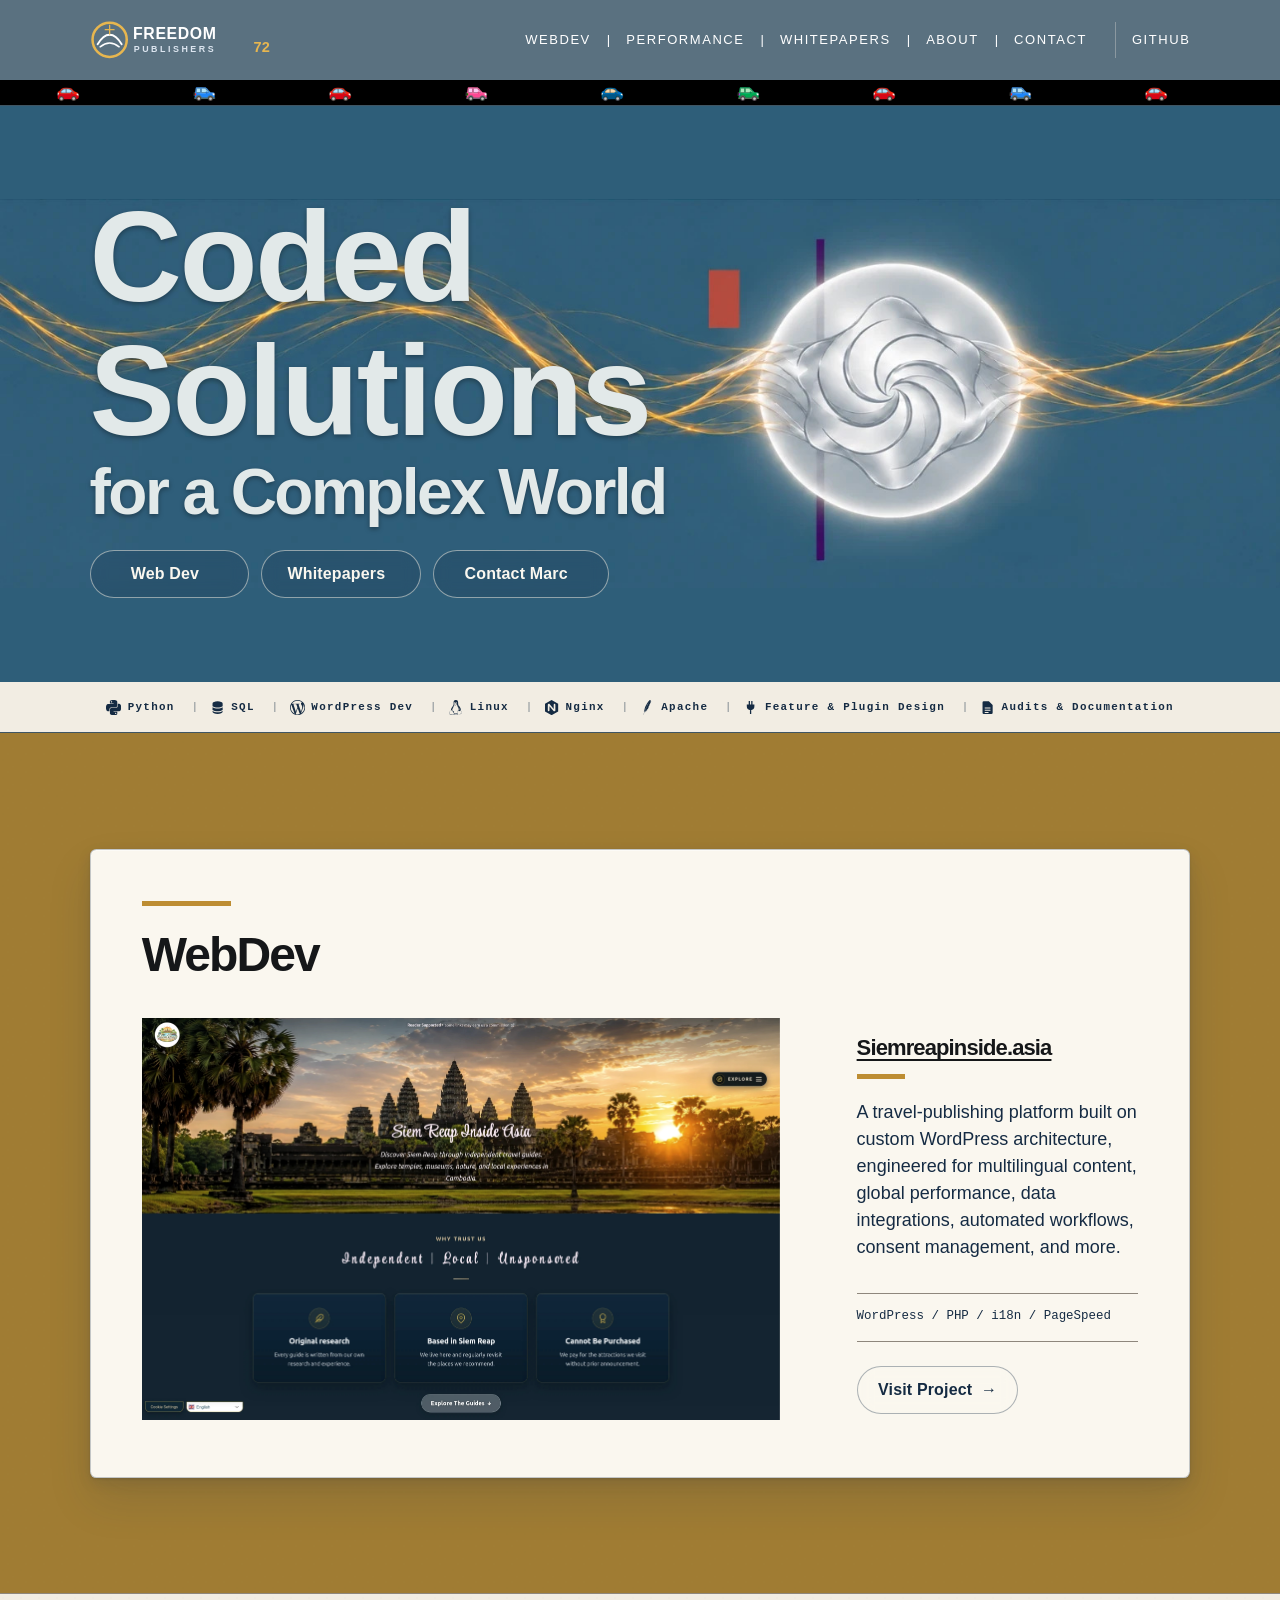
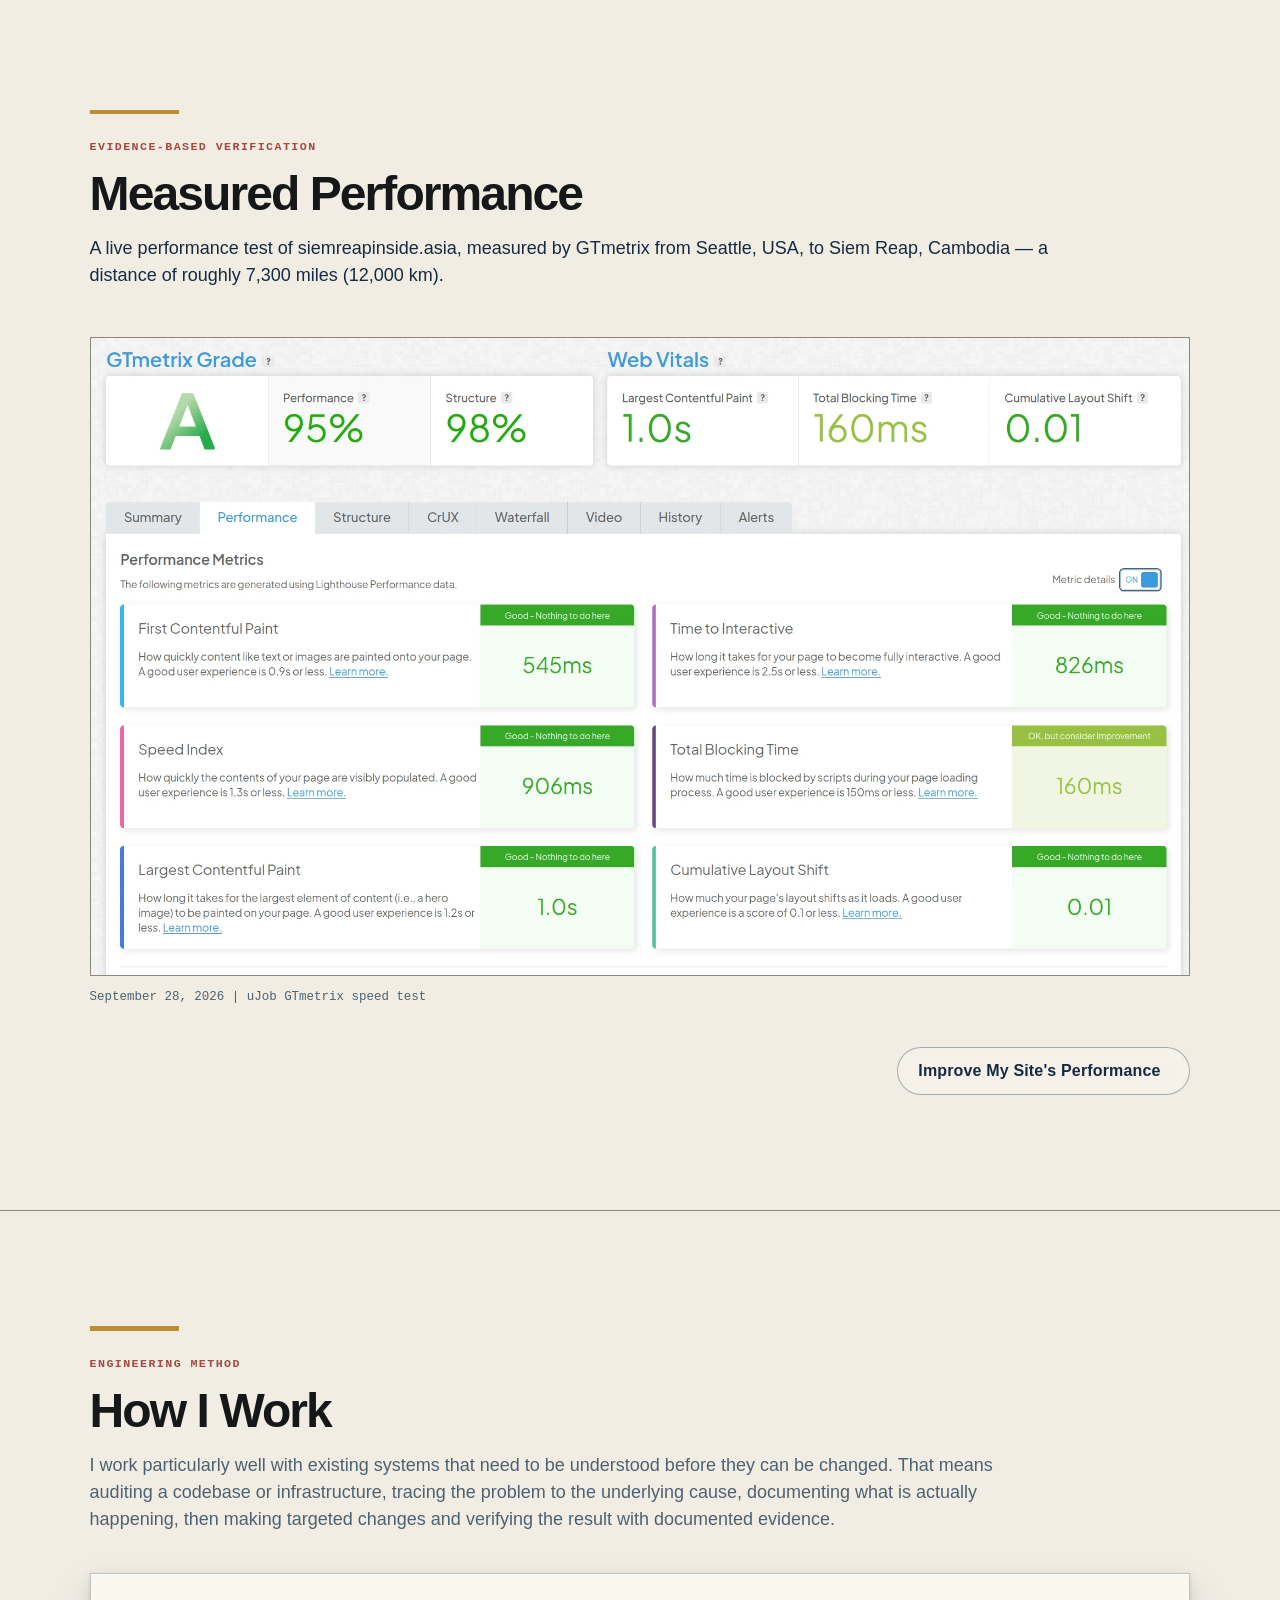
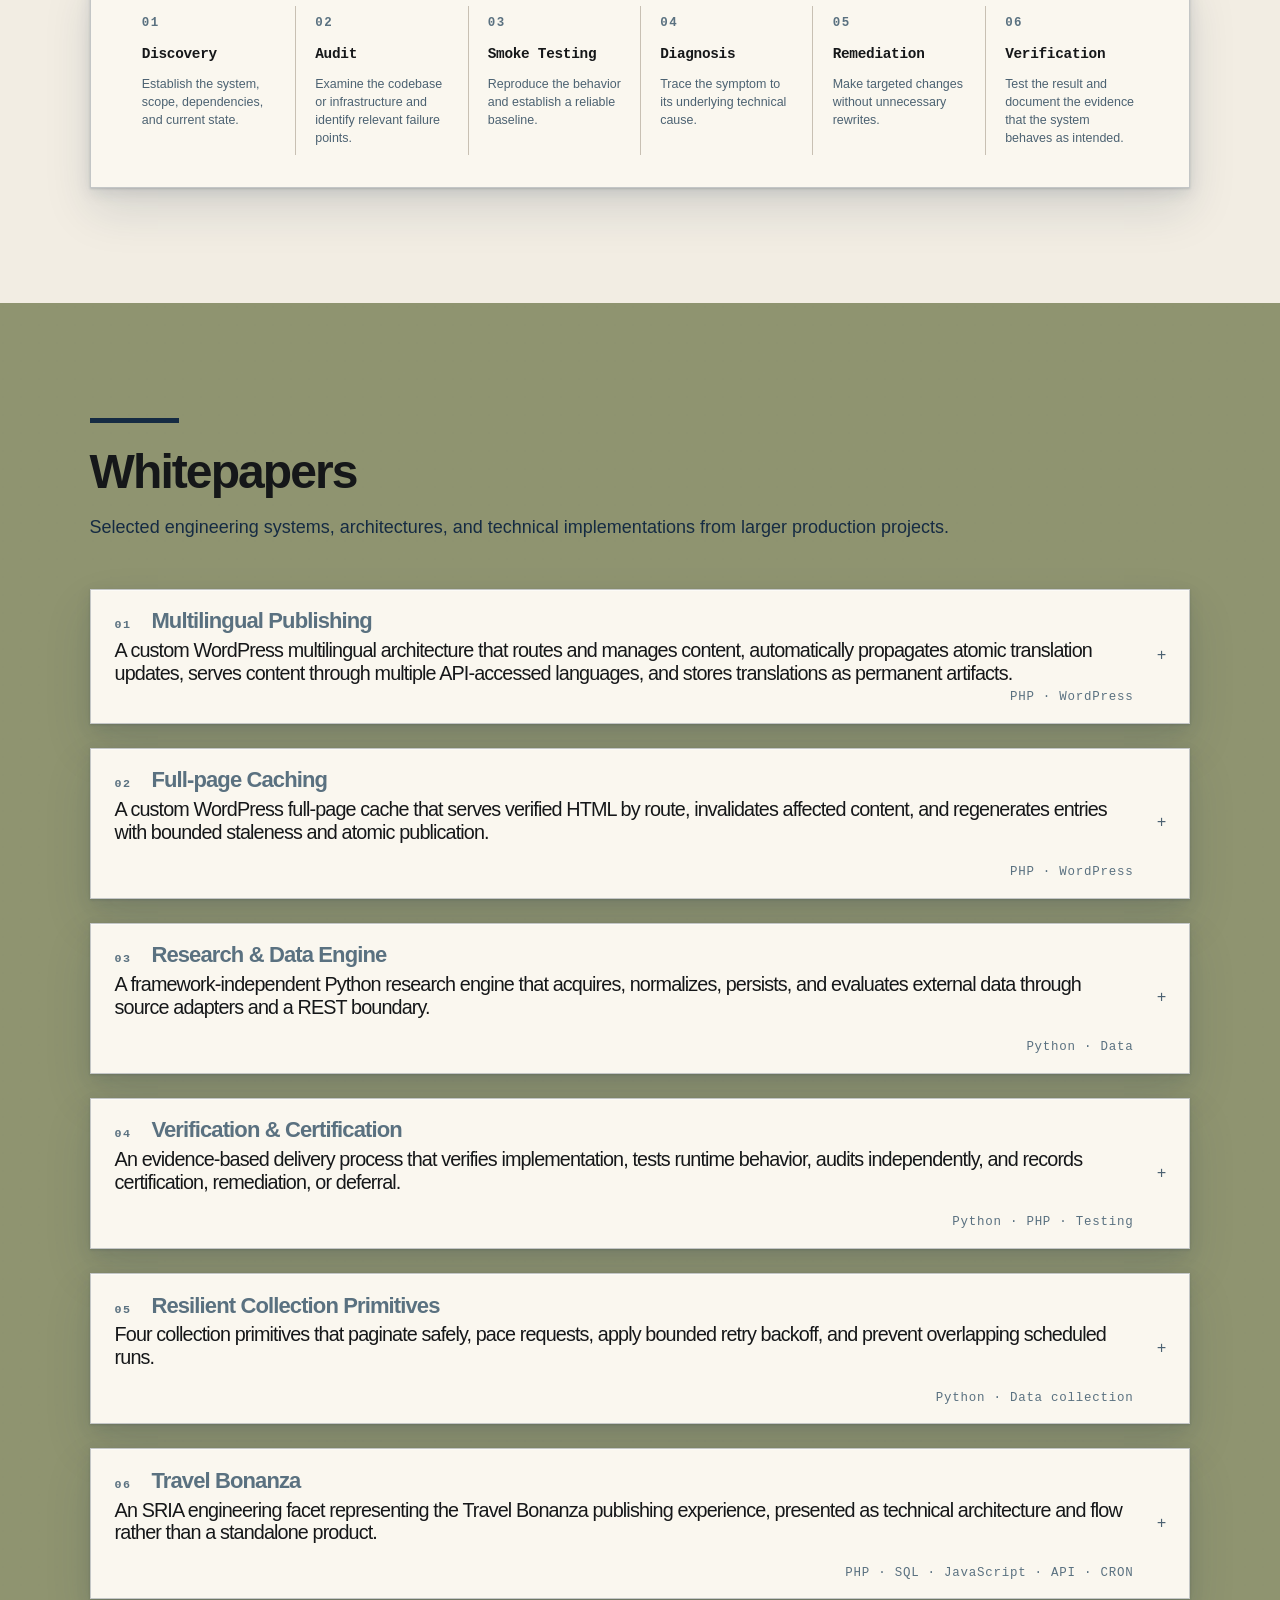
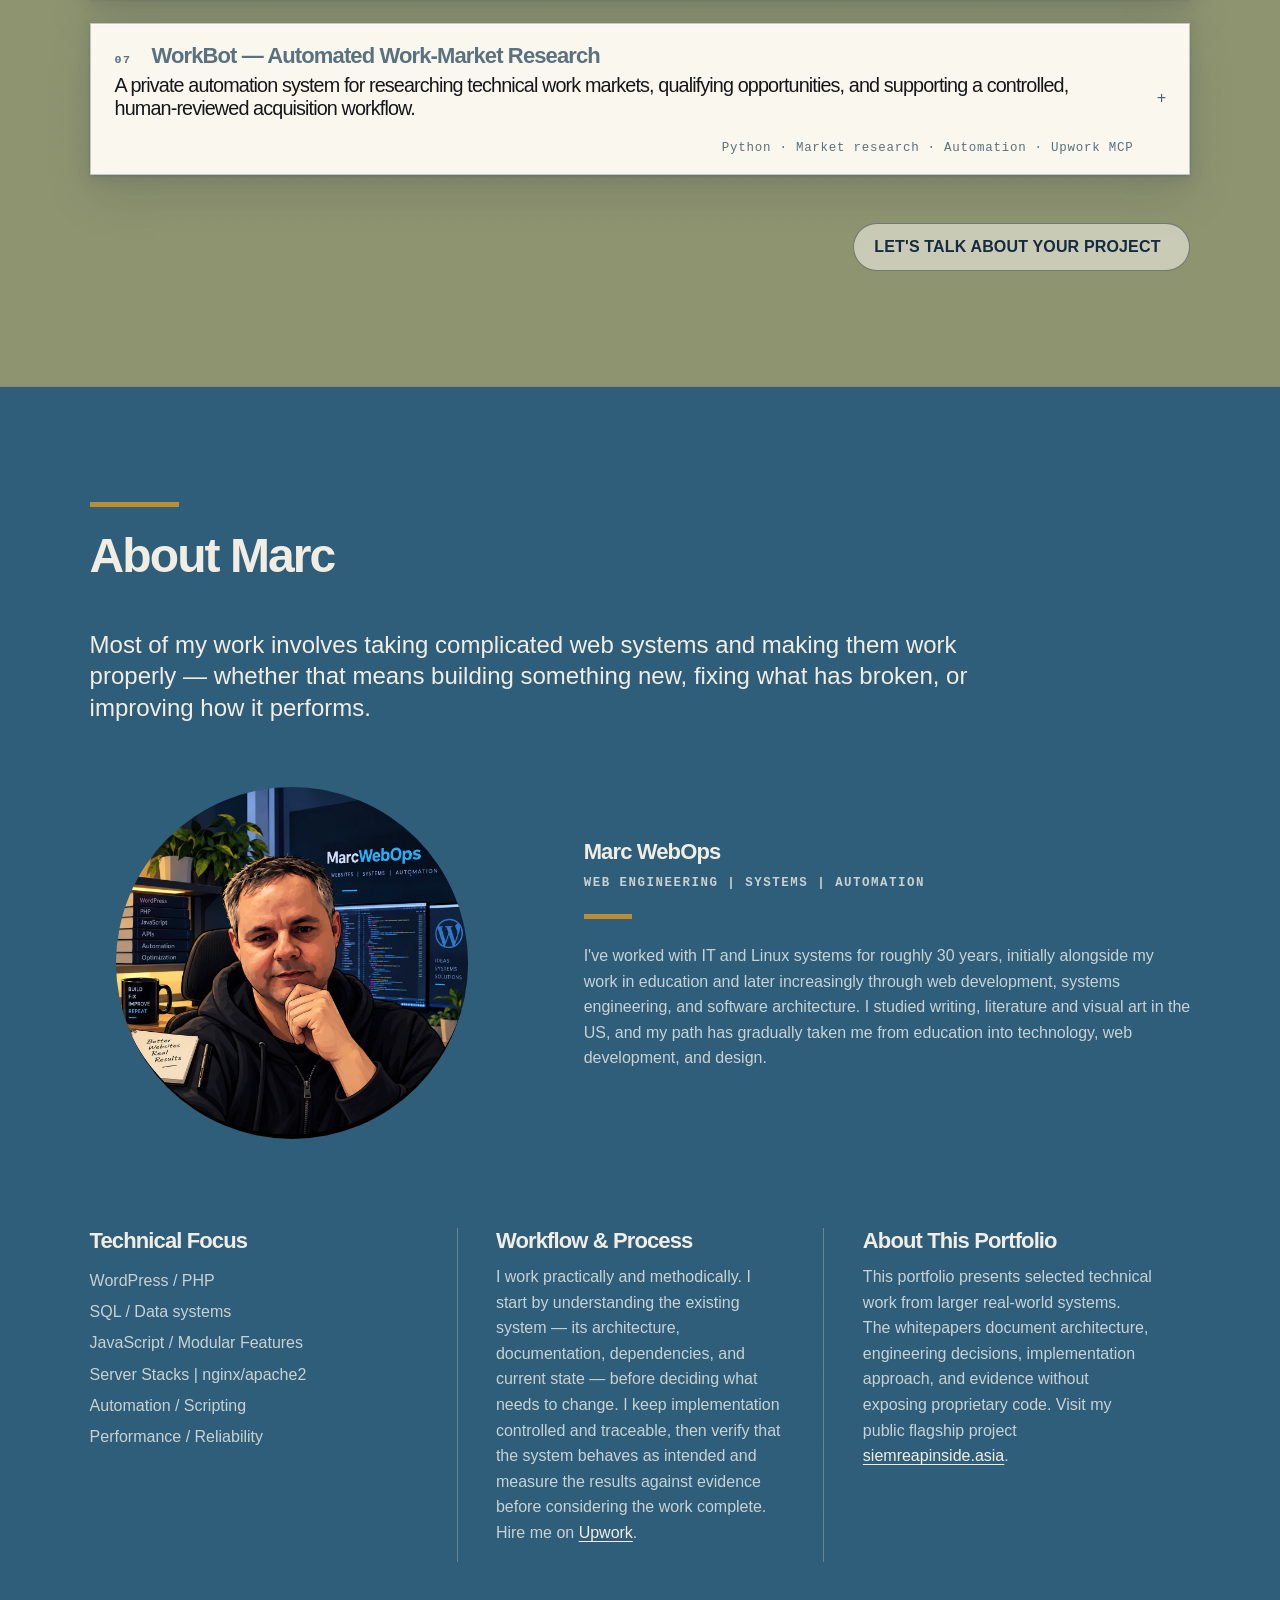
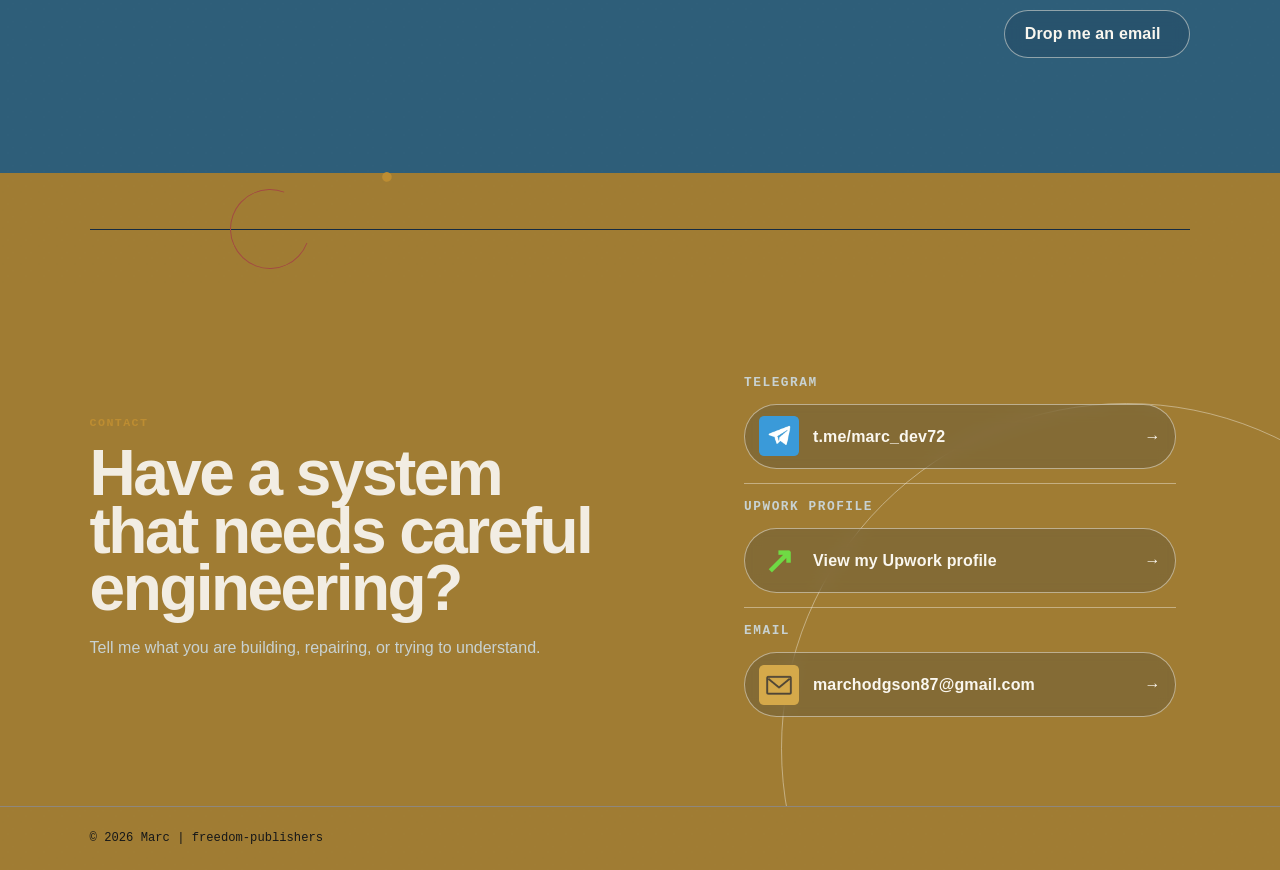
<file: index.html>
<!doctype html>
<html lang="en">

<head>
  <meta charset="utf-8">
  <meta name="viewport" content="width=device-width, initial-scale=1">
  <title>MarcWebOps — Web & Engine Development</title>
  <meta name="description"
    content="Marc is a web application engineer specializing in WordPress, PHP, Python, Linux infrastructure, automation, performance, and complex system troubleshooting.">

  <!-- Canonical and Open Graph URLs will be set when the production domain is confirmed. -->
  <meta property="og:title" content="MarcWebOps — Web Application Engineering">
  <meta property="og:description"
    content="Web application engineering, WordPress, PHP, Python, Linux infrastructure, automation, performance, and systems troubleshooting.">
  <meta property="og:type" content="website">
  <meta property="og:image" content="assets/images/portfolio_screenshot_sria.jpg">

  <meta name="twitter:card" content="summary_large_image">

  <link rel="stylesheet" href="assets/css/site.css">
  <script src="assets/js/site.js" defer></script>
</head>

<body>
  <a class="skip-link" href="#main">Skip to content</a>

  <header class="site-header">
    <div class="wrap header-inner">
      <a class="site-brand site-brand--freedom" href="index.html" aria-label="Freedom Publishers 72, home">
        <svg class="brand-logo" viewBox="0 0 300 72" role="img" aria-labelledby="brand-logo-title brand-logo-desc">
          <title id="brand-logo-title">Marc's Web Dev</title>
          <desc id="brand-logo-desc">Freedom Publishers 72 graphical wordmark</desc>
          <circle cx="31" cy="36" r="27" fill="none" stroke="#e7b64f" stroke-width="4"/>
          <path d="M12 43c6-10 13-15 19-15s13 5 19 15" fill="none" stroke="#fff" stroke-width="3" stroke-linecap="round"/>
          <path d="M16 47c5-4 10-6 15-6s10 2 15 6" fill="none" stroke="#fff" stroke-width="2.5" stroke-linecap="round"/>
          <path d="M31 13v14M24 20h14" stroke="#e7b64f" stroke-width="2" stroke-linecap="round"/>
          <text x="68" y="34" fill="#fff" font-family="Arial, sans-serif" font-size="25" font-weight="700" letter-spacing="1">FREEDOM</text>
          <text x="69" y="55" fill="#dce5ef" font-family="Arial, sans-serif" font-size="14" font-weight="600" letter-spacing="4">PUBLISHERS</text>
          <text x="258" y="55" fill="#e7b64f" font-family="Arial, sans-serif" font-size="23" font-weight="700">72</text>
        </svg>
      </a>
      <nav aria-label="Primary">
        <ul class="nav-list">
          <li class="nav-item"><a href="#work">WebDev</a><span class="nav-separator" aria-hidden="true">|</span></li>
          <li class="nav-item"><a href="#performance-evidence">Performance</a><span class="nav-separator"
              aria-hidden="true">|</span></li>
          <li class="nav-item"><a href="#systems">Whitepapers</a><span class="nav-separator" aria-hidden="true">|</span>
          </li>
          <li class="nav-item"><a href="#about">About</a><span class="nav-separator" aria-hidden="true">|</span>
          </li>
          <li class="nav-item"><a href="#contact">Contact</a></li>
          <li class="nav-external"><a href="https://github.com/freedompublishers72/portfolio" target="_blank"
              rel="noopener noreferrer" title="View the portfolio source on GitHub">GitHub<span class="sr-only"> (opens in a new tab)</span></a></li>
        </ul>
      </nav>
    </div>
    <div class="offer-ticker" role="region" aria-label="Offers">
      <div class="offer-ticker__viewport">
        <div class="offer-ticker__track" aria-hidden="true">
          <div class="offer-ticker__sequence">
            <span>🚗</span><span>🚙</span><span>🚗</span><span>🚙</span><span>🚗</span><span>🚙</span>
          </div>
          <div class="offer-ticker__sequence">
            <span>🚗</span><span>🚙</span><span>🚗</span><span>🚙</span><span>🚗</span><span>🚙</span>
          </div>
          <div class="offer-ticker__sequence">
            <span>🚗</span><span>🚙</span><span>🚗</span><span>🚙</span><span>🚗</span><span>🚙</span>
          </div>
          <div class="offer-ticker__sequence">
            <span>🚗</span><span>🚙</span><span>🚗</span><span>🚙</span><span>🚗</span><span>🚙</span>
          </div>
          <div class="offer-ticker__sequence">
            <span>🚗</span><span>🚙</span><span>🚗</span><span>🚙</span><span>🚗</span><span>🚙</span>
          </div>
          <div class="offer-ticker__sequence">
            <span>🚗</span><span>🚙</span><span>🚗</span><span>🚙</span><span>🚗</span><span>🚙</span>
          </div>
          <div class="offer-ticker__sequence">
            <span>🚗</span><span>🚙</span><span>🚗</span><span>🚙</span><span>🚗</span><span>🚙</span>
          </div>
          <div class="offer-ticker__sequence">
            <span>🚗</span><span>🚙</span><span>🚗</span><span>🚙</span><span>🚗</span><span>🚙</span>
          </div>
          <div class="offer-ticker__sequence">
            <span>🚗</span><span>🚙</span><span>🚗</span><span>🚙</span><span>🚗</span><span>🚙</span>
          </div>
          <div class="offer-ticker__sequence">
            <span>🚗</span><span>🚙</span><span>🚗</span><span>🚙</span><span>🚗</span><span>🚙</span>
          </div>
        </div>
      </div>
    </div>
  </header>

  <main id="main" class="wrap home-main home-main--simple">

    <section id="home" class="title-section portfolio-hero" aria-labelledby="page-title">
      <div class="portfolio-hero__copy">
        <h1 id="page-title"><span class="title-main">Coded Solutions</span><br><span class="title-line">for a Complex
            World</span></h1>
        <div class="portfolio-hero__offers">
          <a class="button portfolio-hero__action" href="#feature-heading">Web Dev <span aria-hidden="true"></span></a>
          <a class="button portfolio-hero__action" href="#systems-heading">Whitepapers <span
              aria-hidden="true"></span></a>
          <a class="button portfolio-hero__action" href="#contact">Contact Marc <span aria-hidden="true"></span></a>
        </div>
      </div>
    </section>

    <section class="capability-strip" aria-label="Technical capabilities">
      <ul class="tech-strip">
        <li class="tech-strip__item">
          <svg class="tech-strip__icon" viewBox="0 0 24 24" aria-hidden="true" focusable="false">
            <path
              d="M14.25.18l.9.2.73.26.59.3.45.32.34.34.25.34.16.33.1.3.04.26.02.2-.01.13V8.5l-.05.63-.13.55-.21.46-.26.38-.3.31-.33.25-.35.19-.35.14-.33.1-.3.07-.26.04-.21.02H8.77l-.69.05-.59.14-.5.22-.41.27-.33.32-.27.35-.2.36-.15.37-.1.35-.07.32-.04.27-.02.21v3.06H3.17l-.21-.03-.28-.07-.32-.12-.35-.18-.36-.26-.36-.36-.35-.46-.32-.59-.28-.73-.21-.88-.14-1.05-.05-1.23.06-1.22.16-1.04.24-.87.32-.71.36-.57.4-.44.42-.33.42-.24.4-.16.36-.1.32-.05.24-.01h.16l.06.01h8.16v-.83H6.18l-.01-2.75-.02-.37.05-.34.11-.31.17-.28.25-.26.31-.23.38-.2.44-.18.51-.15.58-.12.64-.1.71-.06.77-.04.84-.02 1.27.05zm-6.3 1.98l-.23.33-.08.41.08.41.23.34.33.22.41.09.41-.09.33-.22.23-.34.08-.41-.08-.41-.23-.33-.33-.22-.41-.09-.41.09zm13.09 3.95l.28.06.32.12.35.18.36.27.36.35.35.47.32.59.28.73.21.88.14 1.04.05 1.23-.06 1.23-.16 1.04-.24.86-.32.71-.36.57-.4.45-.42.33-.42.24-.4.16-.36.09-.32.05-.24.02-.16-.01h-8.22v.82h5.84l.01 2.76.02.36-.05.34-.11.31-.17.29-.25.25-.31.24-.38.2-.44.17-.51.15-.58.13-.64.09-.71.07-.77.04-.84.01-1.27-.04-1.07-.14-.9-.2-.73-.25-.59-.3-.45-.33-.34-.34-.25-.34-.16-.33-.1-.3-.04-.25-.02-.2.01-.13v-5.34l.05-.64.13-.54.21-.46.26-.38.3-.32.33-.24.35-.2.35-.14.33-.1.3-.06.26-.04.21-.02.13-.01h5.84l.69-.05.59-.14.5-.21.41-.28.33-.32.27-.35.2-.36.15-.36.1-.35.07-.32.04-.28.02-.21V6.07h2.09l.14.01zm-6.47 14.25l-.23.33-.08.41.08.41.23.33.33.23.41.08.41-.08.33-.23.23-.33.08-.41-.08-.41-.23-.33-.33-.23-.41-.08-.41.08z" />
          </svg>
          <span>Python</span>
        </li>
        <li class="tech-strip__item">
          <svg class="tech-strip__icon" viewBox="0 0 24 24" aria-hidden="true" focusable="false">
            <path fill-rule="evenodd"
              d="M12 2C7.59 2 4 3.57 4 5.5v13C4 20.43 7.59 22 12 22s8-1.57 8-3.5v-13C20 3.57 16.41 2 12 2zM4 9.7v1.7c1.9 1.35 4.9 2.05 8 2.05s6.1-.7 8-2.05V9.7c-1.9 1.35-4.9 2.05-8 2.05S5.9 11.05 4 9.7zm0 6v1.7c1.9 1.35 4.9 2.05 8 2.05s6.1-.7 8-2.05v-1.7c-1.9 1.35-4.9 2.05-8 2.05s-6.1-.7-8-2.05z" />
          </svg>
          <span>SQL</span>
        </li>
        <li class="tech-strip__item">
          <svg class="tech-strip__icon" viewBox="0 0 24 24" aria-hidden="true" focusable="false">
            <path
              d="M21.469 6.825c.84 1.537 1.318 3.3 1.318 5.175 0 3.979-2.156 7.456-5.363 9.325l3.295-9.527c.615-1.54.82-2.771.82-3.864 0-.405-.026-.78-.07-1.11m-7.981.105c.647-.03 1.232-.105 1.232-.105.582-.075.514-.93-.067-.899 0 0-1.755.135-2.88.135-1.064 0-2.85-.15-2.85-.15-.585-.03-.661.855-.075.885 0 0 .54.061 1.125.09l1.68 4.605-2.37 7.08L5.354 6.9c.649-.03 1.234-.1 1.234-.1.585-.075.516-.93-.065-.896 0 0-1.746.138-2.874.138-.2 0-.438-.008-.69-.015C4.911 3.15 8.235 1.215 12 1.215c2.809 0 5.365 1.072 7.286 2.833-.046-.003-.091-.009-.141-.009-1.06 0-1.812.923-1.812 1.914 0 .89.513 1.643 1.06 2.531.411.72.89 1.643.89 2.977 0 .915-.354 1.994-.821 3.479l-1.075 3.585-3.9-11.61.001.014zM12 22.784c-1.059 0-2.081-.153-3.048-.437l3.237-9.406 3.315 9.087c.024.053.05.101.078.149-1.12.393-2.325.609-3.582.609M1.211 12c0-1.564.336-3.05.935-4.39L7.29 21.709C3.694 19.96 1.212 16.271 1.211 12M12 0C5.385 0 0 5.385 0 12s5.385 12 12 12 12-5.385 12-12S18.615 0 12 0" />
          </svg>
          <span>WordPress Dev</span>
        </li>
        <li class="tech-strip__item">
          <svg class="tech-strip__icon" viewBox="0 0 24 24" aria-hidden="true" focusable="false">
            <path
              d="M12.504 0c-.155 0-.315.008-.48.021-4.226.333-3.105 4.807-3.17 6.298-.076 1.092-.3 1.953-1.05 3.02-.885 1.051-2.127 2.75-2.716 4.521-.278.832-.41 1.684-.287 2.489a.424.424 0 00-.11.135c-.26.268-.45.6-.663.839-.199.199-.485.267-.797.4-.313.136-.658.269-.864.68-.09.189-.136.394-.132.602 0 .199.027.4.055.536.058.399.116.728.04.97-.249.68-.28 1.145-.106 1.484.174.334.535.47.94.601.81.2 1.91.135 2.774.6.926.466 1.866.67 2.616.47.526-.116.97-.464 1.208-.946.587-.003 1.23-.269 2.26-.334.699-.058 1.574.267 2.577.2.025.134.063.198.114.333l.003.003c.391.778 1.113 1.132 1.884 1.071.771-.06 1.592-.536 2.257-1.306.631-.765 1.683-1.084 2.378-1.503.348-.199.629-.469.649-.853.023-.4-.2-.811-.714-1.376v-.097l-.003-.003c-.17-.2-.25-.535-.338-.926-.085-.401-.182-.786-.492-1.046h-.003c-.059-.054-.123-.067-.188-.135a.357.357 0 00-.19-.064c.431-1.278.264-2.55-.173-3.694-.533-1.41-1.465-2.638-2.175-3.483-.796-1.005-1.576-1.957-1.56-3.368.026-2.152.236-6.133-3.544-6.139zm.529 3.405h.013c.213 0 .396.062.584.198.19.135.33.332.438.533.105.259.158.459.166.724 0-.02.006-.04.006-.06v.105a.086.086 0 01-.004-.021l-.004-.024a1.807 1.807 0 01-.15.706.953.953 0 01-.213.335.71.71 0 00-.088-.042c-.104-.045-.198-.064-.284-.133a1.312 1.312 0 00-.22-.066c.05-.06.146-.133.183-.198.053-.128.082-.264.088-.402v-.02a1.21 1.21 0 00-.061-.4c-.045-.134-.101-.2-.183-.333-.084-.066-.167-.132-.267-.132h-.016c-.093 0-.176.03-.262.132a.8.8 0 00-.205.334 1.18 1.18 0 00-.09.4v.019c.002.089.008.179.02.267-.193-.067-.438-.135-.607-.202a1.635 1.635 0 01-.018-.2v-.02a1.772 1.772 0 01.15-.768c.082-.22.232-.406.43-.533a.985.985 0 01.594-.2zm-2.962.059h.036c.142 0 .27.048.399.135.146.129.264.288.344.465.09.199.14.4.153.667v.004c.007.134.006.2-.002.266v.08c-.03.007-.056.018-.083.024-.152.055-.274.135-.393.2.012-.09.013-.18.003-.267v-.015c-.012-.133-.04-.2-.082-.333a.613.613 0 00-.166-.267.248.248 0 00-.183-.064h-.021c-.071.006-.13.04-.186.132a.552.552 0 00-.12.27.944.944 0 00-.023.33v.015c.012.135.037.2.08.334.046.134.098.2.166.268.01.009.02.018.034.024-.07.057-.117.07-.176.136a.304.304 0 01-.131.068 2.62 2.62 0 01-.275-.402 1.772 1.772 0 01-.155-.667 1.759 1.759 0 01.08-.668 1.43 1.43 0 01.283-.535c.128-.133.26-.2.418-.2zm1.37 1.706c.332 0 .733.065 1.216.399.293.2.523.269 1.052.468h.003c.255.136.405.266.478.399v-.131a.571.571 0 01.016.47c-.123.31-.516.643-1.063.842v.002c-.268.135-.501.333-.775.465-.276.135-.588.292-1.012.267a1.139 1.139 0 01-.448-.067 3.566 3.566 0 01-.322-.198c-.195-.135-.363-.332-.612-.465v-.005h-.005c-.4-.246-.616-.512-.686-.71-.07-.268-.005-.47.193-.6.224-.135.38-.271.483-.336.104-.074.143-.102.176-.131h.002v-.003c.169-.202.436-.47.839-.601.139-.036.294-.065.466-.065zm2.8 2.142c.358 1.417 1.196 3.475 1.735 4.473.286.534.855 1.659 1.102 3.024.156-.005.33.018.513.064.646-1.671-.546-3.467-1.089-3.966-.22-.2-.232-.335-.123-.335.59.534 1.365 1.572 1.646 2.757.13.535.16 1.104.021 1.67.067.028.135.06.205.067 1.032.534 1.413.938 1.23 1.537v-.043c-.06-.003-.12 0-.18 0h-.016c.151-.467-.182-.825-1.065-1.224-.915-.4-1.646-.336-1.77.465-.008.043-.013.066-.018.135-.068.023-.139.053-.209.064-.43.268-.662.669-.793 1.187-.13.533-.17 1.156-.205 1.869v.003c-.02.334-.17.838-.319 1.35-1.5 1.072-3.58 1.538-5.348.334a2.645 2.645 0 00-.402-.533 1.45 1.45 0 00-.275-.333c.182 0 .338-.03.465-.067a.615.615 0 00.314-.334c.108-.267 0-.697-.345-1.163-.345-.467-.931-.995-1.788-1.521-.63-.4-.986-.87-1.15-1.396-.165-.534-.143-1.085-.015-1.645.245-1.07.873-2.11 1.274-2.763.107-.065.037.135-.408.974-.396.751-1.14 2.497-.122 3.854a8.123 8.123 0 01.647-2.876c.564-1.278 1.743-3.504 1.836-5.268.048.036.217.135.289.202.218.133.38.333.59.465.21.201.477.335.876.335.039.003.075.006.11.006.412 0 .73-.134.997-.268.29-.134.52-.334.74-.4h.005c.467-.135.835-.402 1.044-.7zm2.185 8.958c.037.6.343 1.245.882 1.377.588.134 1.434-.333 1.791-.765l.211-.01c.315-.007.577.01.847.268l.003.003c.208.199.305.53.391.876.085.4.154.78.409 1.066.486.527.645.906.636 1.14l.003-.007v.018l-.003-.012c-.015.262-.185.396-.498.595-.63.401-1.746.712-2.457 1.57-.618.737-1.37 1.14-2.036 1.191-.664.053-1.237-.2-1.574-.898l-.005-.003c-.21-.4-.12-1.025.056-1.69.176-.668.428-1.344.463-1.897.037-.714.076-1.335.195-1.814.12-.465.308-.797.641-.984l.045-.022zm-10.814.049h.01c.053 0 .105.005.157.014.376.055.706.333 1.023.752l.91 1.664.003.003c.243.533.754 1.064 1.189 1.637.434.598.77 1.131.729 1.57v.006c-.057.744-.48 1.148-1.125 1.294-.645.135-1.52.002-2.395-.464-.968-.536-2.118-.469-2.857-.602-.369-.066-.61-.2-.723-.4-.11-.2-.113-.602.123-1.23v-.004l.002-.003c.117-.334.03-.752-.027-1.118-.055-.401-.083-.71.043-.94.16-.334.396-.4.69-.533.294-.135.64-.202.915-.47h.002v-.002c.256-.268.445-.601.668-.838.19-.201.38-.336.663-.336zm7.159-9.074c-.435.201-.945.535-1.488.535-.542 0-.97-.267-1.28-.466-.154-.134-.28-.268-.373-.335-.164-.134-.144-.333-.074-.333.109.016.129.134.199.2.096.066.215.2.36.333.292.2.68.467 1.167.467.485 0 1.053-.267 1.398-.466.195-.135.445-.334.648-.467.156-.136.149-.267.279-.267.128.016.034.134-.147.332a8.097 8.097 0 01-.69.468zm-1.082-1.583V5.64c-.006-.02.013-.042.029-.05.074-.043.18-.027.26.004.063 0 .16.067.15.135-.006.049-.085.066-.135.066-.055 0-.092-.043-.141-.068-.052-.018-.146-.008-.163-.065zm-.551 0c-.02.058-.113.049-.166.066-.047.025-.086.068-.14.068-.05 0-.13-.02-.136-.068-.01-.066.088-.133.15-.133.08-.031.184-.047.259-.005.019.009.036.03.03.05v.02h.003z" />
          </svg>
          <span>Linux</span>
        </li>
        <li class="tech-strip__item">
          <svg class="tech-strip__icon" viewBox="0 0 24 24" aria-hidden="true" focusable="false">
            <path
              d="M12 0L1.605 6v12L12 24l10.395-6V6L12 0zm6 16.59c0 .705-.646 1.29-1.529 1.29-.631 0-1.351-.255-1.801-.81l-6-7.141v6.66c0 .721-.57 1.29-1.274 1.29H7.32c-.721 0-1.29-.6-1.29-1.29V7.41c0-.705.63-1.29 1.5-1.29.646 0 1.38.255 1.83.81l5.97 7.141V7.41c0-.721.6-1.29 1.29-1.29h.075c.72 0 1.29.6 1.29 1.29v9.18H18z" />
          </svg>
          <span>Nginx</span>
        </li>
        <li class="tech-strip__item">
          <svg class="tech-strip__icon" viewBox="0 0 24 24" aria-hidden="true" focusable="false">
            <path
              d="M17.805 2.197v.066h.156v.44h.072v-.44h.156v-.066zm.9 0l-.175.353-.172-.353h-.087v.506h.067V2.3l.172.35h.045l.172-.35v.404h.066v-.506zm-4.257 1c-.204.31-.424.66-.66 1.06l-.04.062a44.457 44.457 0 00-1.265 2.29c-.187.36-.38.742-.577 1.146l2.267-.25c.66-.302.955-.578 1.242-.976a15.5 15.5 0 00.23-.342c.23-.363.46-.763.663-1.16.197-.386.37-.767.505-1.11.083-.22.15-.422.198-.6.042-.158.074-.307.1-.45-.884.15-1.965.295-2.668.33zM11.894 7.78l-.077.16c-.078.16-.157.32-.236.488-.086.18-.172.364-.26.552l-.132.287a75.265 75.265 0 00-1.427 3.3c-.163.397-.327.807-.493 1.23-.15.38-.297.765-.45 1.164l-.02.06c-.15.396-.3.802-.453 1.22l-.01.027.72-.08a.213.213 0 01-.042-.006c.863-.106 2.01-.75 2.75-1.547.342-.367.652-.8.94-1.306.213-.377.413-.795.604-1.258.168-.405.328-.843.48-1.318-.196.105-.423.18-.673.235a2.184 2.184 0 01-.273.046c.806-.31 1.314-.905 1.683-1.64a2.816 2.816 0 01-.968.428c-.06.012-.116.022-.174.03l-.043.006h.002c.278-.118.514-.248.718-.403a2.571 2.571 0 00.637-.698l.063-.104.077-.154a8.107 8.107 0 00.367-.85l.03-.088a3.04 3.04 0 00.123-.463.733.733 0 01-.094.065c-.243.145-.66.277-.996.34l.663-.074-.664.073h-.017l-.1.017c.006-.003.01-.006.017-.008l-2.265.25-.013.022zM8.27 16.45c-.117.323-.236.654-.355.992l-.005.015c-.016.046-.032.094-.05.142-.08.227-.15.432-.31.9.264.12.475.435.675.793a1.44 1.44 0 00-.466-.99c1.293.06 2.41-.27 2.99-1.217.05-.084.096-.173.14-.268-.26.333-.59.474-1.2.44 0 0-.004 0-.005.002l.004-.002c.9-.404 1.354-.79 1.754-1.433.094-.153.186-.32.28-.503-.788.81-1.702 1.04-2.664.865l-.72.078a6.43 6.43 0 00-.067.183zM15.42.112c-.376.222-1 .85-1.748 1.763l.686 1.294c.48-.687.97-1.307 1.462-1.836l.058-.062c-.02.02-.04.04-.057.062-.16.176-.644.74-1.375 1.863.703-.035 1.784-.18 2.666-.33.262-1.47-.258-2.142-.258-2.142s-.66-1.07-1.436-.61zm-3.084 6.402a40.253 40.253 0 011.306-2.26l.04-.064c.224-.352.45-.693.677-1.02l-.685-1.293-.157.192c-.197.245-.403.51-.613.79a39.853 39.853 0 00-2.016 2.97l-.022.038.893 1.763c.19-.378.38-.752.575-1.118zm-3.73 8.32c.158-.406.319-.81.483-1.225.156-.394.32-.79.484-1.19a91.133 91.133 0 011.6-3.604l.205-.424c.12-.243.237-.485.36-.724a.125.125 0 01.02-.04l-.895-1.763-.044.07c-.207.34-.414.687-.617 1.042a38.056 38.056 0 00-1.092 2.04l-.094.193a24.573 24.573 0 00-1.258 3.087 18.492 18.492 0 00-.52 1.997l.896 1.77c.117-.317.24-.638.364-.963zm-1.376-.476a13.38 13.38 0 00-.234 1.692c0 .02-.004.04-.005.06-.28-.45-1.03-.888-1.026-.884.537.778.944 1.55 1.005 2.31-.29.058-.684-.027-1.14-.195.475.436.83.556.97.588-.434.03-.89.328-1.346.67.668-.27 1.21-.38 1.596-.29-.61 1.74-1.23 3.655-1.843 5.69a.538.538 0 00.364-.354c.11-.368.84-2.786 1.978-5.965l.097-.27.028-.078c.12-.332.246-.672.374-1.02l.09-.237v-.004L7.24 14.3c-.003.02-.01.04-.012.06z" />
          </svg>
          <span>Apache</span>
        </li>
        <li class="tech-strip__item">
          <svg class="tech-strip__icon" viewBox="0 0 24 24" aria-hidden="true" focusable="false">
            <path d="M9 1.5h2V7H9zM13 1.5h2V7h-2zM6 7h12v3a6 6 0 01-6 6 6 6 0 01-6-6V7zM11 16h2v6h-2z" />
          </svg>
          <span>Feature &amp; Plugin Design</span>
        </li>
        <li class="tech-strip__item">
          <svg class="tech-strip__icon" viewBox="0 0 24 24" aria-hidden="true" focusable="false">
            <path fill-rule="evenodd"
              d="M6 2h8l6 6v12a2 2 0 01-2 2H6a2 2 0 01-2-2V4a2 2 0 012-2zM7.5 12h9v1.5h-9zM7.5 15.5h9V17h-9zM7.5 19h6v1.5h-6z" />
          </svg>
          <span>Audits &amp; Documentation</span>
        </li>
      </ul>
    </section>

    <section id="work" class="feature-section" aria-labelledby="feature-heading">
      <article class="feature-project elevated">
        <div class="simple-section-heading">
          <h2 id="feature-heading">WebDev</h2>
        </div>

        <div class="feature-project-image">
          <a class="feature-project-image-link" href="https://siemreapinside.asia/" target="_blank"
            rel="noopener noreferrer" aria-label="Visit siemreapinside.asia project (opens in a new tab)">
            <img src="assets/images/portfolio_screenshot_sria.jpg"
              alt="Siem Reap Inside Asia homepage with Angkor Wat at sunset" width="2559" height="1612">
          </a>
        </div>
        <div class="feature-project-copy">
          <h3><a href="https://siemreapinside.asia">Siemreapinside.asia</a></h3>
          <p>A travel-publishing platform built on custom WordPress architecture, engineered for multilingual content,
            global performance, data integrations, automated workflows, consent management, and more.</p>
          <p class="project-facts">WordPress / PHP / i18n / PageSpeed</p>
          <a class="button text-link" href="https://siemreapinside.asia/" target="_blank"
            rel="noopener noreferrer">Visit
            Project <span aria-hidden="true">→</span><span class="sr-only"> (opens in a new tab)</span></a>
        </div>
      </article>
    </section>

    <section id="performance-evidence" class="performance-evidence-section"
      aria-labelledby="performance-evidence-heading">
      <div class="simple-section-heading performance-evidence-heading">
        <p class="eyebrow">Evidence-based Verification</p>
        <h2 id="performance-evidence-heading">Measured Performance</h2>
        <p>A live performance test of siemreapinside.asia, measured by GTmetrix from Seattle, USA, to Siem Reap, Cambodia — a distance of roughly 7,300 miles (12,000 km).</p>
      </div>



      <figure class="performance-evidence-figure">
        <img src="assets/images/gtmetrix_speedtest_3.webp"
          alt="GTmetrix speed test evidence for uJob."
          width="1307" height="439">
        <figcaption>September 28, 2026 | uJob GTmetrix speed test</figcaption>
      </figure>
      <a class="button performance-evidence-cta" href="#contact">Improve My Site's Performance <span aria-hidden="true"></span></a>
    </section>

    <section id="workflow" class="workflow-section" aria-labelledby="workflow-heading">
      <div class="simple-section-heading">
        <p class="eyebrow">Engineering Method</p>
        <h2 id="workflow-heading">How I Work</h2>
        <p>I work particularly well with existing systems that need to be understood before they can be changed. That means auditing a codebase or infrastructure, tracing the problem to the underlying cause, documenting what is actually happening, then making targeted changes and verifying the result with documented evidence.</p>
      </div>

      <div class="workflow elevated" aria-label="Engineering workflow">
        <ol class="workflow__steps">
          <li><span class="workflow__number">01</span><strong>Discovery</strong><span>Establish the system, scope, dependencies, and current state.</span></li>
          <li><span class="workflow__number">02</span><strong>Audit</strong><span>Examine the codebase or infrastructure and identify relevant failure points.</span></li>
          <li><span class="workflow__number">03</span><strong>Smoke Testing</strong><span>Reproduce the behavior and establish a reliable baseline.</span></li>
          <li><span class="workflow__number">04</span><strong>Diagnosis</strong><span>Trace the symptom to its underlying technical cause.</span></li>
          <li><span class="workflow__number">05</span><strong>Remediation</strong><span>Make targeted changes without unnecessary rewrites.</span></li>
          <li><span class="workflow__number">06</span><strong>Verification</strong><span>Test the result and document the evidence that the system behaves as intended.</span></li>
        </ol>
      </div>
    </section>

    <section id="systems" class="systems-section" aria-labelledby="systems-heading">
      <div class="simple-section-heading">
        <h2 id="systems-heading">Whitepapers</h2>
        <p>Selected engineering systems, architectures, and technical implementations from larger production projects.
        </p>
      </div>

      <div class="case-study-list">

        <details class="case-study elevated">
          <summary class="case-study__summary">
            <span class="case-study__index">01</span>
            <span id="whitepaper-multilingual" class="case-study__name">Multilingual Publishing</span>
            <span class="accordion-description">A custom WordPress multilingual architecture that routes and manages
              content, automatically propagates atomic translation updates, serves content through multiple API-accessed
              languages, and stores translations as permanent artifacts.</span>
            <span class="case-study__meta">PHP · WordPress</span>
          </summary>
          <div class="case-study__body">
            <div id="multi-publishing-content" class="case-study__full">
              <nav class="case-study__toc" aria-label="Multilingual publishing contents">
                <p class="case-study__toc-title">Contents</p>
                <ul>
                  <li><a href="#multi-context-heading">Context</a></li>
                  <li><a href="#multi-problem-heading">Problem</a></li>
                  <li><a href="#multi-constraints-heading">Constraints</a></li>
                  <li><a href="#multi-architecture-heading">Architecture</a></li>
                  <li><a href="#multi-outcome-heading">Outcome</a></li>
                  <li><a href="#multi-demo-heading">Sanitized code examples</a></li>
                  <li><a href="#multi-verification-heading">Verification</a></li>
                  <li><a href="#multi-limits-heading">Limits</a></li>
                </ul>
              </nav>

              <section class="case-study__section" aria-labelledby="multi-context-heading">
                <h2 id="multi-context-heading">Context</h2>
                <p>
                  The system is a production multilingual publishing platform: a
                  content-heavy WordPress site publishing English and additional
                  languages, including non-Latin scripts.
                </p>
                <p>
                  URLs identify a language, requests resolve to the correct
                  translation, listings and feeds remain language-scoped, and
                  editors use a managed translation workflow rather than
                  hand-edited duplicates.
                </p>
              </section>

              <section class="case-study__section" aria-labelledby="multi-problem-heading">
                <h2 id="multi-problem-heading">Problem</h2>
                <p>WordPress does not natively provide the properties this system needed:</p>
                <ul>
                  <li><strong>Language-prefixed routing.</strong> Language paths resolve to that language while plain
                    URLs continue serving the default language.</li>
                  <li><strong>Translation resolution.</strong> A language and path resolve to the correct translation,
                    including controlled review drafts.</li>
                  <li><strong>Native-language slugs.</strong> Percent-encoded Unicode slugs work through WordPress
                    permalink handling.</li>
                  <li><strong>Query separation.</strong> Archives, feeds, and listings remain inside the request
                    language.</li>
                </ul>
              </section>

              <section class="case-study__section" aria-labelledby="multi-constraints-heading">
                <h2 id="multi-constraints-heading">Constraints</h2>
                <ul>
                  <li>Draft translations can exist pending review, but draft access must remain controlled.</li>
                  <li>An explicit URL prefix always wins; <code>Accept-Language</code> is used only without a language
                    signal and only for existing translations.</li>
                  <li>Routing excludes administration, REST, login, cron, feed internals, and static assets.</li>
                  <li>Only approved deployed languages may be routed; an arbitrary two-letter prefix is not a language.
                  </li>
                </ul>
              </section>

              <section class="case-study__section" aria-labelledby="multi-architecture-heading">
                <h2 id="multi-architecture-heading">Architecture</h2>
                <p>
                  A dedicated WordPress request pipeline establishes language
                  context early, resolves native-language slugs and translations,
                  and constrains later queries before rendering and page caching.
                </p>
                <p>
                  Editorial operations are separated from request resolution:
                  translation jobs, field-level content, operation logging,
                  translation memory with field-level hashing, provider
                  integration, WP-CLI batch processing, locale switching, and a
                  custom administration interface.
                </p>
                <ul>
                  <li><strong>Router and context.</strong> Prefix detection establishes one request-language source of
                    truth.</li>
                  <li><strong>Resolver and query enforcer.</strong> Translated posts and language-scoped listings are
                    selected before rendering.</li>
                  <li><strong>Slug handling.</strong> Native Unicode slugs are stored and resolved in WordPress's
                    encoded form.</li>
                  <li><strong>Staleness control.</strong> Field hashes identify changed source text without invalidating
                    whole posts.</li>
                  <li><strong>Fallback policy.</strong> Browser language is an allowlisted fallback; explicit prefixes
                    remain canonical and unambiguous.</li>
                  <li><strong>Controlled drafts.</strong> Review translations are resolved through query-layer rules
                    without changing stored post status.</li>
                </ul>

                <figure class="diagram diagram-system">
                  <img src="assets/images/flowcharts/diagram-multilingual.webp"
                    alt="Multilingual publishing architecture flowchart showing three ways language is chosen: a language URL resolves directly to that language; an English URL uses browser language automatically or remains English; and a manual translation selector can be used from either location. The resolved language then determines translated content and query scope before WordPress delivers the localized response."
                    loading="lazy">
                  <figcaption>Language selection and routing: language URLs resolve directly, English URLs can use
                    browser language automatically or remain English, and the manual translation selector is an optional
                    visitor control.</figcaption>
                </figure>
              </section>

              <section class="case-study__section" aria-labelledby="multi-outcome-heading">
                <h2 id="multi-outcome-heading">Outcome</h2>
                <p>
                  The resulting subsystem combines language routing, translation
                  resolution, language-scoped queries, editorial translation
                  operations, provider integration, batch tooling, and
                  administration inside one testable WordPress architecture.
                </p>
              </section>

              <section class="case-study__section" aria-labelledby="multi-demo-heading">
                <h2 id="multi-demo-heading">Sanitized code examples</h2>
                <p>
                  These two public-safe examples isolate representative
                  engineering patterns from the larger private system. The
                  complete source and tests remain available through the linked
                  files.
                </p>
                <ul>
                  <li>
                    <strong>Protected-token translation validator.</strong>
                    Verifies that protected URLs, shortcodes, and entities survive
                    machine translation before reconstruction, checking missing,
                    extra, duplicate, and altered markers.
                    <a href="examples/protected-token-validator/README.md">Overview</a>,
                    <a href="examples/protected-token-validator/token_validator.php">source</a>,
                    <a href="examples/protected-token-validator/test_token_validator.php">tests</a>.
                  </li>
                  <li>
                    <strong>Accept-Language locale matcher.</strong>
                    Negotiates an HTTP language header against an allowlist,
                    handling q-values, q=0 rejection, region subtags, stable
                    tie-breaking, and default-language fallback.
                    <a href="examples/accept-language-matcher/README.md">Overview</a>,
                    <a href="examples/accept-language-matcher/accept_language.php">source</a>,
                    <a href="examples/accept-language-matcher/test_accept_language.php">tests</a>.
                  </li>
                </ul>
              </section>

              <section id="multi-verification-heading" class="case-study__section"
                aria-labelledby="multi-verification-title">
                <h2 id="multi-verification-title">Verification</h2>
                <p>Evidence held in the private project record includes:</p>
                <ul>
                  <li>The documented architecture comprises approximately <strong>15,700 lines</strong> across
                    approximately 30 component classes.</li>
                  <li>More than 25 dedicated multilingual test files covering routing, slug-boundary behavior, lifecycle
                    and staleness, feed isolation, cache-language interaction, hook ordering, and certification
                    integrity.</li>
                  <li>Formal certification and freeze artifacts for the architecture, produced under the project's
                    documented verification workflow.</li>
                  <li>A recorded regeneration exercise in which 24 stale translations were re-run through the pipeline
                    and verified for field hashes, relationships, and publication state.</li>
                </ul>
                <p class="note">These are historical project documents: they establish that the work passed formal
                  verification gates at the time, and are not presented as live runtime certification of the system
                  today.</p>
              </section>

              <section id="multi-limits-heading" class="case-study__section" aria-labelledby="multi-limits-title">
                <h2 id="multi-limits-title">Limits</h2>
                <ul>
                  <li>This is a purpose-built architecture for one production platform — not a plug-and-play
                    multilingual product, and no claim is made that it drops into an arbitrary WordPress installation
                    unchanged.</li>
                  <li>The production codebase is private; this page describes the architecture rather than publishing
                    it.</li>
                  <li>Certification evidence cited above is historical — it should not be read as current runtime
                    verification.</li>
                  <li>No traffic, ranking, revenue, or accuracy outcomes are claimed; the evidence supports the
                    engineering itself, not downstream business metrics.</li>
                </ul>
              </section>
            </div>
          </div>
        </details>
        <details class="case-study elevated">
          <summary class="case-study__summary">
            <span class="case-study__index">02</span>
            <span id="whitepaper-caching" class="case-study__name">Full-page Caching</span>
            <p class="accordion-description">A custom WordPress full-page cache that serves verified HTML by route,
              invalidates affected content, and regenerates entries with bounded staleness and atomic publication.</p>
            <span class="case-study__meta">PHP · WordPress</span>
          </summary>
          <div class="case-study__body">
            <div id="cache-content" class="case-study__full">
              <nav class="case-study__toc" aria-label="Full-page caching contents">
                <p class="case-study__toc-title">Contents</p>
                <ul>
                  <li><a href="#cache-context-heading">Context</a></li>
                  <li><a href="#cache-problem-heading">Problem</a></li>
                  <li><a href="#cache-constraints-heading">Constraints</a></li>
                  <li><a href="#cache-architecture-heading">Architecture</a></li>
                  <li><a href="#cache-outcome-heading">Outcome</a></li>
                  <li><a href="#cache-verification-heading">Verification</a></li>
                  <li><a href="#cache-limits-heading">Limits</a></li>
                </ul>
              </nav>

              <section class="case-study__section" aria-labelledby="cache-context-heading">
                <h2 id="cache-context-heading">Context</h2>
                <p>
                  The platform is a production WordPress site behind a CDN. Most
                  traffic is anonymous and content changes are editorial, so
                  repeatedly rendering unchanged pages wastes work; a cache that
                  silently serves stale content or masks failed generation is
                  worse than no cache.
                </p>
                <p>
                  The required lifecycle was therefore predictable: content
                  changes invalidate the right routes, regeneration proves that
                  fresh HTML was captured, and metadata makes failures and
                  recovery state inspectable.
                </p>
              </section>

              <section class="case-study__section" aria-labelledby="cache-problem-heading">
                <h2 id="cache-problem-heading">Problem</h2>
                <ul>
                  <li><strong>Complete capture.</strong> HTML must be written without allowing corrupt or partial files
                    to reach visitors.</li>
                  <li><strong>Route synchronization.</strong> Posts, menus, settings, terms, and slug changes must
                    invalidate every affected route, including old slugs.</li>
                  <li><strong>Concurrency.</strong> Requests for the same missing page must not race while generating or
                    publishing.</li>
                  <li><strong>Failure visibility.</strong> An HTTP 200 through a CDN is not proof that fresh HTML was
                    captured; ghost entries and stale locks need recovery paths.</li>
                </ul>
              </section>

              <section class="case-study__section" aria-labelledby="cache-constraints-heading">
                <h2 id="cache-constraints-heading">Constraints</h2>
                <ul>
                  <li><strong>Lifecycle position.</strong> The engine runs at <code>template_redirect</code> after
                    WordPress, plugins, theme, and the main query have bootstrapped; it skips rendering and page
                    generation, not bootstrap.</li>
                  <li>Only safe GET/HEAD requests are cacheable: no logged-in users, admin, REST, AJAX, feeds, search,
                    previews, or non-canonical query strings.</li>
                  <li>Stale content is permitted only inside a bounded invalidation grace window; TTL is a safety
                    fallback, not the primary freshness mechanism.</li>
                  <li>Because regeneration runs behind a CDN, status markers must be cross-checked against generation
                    timestamps and stored metadata.</li>
                </ul>
              </section>

              <section class="case-study__section" aria-labelledby="cache-architecture-heading">
                <h2 id="cache-architecture-heading">Architecture</h2>
                <p>
                  Each eligible request resolves to a canonical route and consults
                  a metadata registry. A valid entry is served as HIT; an
                  invalidated entry remains STALE only within the bounded grace
                  window while a warm is scheduled; a missing or expired entry
                  becomes MISS and enters capture.
                </p>
                <ul>
                  <li><strong>Per-route state.</strong> Metadata records generation time, duration, invalidation state,
                    and pending work; one lock controls capture and expires after a dead worker.</li>
                  <li><strong>Atomic publication.</strong> HTML is written to a temporary file, checked for minimum size
                    and error output, then renamed into the live path.</li>
                  <li><strong>Event-driven invalidation.</strong> Publish, update, delete, trash/restore, slug, menu,
                    customizer, term, and front-page changes invalidate the affected route, listings, or site as
                    appropriate.</li>
                  <li><strong>Verified regeneration.</strong> A status marker, generation timestamp, and metadata
                    freshness agreement are required; the response header alone is not trusted.</li>
                  <li><strong>Recovery.</strong> Health checks, alerting, stale-lock handling, and ghost-entry
                    reconciliation are explicit tested behaviors.</li>
                </ul>

                <figure class="diagram diagram-system"><img src="assets/images/flowcharts/diagram-full-page-caching.webp"
                                                         alt="Cache serve and regeneration flow: a request reaches the cache engine at template redirect. Valid entries are served as hits, stale entries are served within a bounded window while regeneration is scheduled, and misses enter verified generation and atomic publication."
                                                         loading="lazy">
                  <figcaption>Serve first, regenerate safely: HIT exits early, STALE remains bounded, and MISS passes
                    through verified generation before publication.</figcaption>
                </figure>
              </section>

              <section class="case-study__section" aria-labelledby="cache-outcome-heading">
                <h2 id="cache-outcome-heading">Outcome</h2>
                <p>
                  The result is a route-addressed cache lifecycle that makes HIT,
                  bounded STALE, and MISS decisions explicit, while separating
                  ordinary CDN/browser caching from origin cache-engine behavior.
                </p>
              </section>

              <section class="case-study__section" aria-labelledby="cache-verification-heading">
                <h2 id="cache-verification-heading">Verification</h2>
                <p>Evidence held in the private project record includes:</p>
                <ul>
                  <li>A custom subsystem of roughly <strong>4,000 lines</strong>, including the engine, administration
                    interface, and lifecycle wiring.</li>
                  <li>Eight dedicated test files covering invalidation coverage, metadata concurrency, state-agreement
                    invariants, ghost-entry reconciliation and recovery, and alert/remediation behavior.</li>
                  <li>Formal certification and freeze documentation for the module.</li>
                </ul>
                <p class="note">
                  This is historical project evidence: it documents what passed a
                  formal gate at that point, not current runtime verification.
                  The record also documents later drift between certified values
                  and current constants.
                </p>
              </section>

              <section id="cache-limits-heading" class="case-study__section" aria-labelledby="cache-limits-title">
                <h2 id="cache-limits-title">Limits</h2>
                <ul>
                  <li>The cache does not bypass the WordPress bootstrap; it saves template rendering and page generation
                    at <code>template_redirect</code>.</li>
                  <li>It is not a web-server static-file cache; no <code>advanced-cache.php</code> drop-in or nginx
                    cache-serving configuration is part of this implementation.</li>
                  <li>CDN/browser hits may bypass the origin, but that is generic HTTP caching, not a property claimed
                    by this engine.</li>
                  <li>The production codebase is private, and no performance percentages, throughput figures, or traffic
                    outcomes are claimed.</li>
                </ul>
              </section>
            </div>
          </div>
        </details>

        <details class="case-study elevated">
          <summary class="case-study__summary">
            <span class="case-study__index">03</span>
            <span id="whitepaper-research" class="case-study__name">Research &amp; Data Engine</span>
            <p class="accordion-description">A framework-independent Python research engine that acquires, normalizes,
              persists, and evaluates external data through source adapters and a REST boundary.</p>
            <span class="case-study__meta">Python · Data</span>
          </summary>
          <div class="case-study__body">
            <div id="research-content" class="case-study__full">
              <nav class="case-study__toc" aria-label="Research and data engine contents">
                <p class="case-study__toc-title">Contents</p>
                <ul>
                  <li><a href="#research-context-heading">Context</a></li>
                  <li><a href="#research-problem-heading">Problem</a></li>
                  <li><a href="#research-constraints-heading">Constraints</a></li>
                  <li><a href="#research-architecture-heading">Architecture</a></li>
                  <li><a href="#research-outcome-heading">Outcome</a></li>
                  <li><a href="#research-verification-heading">Verification</a></li>
                  <li><a href="#research-limits-heading">Limits</a></li>
                </ul>
              </nav>

              <section class="case-study__section" aria-labelledby="research-context-heading">
                <h2 id="research-context-heading">Context</h2>
                <p>
                  The private research platform presents outputs through
                  WordPress, but its analytical core must outlive any CMS, run
                  unattended, and remain testable without a web framework.
                </p>
                <p>
                  It acquires data from external sources, keeps an auditable
                  record of collection, runs staged analysis, and measures the
                  accuracy of probabilistic forecasts against resolved outcomes.
                </p>
              </section>

              <section class="case-study__section" aria-labelledby="research-problem-heading">
                <h2 id="research-problem-heading">Problem</h2>
                <ul>
                  <li><strong>Heterogeneous sources.</strong> APIs, authentication, cadences, and payload shapes must
                    not leak source-specific assumptions into the core.</li>
                  <li><strong>Canonical data.</strong> Incompatible representations need normalization before analysis.
                  </li>
                  <li><strong>Auditable persistence.</strong> What was collected, when, from which source, and with what
                    integrity must remain reconstructable.</li>
                  <li><strong>Empirical evaluation.</strong> Probabilistic outputs need scoring against observed
                    outcomes rather than assumed quality.</li>
                  <li><strong>Unattended operation.</strong> Scheduling, locking, rate limiting, and failure isolation
                    are part of the system boundary.</li>
                </ul>
              </section>

              <section class="case-study__section" aria-labelledby="research-constraints-heading">
                <h2 id="research-constraints-heading">Constraints</h2>
                <ul>
                  <li><strong>Framework independence.</strong> The engine runs from the CLI and over REST with zero
                    WordPress dependencies, enforced by a dedicated test.</li>
                  <li><strong>WordPress as client.</strong> PHP-to-Python traffic crosses one token-authenticated REST
                    boundary; presentation and control stay in the client.</li>
                  <li><strong>Per-source isolation.</strong> Each source supplies a collector/storage pair against a
                    shared contract.</li>
                  <li><strong>External orchestration.</strong> Schedulers use a per-source cadence registry, while
                    lock-guarded collectors prevent overlap.</li>
                  <li><strong>Draft output.</strong> Automation stops at private research drafts; the engine does not
                    publish or act on conclusions.</li>
                </ul>
              </section>

              <section class="case-study__section" aria-labelledby="research-architecture-heading">
                <h2 id="research-architecture-heading">Architecture</h2>
                <p>
                  A framework-independent Python engine—roughly 59,000 lines
                  across about 200 modules—exposes a CLI and a small
                  token-authenticated HTTP server. The server is the sole
                  boundary between WordPress and the background research
                  pipeline.
                </p>
                <ul>
                  <li><strong>Acquisition.</strong> Nine source-specific adapter packages provide collectors and storage
                    modules behind a shared contract; the collection framework supplies specifications, locks, rate
                    limiting, and pagination.</li>
                  <li><strong>Persistence.</strong> Source stores write canonical records, an ingestion catalog records
                    collection and integrity, and SQL migrations manage schemas.</li>
                  <li><strong>Analysis.</strong> Immutable domain objects support valuation and recommendation
                    boundaries; calibration supplies metrics and significance testing.</li>
                  <li><strong>Evaluation.</strong> A forecast ledger resolves predictions against observed outcomes,
                    computes versioned Brier scores, and supports counterfactual evaluation.</li>
                  <li><strong>Operations.</strong> Cadence registries, cron dispatchers, cleanup, and a health watchdog
                    run collection unattended; the WordPress client receives private drafts over REST.</li>
                </ul>

                <figure class="diagram diagram-system"><img src="assets/images/flowcharts/diagram-research-data-engine.webp"
                                                         alt="Research and data engine architecture: external sources feed source adapters inside a framework-independent engine. Data is normalized, persisted and analyzed before crossing a REST boundary to WordPress. Scheduling remains external."
                                                         loading="lazy">
                  <figcaption>The research core owns acquisition, normalization, persistence and analysis; scheduling
                    and WordPress remain outside its boundary.</figcaption>
                </figure>
              </section>

              <section class="case-study__section" aria-labelledby="research-outcome-heading">
                <h2 id="research-outcome-heading">Outcome</h2>
                <p>
                  The system separates source acquisition, durable evidence,
                  analysis, evaluation, orchestration, and presentation so each
                  boundary can be tested without making WordPress part of the
                  research core.
                </p>
              </section>

              <section class="case-study__section" aria-labelledby="research-verification-heading">
                <h2 id="research-verification-heading">Verification</h2>
                <p>Evidence held in the private project record includes:</p>
                <ul>
                  <li>The engine and its approximately <strong>~10,500-line</strong> WordPress thin client are measured
                    separately; nine adapters and two provider implementations sit behind shared contracts.</li>
                  <li>More than <strong>130 Python test files</strong> plus a TypeScript client spec suite, including a
                    test enforcing independence from WordPress.</li>
                  <li>Formal certification and freeze records for major subsystems, with verification, remediation, and
                    independent audit documents.</li>
                </ul>
                <p class="note">
                  These are historical project documents: they establish what
                  passed formal verification gates when certified, not that every
                  component or historical suite is currently passing. Suite
                  sizes indicate coverage breadth, not a runtime guarantee.
                </p>
              </section>

              <section id="research-limits-heading" class="case-study__section" aria-labelledby="research-limits-title">
                <h2 id="research-limits-title">Limits</h2>
                <ul>
                  <li>The production codebase is private; this page describes the architecture rather than publishing
                    it.</li>
                  <li>No accuracy percentages, performance benchmarks, or business outcomes are claimed; internal
                    scoring exists but its figures are not published.</li>
                  <li>Certification evidence is historical and should not be read as current runtime verification.</li>
                  <li>Collection cadences and source sets are configured for one deployment, not a general-purpose
                    product.</li>
                  <li>The WordPress component is a thin client for this engine, not a portable plugin for arbitrary
                    WordPress sites.</li>
                </ul>
              </section>
            </div>
          </div>
        </details>

        <details class="case-study elevated">
          <summary class="case-study__summary">
            <span class="case-study__index">04</span>
            <span id="whitepaper-verification" class="case-study__name">Verification &amp; Certification</span>
            <p class="accordion-description">An evidence-based delivery process that verifies implementation, tests
              runtime behavior, audits independently, and records certification, remediation, or deferral.</p>
            <span class="case-study__meta">Python · PHP · Testing</span>
          </summary>
          <div class="case-study__body">
            <div id="verification-content" class="case-study__full">
              <nav class="case-study__toc" aria-label="Verification and certification contents">
                <p class="case-study__toc-title">Contents</p>
                <ul>
                  <li><a href="#verify-context-heading">Context</a></li>
                  <li><a href="#verify-problem-heading">Problem</a></li>
                  <li><a href="#verify-constraints-heading">Constraints</a></li>
                  <li><a href="#verify-architecture-heading">Architecture</a></li>
                  <li><a href="#verify-outcome-heading">Outcome</a></li>
                  <li><a href="#verify-verification-heading">Verification</a></li>
                  <li><a href="#verify-limits-heading">Limits</a></li>
                </ul>
              </nav>

              <section class="case-study__section" aria-labelledby="verify-context-heading">
                <h2 id="verify-context-heading">Context</h2>
                <p>
                  The process governs long-lived private systems: a production
                  WordPress publishing platform and a framework-independent
                  research engine that run unattended, serve or collect real
                  data, and accumulate changes over years.
                </p>
                <p>
                  Its purpose is to prevent unfinished work from appearing
                  finished. A feature that should work, a test that once passed,
                  or a months-old certification does not prove current behavior.
                </p>
              </section>

              <section class="case-study__section" aria-labelledby="verify-problem-heading">
                <h2 id="verify-problem-heading">Problem</h2>
                <ul>
                  <li><strong>Scope.</strong> Every unit of work needs explicit requirements, including prohibited
                    changes.</li>
                  <li><strong>Implementation truth.</strong> Code and configuration must be checked as they actually
                    exist, not as intended.</li>
                  <li><strong>Runtime truth.</strong> A scheduled job in a repository is not proof that the live system
                    executes it.</li>
                  <li><strong>Failure recovery.</strong> Breakage and recovery paths must be exercised rather than
                    assumed.</li>
                  <li><strong>Independence.</strong> Review must be structurally separate from the session that
                    implemented the work.</li>
                  <li><strong>History.</strong> Certification, remediation, and deferral records must remain auditable
                    when later evidence changes the verdict.</li>
                </ul>
              </section>

              <section class="case-study__section" aria-labelledby="verify-constraints-heading">
                <h2 id="verify-constraints-heading">Constraints</h2>
                <ul>
                  <li><strong>Evidence over assumption.</strong> Verdicts cite source inspection, test results, or
                    runtime observation.</li>
                  <li><strong>Independence.</strong> Verification uses a fresh review context against the authorized
                    requirements, and certification is performed by a non-implementing reviewer.</li>
                  <li><strong>Current state wins.</strong> Current source and runtime evidence outrank historical
                    certification.</li>
                  <li><strong>No manufactured evidence.</strong> Synthetic or staged results are not presented as
                    production behavior.</li>
                  <li><strong>Honest outcomes.</strong> Not certified, remediation, and deferral are legitimate recorded
                    outcomes; an audit reports rather than quietly repairs.</li>
                </ul>
              </section>

              <section class="case-study__section" aria-labelledby="verify-architecture-heading">
                <h2 id="verify-architecture-heading">Architecture</h2>
                <p>
                  Work moves through scope, authorized implementation, focused
                  testing, independent verification, independent certification,
                  and a frozen baseline. Each stage has its own evidence and
                  verdict; a material defect returns the work to remediation
                  rather than being silently passed through.
                </p>
                <ul>
                  <li><strong>Requirements matrix.</strong> Verification checks explicit positive and negative
                    boundaries.</li>
                  <li><strong>Evidence classification.</strong> Findings are documented, source-verified,
                    runtime-verified, test-verified, hypothesized, or blocked on insufficient evidence.</li>
                  <li><strong>Operational evidence levels.</strong> Automatic behavior must be declared, installed,
                    enabled, executed organically, and persisted before it is treated as demonstrated.</li>
                  <li><strong>Record preservation.</strong> Prompt records, decision logs, evidence manifests,
                    remediation, certification, and freeze reports preserve scope, rationale, artifacts, and exclusions.
                  </li>
                  <li><strong>Managed deferral.</strong> Deferred items are classified and revisited; they are not
                    silently absorbed into a pass.</li>
                </ul>

                <figure class="diagram diagram-system"><img src="assets/images/flowcharts/diagram-verification-certification.webp"
                                                         alt="Verification and certification lifecycle: authorized work moves through implementation, focused testing, runtime verification and independent audit to a certification gate. Certification, remediation and deferral are distinct outcomes."
                                                         loading="lazy">
                  <figcaption>Certification is a gate, not a formality: the evidence can produce certification,
                    remediation, or deferral.</figcaption>
                </figure>
              </section>

              <section class="case-study__section" aria-labelledby="verify-outcome-heading">
                <h2 id="verify-outcome-heading">Outcome</h2>
                <p>
                  The process produces an auditable distinction between
                  implementation status and certification status, with explicit
                  scope, exclusions, remediation, deferral, and historical
                  baselines.
                </p>
              </section>

              <section class="case-study__section" aria-labelledby="verify-verification-heading">
                <h2 id="verify-verification-heading">Verification</h2>
                <p>Evidence held in the private project record includes:</p>
                <ul>
                  <li>Per-subsystem test harnesses, regression suites, static analysis, runtime health checks, and
                    evidence manifests.</li>
                  <li>Independent audits and hostile re-audits that compare prior conclusions against current source and
                    runtime behavior; one re-audit downgraded unsupported “all verified” claims.</li>
                  <li>Certification gates requiring implementation, focused tests, relevant regressions, runtime
                    verification where required, integrity checks, current documentation, and a clean version-control
                    state.</li>
                  <li>Explicit verdicts of certified, not certified, or blocked, with the certified scope and exclusions
                    recorded.</li>
                </ul>
                <p class="note">
                  Certification is point-in-time evidence. A historical record is
                  preserved rather than rewritten when later drift or evidence
                  changes the current state.
                </p>
              </section>

              <section id="verify-limits-heading" class="case-study__section" aria-labelledby="verify-limits-title">
                <h2 id="verify-limits-title">Limits</h2>
                <ul>
                  <li>Certification records document what passed a gate when it ran; they do not claim that every
                    component or historical suite is currently healthy.</li>
                  <li>Suite sizes describe coverage breadth, not a guarantee of passing state.</li>
                  <li>The process is deliberately heavyweight for long-lived production systems and disproportionate for
                    trivial changes.</li>
                  <li>Much verification uses scripted harnesses within the lifecycle rather than a third-party CI status
                    badge.</li>
                  <li>The systems and records are private; this page describes the process without publishing internal
                    reports or operational data.</li>
                </ul>
              </section>
            </div>
          </div>
        </details>

        <details class="case-study elevated">
          <summary class="case-study__summary">
            <span class="case-study__index">05</span>
            <span id="whitepaper-resilient" class="case-study__name">Resilient Collection Primitives</span>
            <p class="accordion-description">Four collection primitives that paginate safely, pace requests, apply
              bounded retry backoff, and prevent overlapping scheduled runs.</p>
            <span class="case-study__meta">Python · Data collection</span>
          </summary>
          <div class="case-study__body">
            <div id="resilient-content" class="case-study__full">
              <nav class="case-study__toc" aria-label="Resilient collection primitives contents">
                <p class="case-study__toc-title">Contents</p>
                <ul>
                  <li><a href="#resilient-context-heading">Context</a></li>
                  <li><a href="#resilient-problem-heading">Problem</a></li>
                  <li><a href="#resilient-constraints-heading">Constraints</a></li>
                  <li><a href="#resilient-architecture-heading">Architecture</a></li>
                  <li><a href="#resilient-outcome-heading">Outcome</a></li>
                  <li><a href="#resilient-verification-heading">Verification</a></li>
                  <li><a href="#resilient-limits-heading">Limits</a></li>
                </ul>
              </nav>

              <section class="case-study__section" aria-labelledby="resilient-context-heading">
                <h2 id="resilient-context-heading">Context</h2>
                <p>
                  These primitives support scheduled multi-source collection
                  where partial results, provider pacing, transient failures, and
                  scheduler overlap must be handled explicitly.
                </p>
                <p>
                  They isolate reliability behavior so the surrounding collector
                  can decide how to handle a failure without losing already
                  collected data or depending on a large framework.
                </p>
              </section>

              <section class="case-study__section" aria-labelledby="resilient-problem-heading">
                <h2 id="resilient-problem-heading">Problem</h2>
                <ul>
                  <li>Paginated endpoints can fail after earlier pages have already been collected.</li>
                  <li>Rate-limited providers require a minimum interval between operations.</li>
                  <li>Transient failures need bounded, jittered retry backoff and provider-directed
                    <code>Retry-After</code> handling.
                  </li>
                  <li>A scheduler can start a second run before the first completes, corrupting or duplicating work.
                  </li>
                </ul>
              </section>

              <section class="case-study__section" aria-labelledby="resilient-constraints-heading">
                <h2 id="resilient-constraints-heading">Constraints</h2>
                <ul>
                  <li>Each primitive remains small, dependency-light, and independently testable.</li>
                  <li>Clock, sleep, retry floor, and provider delay inputs remain injectable rather than requiring real
                    time or HTTP responses in tests.</li>
                  <li>Locking must be non-blocking and crash-safe; the implementation uses kernel-managed
                    <code>flock</code>.
                  </li>
                  <li>Pagination failures must be observable to the caller instead of silently discarding partial
                    results.</li>
                </ul>
              </section>

              <section class="case-study__section" aria-labelledby="resilient-architecture-heading">
                <h2 id="resilient-architecture-heading">Architecture</h2>
                <figure class="diagram diagram-system">
                  <img src="assets/images/flowcharts/diagram-resilient-collection.svg"
                    alt="Resilient collection architecture showing external sources flowing through collection, failure handling, persistence, recovery, and run-lock controls"
                    width="760" height="390">
                  <figcaption>Resilient collection boundary: failures are handled explicitly while persisted partial results remain available for recovery and verification.</figcaption>
                </figure>
                <ul>
                  <li><strong>Resumable offset pagination.</strong> Yields an offset and failure value so the caller
                    chooses whether to keep partial results or abort.</li>
                  <li><strong>Interval pacing.</strong> Sleeps only the remaining interval and returns immediately when
                    caller work has already consumed the delay.</li>
                  <li><strong>Bounded exponential backoff.</strong> Applies ±25% jitter, honors a provider floor, and
                    caps <code>Retry-After</code> through the documented maximum.</li>
                  <li><strong>Advisory run lock.</strong> A non-blocking <code>flock</code> lock returns a skipped
                    result for overlap and is released by the kernel after a crash.</li>
                </ul>
              </section>

              <section class="case-study__section" aria-labelledby="resilient-outcome-heading">
                <h2 id="resilient-outcome-heading">Outcome</h2>
                <p>
                  The four concerns remain independently testable and can be
                  composed by a scheduled collector without embedding pagination,
                  pacing, retry, or overlap policy in each provider adapter.
                </p>
              </section>

              <section class="case-study__section" aria-labelledby="resilient-verification-heading">
                <h2 id="resilient-verification-heading">Verification</h2>
                <p>
                  The existing primitive tests cover pagination termination and
                  failure yields, pacing timing, jittered and capped backoff,
                  <code>Retry-After</code> handling, and non-blocking lock
                  behavior. The lock tests use <code>fcntl.flock</code>, which
                  is Unix-specific.
                </p>
              </section>

              <section id="resilient-limits-heading" class="case-study__section"
                aria-labelledby="resilient-limits-title">
                <h2 id="resilient-limits-title">Limits</h2>
                <ul>
                  <li>These are isolated primitives, not the complete multi-source collection framework, provider
                    adapters, specification registry, or lifecycle manager.</li>
                  <li>They preserve the engineering behavior without publishing private provider names, work-package
                    references, or production file paths.</li>
                  <li>The advisory lock relies on Unix <code>fcntl.flock</code> semantics.</li>
                </ul>
              </section>
            </div>
          </div>
        </details>

        <details class="case-study elevated">
          <summary class="case-study__summary">
            <span class="case-study__index">06</span>
            <span id="whitepaper-travel-bonanza" class="case-study__name">Travel Bonanza</span>
            <p class="accordion-description">An SRIA engineering facet representing the Travel Bonanza publishing
              experience, presented as technical architecture and flow rather than a standalone product.</p>
            <span class="case-study__meta">PHP · SQL · JavaScript · API · CRON</span>
          </summary>
          <div class="case-study__body">
            <figure class="travel-bonanza-image">
              <img src="assets/images/travel_bonanza_Banner.jpg"
                alt="Travel Bonanza banner featuring travel deals and Angkor Wat at sunset" width="1651" height="535">
            </figure>
            <div id="travel-bonanza-content" class="case-study__full">
              <nav class="case-study__toc" aria-label="Travel Bonanza contents">
                <p class="case-study__toc-title">Contents</p>
                <ul>
                  <li><a href="#bonanza-context-heading">Context</a></li>
                  <li><a href="#bonanza-problem-heading">Problem</a></li>
                  <li><a href="#bonanza-constraints-heading">Constraints</a></li>
                  <li><a href="#bonanza-architecture-heading">Architecture</a></li>
                  <li><a href="#bonanza-implementation-heading">Implementation</a></li>
                  <li><a href="#bonanza-verification-heading">Verification / Evidence</a></li>
                  <li><a href="#bonanza-outcome-heading">Outcome</a></li>
                  <li><a href="#bonanza-limits-heading">Limits</a></li>
                </ul>
              </nav>

              <section class="case-study__section" aria-labelledby="bonanza-context-heading">
                <h2 id="bonanza-context-heading">Context</h2>
                <p>
                  Travel Bonanza combines a local travel catalogue with a staged
                  email sequence and a frontend recommendation experience. The
                  architecture treats provider acquisition and customer delivery
                  as separate responsibilities.
                </p>
              </section>

              <section class="case-study__section" aria-labelledby="bonanza-problem-heading">
                <h2 id="bonanza-problem-heading">Problem</h2>
                <p>
                  Recommendations must remain consistent across signup, the
                  email sequence, and the frontend without making each customer
                  interaction dependent on a live Viator request. Repeated
                  provider calls would couple delivery to external latency,
                  availability, rate limits, and changing catalogue responses.
                </p>
              </section>

              <section class="case-study__section" aria-labelledby="bonanza-constraints-heading">
                <h2 id="bonanza-constraints-heading">Constraints</h2>
                <ul>
                  <li>Viator is called only by the scheduled acquisition path; customer delivery does not call the
                    provider.</li>
                  <li>Daily catalogue refresh and manually triggered administrative refresh are the permitted
                    acquisition operations.</li>
                  <li>The local catalogue must retain the product, structured, language, sale, referral, image, pricing,
                    rating, and email fields needed by delivery.</li>
                  <li>Frontend and sequence reads are read-only against the local cache.</li>
                  <li>Stage 1 selects three tours once using budget, on-sale status, and rating; later stages use those
                    stored selections.</li>
                </ul>
              </section>

              <section class="case-study__section" aria-labelledby="bonanza-architecture-heading">
                <h2 id="bonanza-architecture-heading">Architecture</h2>
                <p>
                  The boundary is deliberately one-way:
                  <strong>external API acquisition → local catalogue/cache → read-only customer delivery.</strong>
                  Viator Sandbox data is acquired through System Cron into the
                  complete <code>wp_sria_bonanza_products</code> catalogue. The
                  cache is then the source for both the frontend signup path and
                  the backend sequence.
                </p>
                <figure class="diagram diagram-system">
                  <img src="assets/images/flowcharts/diagram-travel-bonanza.webp"
                    alt="Closed-loop Travel Bonanza architecture showing Viator Sandbox scheduled acquisition feeding the local wp_sria_bonanza_products catalogue and read-only frontend and email sequence delivery"
                    width="1503" height="675">
                  <figcaption>Closed-loop architecture: Viator is isolated to acquisition, while the catalogue and
                    stored selections serve customer delivery.</figcaption>
                </figure>
              </section>

              <section class="case-study__section" aria-labelledby="bonanza-implementation-heading">
                <h2 id="bonanza-implementation-heading">Implementation</h2>
                <p>
                  The acquisition pipeline discovers the Siem Reap catalogue,
                  paginates the provider search, normalizes product data, applies
                  eligibility rules, enriches qualifying products, and writes a
                  refresh-token generation to the dedicated catalogue. The prior
                  generation is removed only after the new set is fully written;
                  a failed refresh leaves the previous valid pool available.
                </p>
                <p>
                  Delivery reads local product rows and applies the documented
                  candidate rules: budget filtering, a minimum rating threshold,
                  and review-count ordering with deterministic ties. The welcome
                  stage stores three selected tours for the run. Stages 2–4 use
                  those stored selections, and stage 5 completes the sequence;
                  none of these stages makes an external API call.
                </p>
                <p>
                  The email path stores recommendation and send records, uses
                  Plunk for delivery and correlation, and keeps acquisition
                  outside the send boundary. The frontend recommendation path
                  likewise resolves product and referral data from the local
                  catalogue rather than fetching from Viator at request time.
                </p>
              </section>

              <section class="case-study__section" aria-labelledby="bonanza-verification-heading">
                <h2 id="bonanza-verification-heading">Verification / Evidence</h2>
                <p>
                  The private SRIA project includes PHPUnit coverage for the
                  acquisition pipeline, including pagination, normalization,
                  eligibility, localized catalogue rows, staged refresh behavior,
                  failed-refresh preservation, and local-catalogue reads. The
                  sequence and Plunk components also define stage progression,
                  send-record idempotency, delivery correlation, and retry or
                  reconciliation behavior.
                </p>
                <p class="note">
                  These are implementation and test records from the private
                  project. They establish the documented boundaries and covered
                  behaviors; no current runtime pass rate or production metric
                  is claimed here.
                </p>
              </section>

              <section class="case-study__section" aria-labelledby="bonanza-outcome-heading">
                <h2 id="bonanza-outcome-heading">Outcome</h2>
                <p>
                  Acquisition can refresh the catalogue without putting Viator
                  calls on the customer path. The frontend and email sequence
                  consume the same local data boundary, while the stored Stage 1
                  selections keep the remaining delivery stages stable for that
                  run.
                </p>
              </section>

              <section id="bonanza-limits-heading" class="case-study__section" aria-labelledby="bonanza-limits-title">
                <h2 id="bonanza-limits-title">Limits</h2>
                <ul>
                  <li>Delivery freshness depends on the most recent successful catalogue refresh.</li>
                  <li>Frontend and sequence delivery do not provide real-time provider availability; they use the stored
                    catalogue boundary.</li>
                  <li>Acquisition failures can leave the active catalogue stale until a later refresh succeeds.</li>
                  <li>The architecture is specific to the Travel Bonanza subsystem and its Viator/Plunk integrations.
                  </li>
                  <li>The private implementation and operational data are not published; this paper describes the
                    boundary and evidence scope only.</li>
                </ul>
              </section>
            </div>
          </div>
        </details>

        <details class="case-study elevated">
          <summary class="case-study__summary">
            <span class="case-study__index">07</span>
            <span id="workbot" class="case-study__name">WorkBot — Automated Work-Market Research</span>
            <p class="accordion-description">A private automation system for researching technical work markets, qualifying opportunities, and supporting a controlled, human-reviewed acquisition workflow.</p>
            <span class="case-study__meta">Python · Market research · Automation · Upwork MCP</span>
          </summary>
          <div class="case-study__body">
            <div class="case-study__full">
              <nav class="case-study__toc" aria-label="WorkBot contents">
                <p class="case-study__toc-title">Contents</p>
                <ul>
                  <li><a href="#workbot-context-heading">Context</a></li>
                  <li><a href="#workbot-problem-heading">Problem</a></li>
                  <li><a href="#workbot-architecture-heading">Architecture</a></li>
                  <li><a href="#workbot-collection-heading">Market Collection</a></li>
                  <li><a href="#workbot-qualification-heading">Qualification</a></li>
                  <li><a href="#workbot-mios-heading">MIOS Boundary</a></li>
                  <li><a href="#workbot-control-heading">Human Control</a></li>
                  <li><a href="#workbot-evidence-heading">Evidence &amp; Status</a></li>
                  <li><a href="#workbot-limits-heading">Limits</a></li>
                </ul>
              </nav>

              <section class="case-study__section" aria-labelledby="workbot-context-heading">
                <h2 id="workbot-context-heading">Context</h2>
                <p>
                  WorkBot is a private automation system for investigating paid technical work opportunities.
                  Its purpose is to turn marketplace activity into structured information that can be researched,
                  filtered, qualified, and presented for controlled acquisition decisions.
                </p>
                <p>
                  The project is deliberately separated from MIOS's prediction-market domain. WorkBot may reuse
                  MIOS infrastructure and architectural patterns, but it owns its work-market domain logic.
                </p>
              </section>

              <section class="case-study__section" aria-labelledby="workbot-problem-heading">
                <h2 id="workbot-problem-heading">Problem</h2>
                <p>
                  Raw marketplace listings are not sufficient for acquisition decisions. WorkBot needs to collect
                  opportunity data, distinguish relevant technical work from unsuitable projects, examine scope and
                  commercial characteristics, and preserve enough evidence for later analysis.
                </p>
                <p>
                  The documented discovery work therefore treats collection, qualification, market analysis, and
                  acquisition as separate stages rather than collapsing them into an unrestricted bidding process.
                </p>
              </section>

              <section class="case-study__section" aria-labelledby="workbot-architecture-heading">
                <h2 id="workbot-architecture-heading">Architecture</h2>
                <figure class="diagram diagram-system">
                  <img src="assets/images/flowcharts/diagram-workbot.svg"
                    alt="WorkBot architecture showing marketplace sources flowing through data collection, qualification, MIOS intelligence, human decision, and controlled acquisition workflow"
                    width="1600" height="800">
                  <figcaption>WorkBot separates marketplace collection and intelligence from the human-controlled acquisition decision.</figcaption>
                </figure>
                <p>
                  The intended dependency direction is WorkBot → MIOS shared infrastructure, not MIOS core →
                  WorkBot. WorkBot-specific domain logic remains outside MIOS's prediction-market logic.
                </p>
              </section>

              <section class="case-study__section" aria-labelledby="workbot-collection-heading">
                <h2 id="workbot-collection-heading">Market Collection</h2>
                <p>
                  The documented WorkBot architecture uses marketplace connectors and collection workflows to
                  acquire structured opportunity data. The current acquisition architecture uses the official
                  Upwork MCP for marketplace access, with collection and retrieval separated from later analysis.
                </p>
                <p>
                  Earlier WorkBot discovery work established the need for persistent collection, normalization,
                  evidence preservation, and repeatable sampling rather than relying on individual manual searches.
                </p>
              </section>

              <section class="case-study__section" aria-labelledby="workbot-qualification-heading">
                <h2 id="workbot-qualification-heading">Qualification</h2>
                <p>
                  Qualification is domain-specific WorkBot logic. The documented model separates raw market data
                  from technical fit, scope, budget, competition, client characteristics, and other acquisition
                  signals. The objective is to produce an opportunity queue rather than automatically treating every
                  matching listing as a job to pursue.
                </p>
                <p>
                  The acquisition research also distinguishes short-duration technical opportunities from unsuitable
                  long-term or full-time work and uses evidence from collected marketplace records to support the
                  qualification process.
                </p>
              </section>

              <section class="case-study__section" aria-labelledby="workbot-mios-heading">
                <h2 id="workbot-mios-heading">MIOS Boundary</h2>
                <p>
                  MIOS provides research and intelligence infrastructure; WorkBot provides the work-market domain.
                  The documented boundary allows WorkBot to reuse generic MIOS infrastructure such as orchestration,
                  pipelines, execution conventions, data infrastructure, operational controls, and governance where
                  dependency tracing shows that reuse is appropriate.
                </p>
                <p>
                  Prediction-market schemas, market-specific collectors, forecasting logic, valuation, prediction
                  scoring, weather or market-specific analytical models, and MIOS-specific research workflows remain
                  outside the WorkBot domain.
                </p>
              </section>

              <section class="case-study__section" aria-labelledby="workbot-control-heading">
                <h2 id="workbot-control-heading">Human Control</h2>
                <p>
                  The documented acquisition architecture is human-in-the-loop:
                  <strong>market data → MIOS intelligence and qualification → opportunity queue → human review → WorkBot execution → marketplace connector.</strong>
                </p>
                <p>
                  This boundary keeps research and qualification automated while retaining a controlled decision point
                  before acquisition activity. WorkBot is therefore an operational workflow, not an unrestricted
                  autonomous bidding system.
                </p>
              </section>

              <section class="case-study__section" aria-labelledby="workbot-evidence-heading">
                <h2 id="workbot-evidence-heading">Evidence &amp; Status</h2>
                <p>
                  WorkBot discovery has included controlled marketplace collection, capability and policy research,
                  competition analysis, acquisition-model research, and structured economic analysis. The documented
                  roadmap places this work in a staged sequence: economic viability, MCP/MIOS feasibility, then
                  WorkBot refactoring and implementation feasibility.
                </p>
                <p>
                  The architecture described here is therefore the documented target architecture for the project;
                  the whitepaper does not claim that every proposed WorkBot component is already implemented.
                </p>
              </section>

              <section class="case-study__section" aria-labelledby="workbot-limits-heading">
                <h2 id="workbot-limits-heading">Limits</h2>
                <ul>
                  <li>WorkBot implementation is dependent on the documented economic and MCP/MIOS feasibility gates.</li>
                  <li>Marketplace data is time-sensitive and must be treated as a collected evidence set rather than a permanent representation of supply.</li>
                  <li>Qualification logic is WorkBot-specific and must not be embedded into MIOS's prediction-market domain.</li>
                  <li>Automation does not remove the need for controlled human acquisition decisions.</li>
                  <li>The implementation and operational data are private; this paper describes the architecture and documented research process without exposing proprietary code or credentials.</li>
                </ul>
              </section>
            </div>
          </div>
        </details>

      </div>
      <a class="button whitepapers-cta" href="#contact">LET'S TALK ABOUT YOUR PROJECT <span aria-hidden="true"></span></a>
    </section>

    <section id="about" class="about-section" aria-labelledby="about-heading">
      <div class="simple-section-heading">
        <h2 id="about-heading">About Marc</h2>
      </div>

      <div class="about-lede">
        <p>Most of my work involves taking complicated web systems and making them work properly — whether that means
          building
          something new, fixing what has broken, or improving how it performs.</p>
      </div>

      <div class="about-profile">
        <div class="about-profile__portrait">
          <img src="assets/images/portfolio-personal-photo.jpg" alt="Marc WebOps working at a computer" width="1254"
            height="1254">
        </div>

        <div class="about-profile__copy">
          <h3>Marc WebOps</h3>
          <p class="about-profile__tagline">WEB ENGINEERING <span aria-hidden="true">|</span> SYSTEMS <span
              aria-hidden="true">|</span> AUTOMATION</p>
          <span class="about-profile__accent" aria-hidden="true"></span>
          <p>I've worked with IT and Linux systems for roughly 30 years, initially alongside my work in education and later increasingly through web development, systems engineering, and software architecture. I studied writing, literature and visual art in the US, and my path has gradually taken me from education into technology, web development, and design.</p>
        </div>
      </div>

      <div class="about-columns">
        <div class="about-column">
          <h3>Technical Focus</h3>
          <ul>
            <li>WordPress / PHP</li>
            <li>SQL / Data systems</li>
            <li>JavaScript / Modular Features</li>
            <li>Server Stacks | nginx/apache2</li>
            <li>Automation / Scripting</li>
            <li>Performance / Reliability</li>
          </ul>
        </div>

        <div class="about-column">
          <h3>Workflow &amp; Process</h3>
          <p>I work practically and methodically. I start by understanding the existing system — its architecture,
            documentation,
            dependencies, and current state — before deciding what needs to change. I keep implementation controlled and
            traceable,
            then verify that the system behaves as intended and measure the results against evidence before considering
            the work
            complete. Hire me on <a href="https://www.upwork.com/freelancers/~01a02991ceb7bb61e1?mp_source=share"
              target="_blank" rel="noopener noreferrer" title="View my Upwork profile">Upwork<span class="sr-only"> (opens in a new tab)</span></a>.</p>
        </div>

        <div class="about-column">
          <h3>About This Portfolio</h3>
          <p>This portfolio presents selected technical work from larger real-world systems. The whitepapers document
            architecture, engineering decisions, implementation approach, and evidence without exposing proprietary
            code. Visit my public flagship project <a href="https://siemreapinside.asia" target="_blank"
              rel="noopener noreferrer" title="Visit the Siem Reap Inside Asia project">siemreapinside.asia<span class="sr-only"> (opens in a new tab)</span></a>.</p>
        </div>
      </div>
      <a class="button about-cta" href="#contact">Drop me an email <span aria-hidden="true"></span></a>
    </section>

    <div class="pacman-wrap" aria-hidden="true"></div>

    <section id="contact" class="contact-section--simple" aria-labelledby="contact-heading">
      <div>
        <p class="eyebrow">Contact</p>
        <h2 id="contact-heading">Have a system that needs careful engineering?</h2>
        <p>Tell me what you are building, repairing, or trying to understand.</p>
      </div>
      <nav class="contact-resource-index" aria-label="Contact and project resources">
        <div class="contact-resource-group">
          <p class="contact-resource-label">Telegram</p>
          <a class="button contact-resource-link" href="https://t.me/marc_dev72" target="_blank"
            rel="noopener noreferrer" title="Contact Marc on Telegram">
            <img src="assets/images/contact-icons/telegram.webp" alt="" aria-hidden="true">
            <span class="contact-resource-link__text">t.me/marc_dev72</span>
            <span aria-hidden="true">→</span><span class="sr-only"> (opens in a new tab)</span>
          </a>
        </div>

        <div class="contact-resource-group">
          <p class="contact-resource-label">Upwork Profile</p>
          <a class="button contact-resource-link" href="https://www.upwork.com/freelancers/~01a02991ceb7bb61e1?viewMode=1" target="_blank"
            rel="noopener noreferrer" title="View Marc's public Upwork profile">
            <span class="contact-resource-link__icon contact-resource-link__icon--upwork" aria-hidden="true">↗</span>
            <span class="contact-resource-link__text">View my Upwork profile</span>
            <span aria-hidden="true">→</span><span class="sr-only"> (opens in a new tab)</span>
          </a>
        </div>

        <div class="contact-resource-group">
          <p class="contact-resource-label">Email</p>
          <a class="button contact-resource-link" href="mailto:marchodgson87@gmail.com">
            <img src="assets/images/contact-icons/email.webp" alt="" aria-hidden="true">
            <span class="contact-resource-link__text">marchodgson87@gmail.com</span>
            <span aria-hidden="true">→</span>
          </a>
        </div>
      </nav>
    </section>

  </main>

  <footer class="site-footer">
    <div class="wrap footer-inner">
      <p>&copy; 2026 Marc <span aria-hidden="true">|</span> freedom-publishers</p>
    </div>
  </footer>

</body>

</html>
</file>
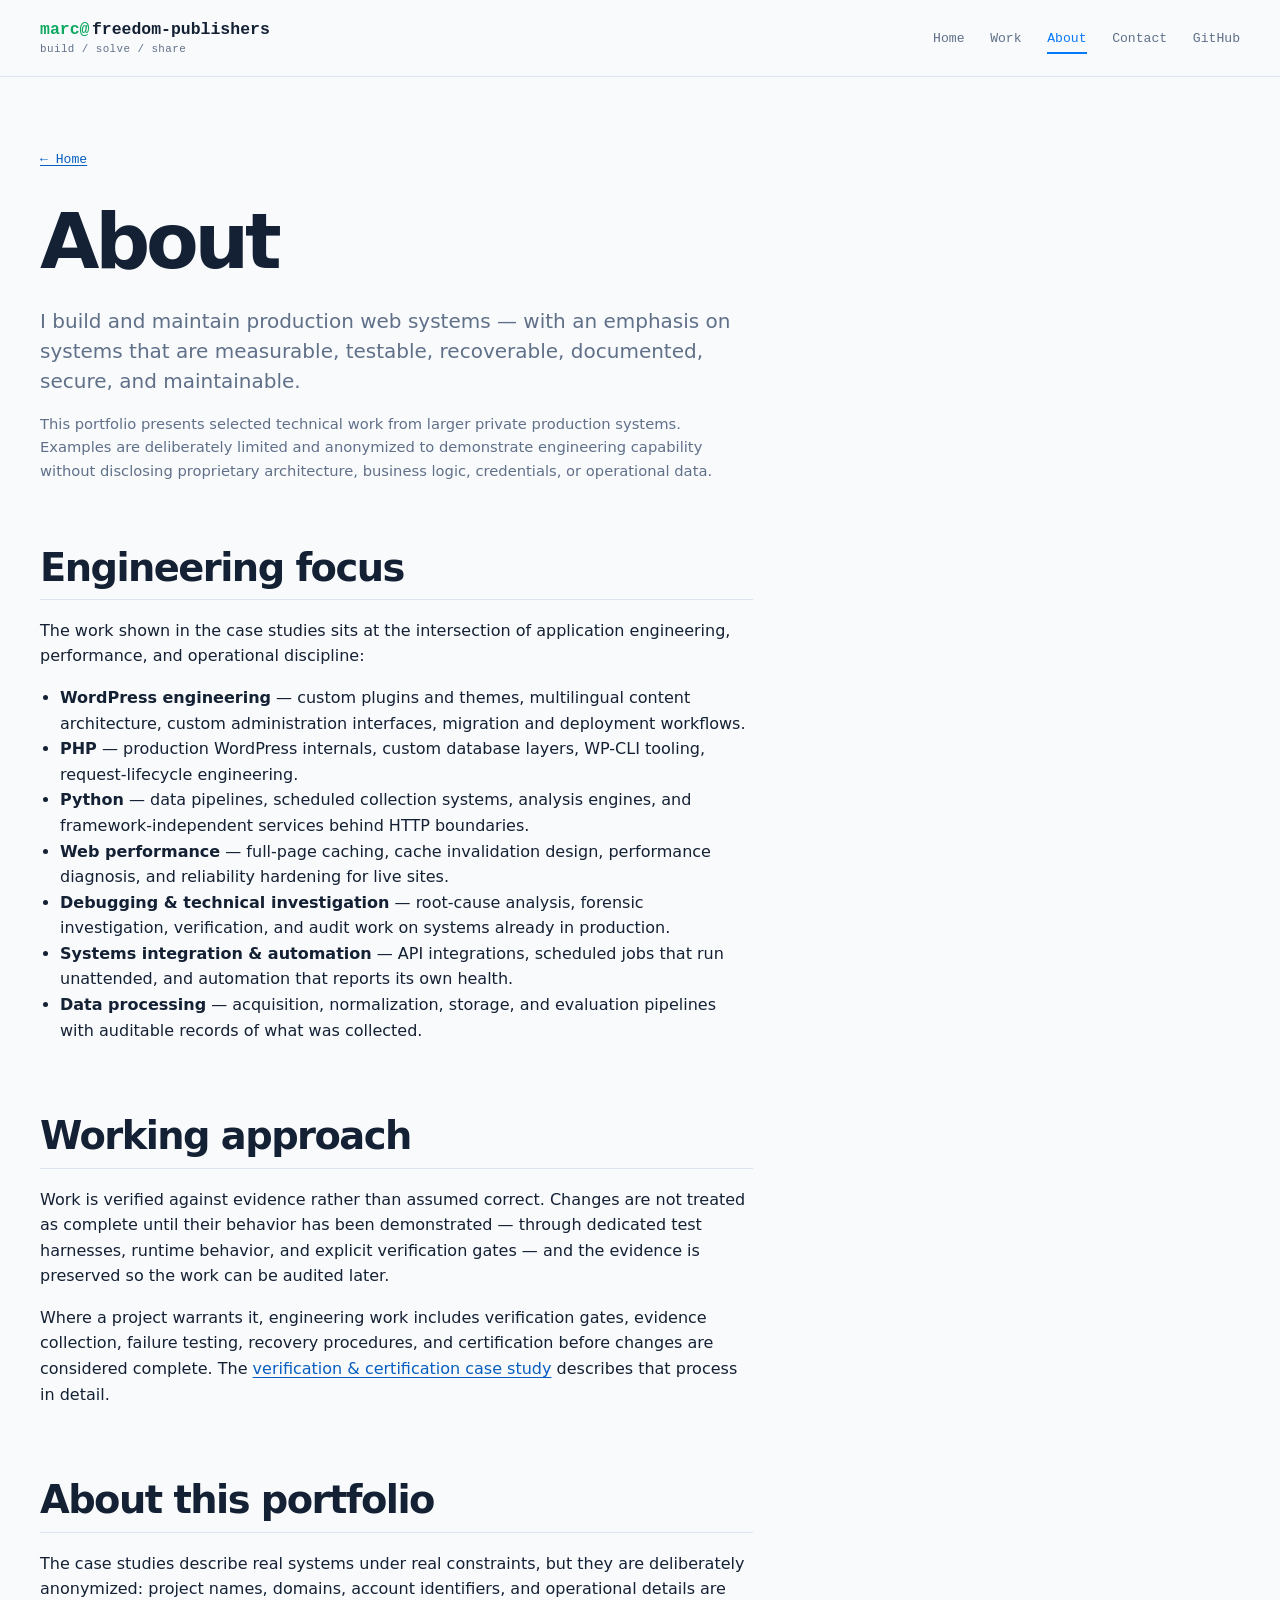
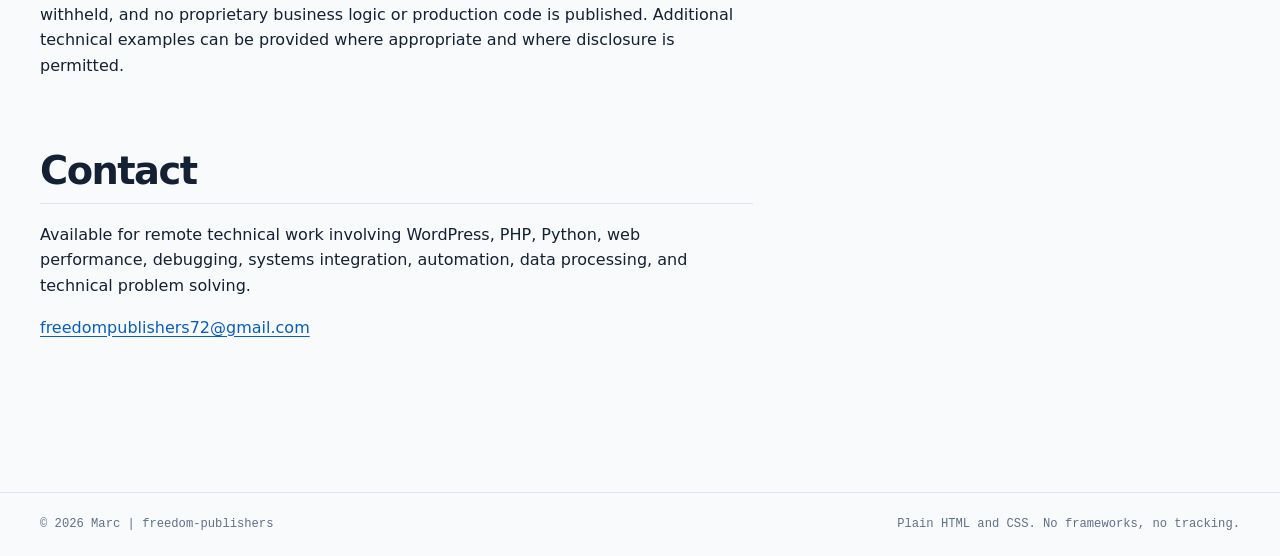
<file: about.html>
<!doctype html>
<html lang="en">
<head>
<meta charset="utf-8">
<meta name="viewport" content="width=device-width, initial-scale=1">
<title>About &amp; Contact — Marc</title>
<meta name="description" content="About Marc's approach to web application engineering, verification, performance, and maintainable production systems.">
<link rel="stylesheet" href="assets/css/site.css">
<script src="assets/js/site.js" defer></script>
</head>
<body>
<a class="skip-link" href="#main">Skip to content</a>

<header class="site-header">
  <div class="wrap header-inner">
    <a class="site-brand" href="index.html" aria-label="Marc, home">
      <span class="brand-prompt">marc@</span><span>freedom-publishers</span>
      <span class="brand-tagline">build / solve / share</span>
    </a>
    <nav aria-label="Primary">
      <ul class="nav-list">
        <li><a href="index.html">Home</a></li>
        <li><a href="index.html#work">Work</a></li>
        <li><a href="about.html" aria-current="page">About</a></li>
        <li><a href="about.html#contact">Contact</a></li>
        <li><a href="https://github.com/freedompublishers72/portfolio" target="_blank" rel="noopener noreferrer">GitHub<span class="sr-only"> (opens in a new tab)</span></a></li>
      </ul>
    </nav>
  </div>
</header>

<main id="main" class="wrap prose-page">

  <p class="breadcrumb"><a href="index.html">&larr; Home</a></p>

  <article>
    <header>
      <h1>About</h1>
      <p class="lede">
        I build and maintain production web systems — with an emphasis on
        systems that are measurable, testable, recoverable, documented,
        secure, and maintainable.
      </p>
      <p class="note">
        This portfolio presents selected technical work from larger private
        production systems. Examples are deliberately limited and anonymized
        to demonstrate engineering capability without disclosing proprietary
        architecture, business logic, credentials, or operational data.
      </p>
    </header>

    <section aria-labelledby="focus-heading">
      <h2 id="focus-heading">Engineering focus</h2>
      <p>
        The work shown in the case studies sits at the intersection of
        application engineering, performance, and operational discipline:
      </p>
      <ul>
        <li><strong>WordPress engineering</strong> — custom plugins and themes, multilingual content architecture, custom administration interfaces, migration and deployment workflows.</li>
        <li><strong>PHP</strong> — production WordPress internals, custom database layers, WP-CLI tooling, request-lifecycle engineering.</li>
        <li><strong>Python</strong> — data pipelines, scheduled collection systems, analysis engines, and framework-independent services behind HTTP boundaries.</li>
        <li><strong>Web performance</strong> — full-page caching, cache invalidation design, performance diagnosis, and reliability hardening for live sites.</li>
        <li><strong>Debugging &amp; technical investigation</strong> — root-cause analysis, forensic investigation, verification, and audit work on systems already in production.</li>
        <li><strong>Systems integration &amp; automation</strong> — API integrations, scheduled jobs that run unattended, and automation that reports its own health.</li>
        <li><strong>Data processing</strong> — acquisition, normalization, storage, and evaluation pipelines with auditable records of what was collected.</li>
      </ul>
    </section>

    <section aria-labelledby="approach-heading">
      <h2 id="approach-heading">Working approach</h2>
      <p>
        Work is verified against evidence rather than assumed correct.
        Changes are not treated as complete until their behavior has been
        demonstrated — through dedicated test harnesses, runtime behavior,
        and explicit verification gates — and the evidence is preserved so
        the work can be audited later.
      </p>
      <p>
        Where a project warrants it, engineering work includes verification
        gates, evidence collection, failure testing, recovery procedures,
        and certification before changes are considered complete. The
        <a href="case-studies/verification-and-certification.html">verification
        &amp; certification case study</a> describes that process in detail.
      </p>
    </section>

    <section aria-labelledby="scope-heading">
      <h2 id="scope-heading">About this portfolio</h2>
      <p>
        The case studies describe real systems under real constraints, but
        they are deliberately anonymized: project names, domains, account
        identifiers, and operational details are withheld, and no
        proprietary business logic or production code is published.
        Additional technical examples can be provided where appropriate and
        where disclosure is permitted.
      </p>
    </section>

    <section id="contact" aria-labelledby="contact-heading">
      <h2 id="contact-heading">Contact</h2>
      <p>
        Available for remote technical work involving WordPress, PHP,
        Python, web performance, debugging, systems integration, automation,
        data processing, and technical problem solving.
      </p>
      <p>
    <a href="mailto:freedompublishers72@gmail.com">freedompublishers72@gmail.com</a>
      </p>
    </section>

  </article>

</main>

<footer class="site-footer">
  <div class="wrap footer-inner">
    <p>&copy; 2026 Marc <span aria-hidden="true">|</span> freedom-publishers</p>
    <p>Plain HTML and CSS. No frameworks, no tracking.</p>
  </div>
</footer>

</body>
</html>
</file>
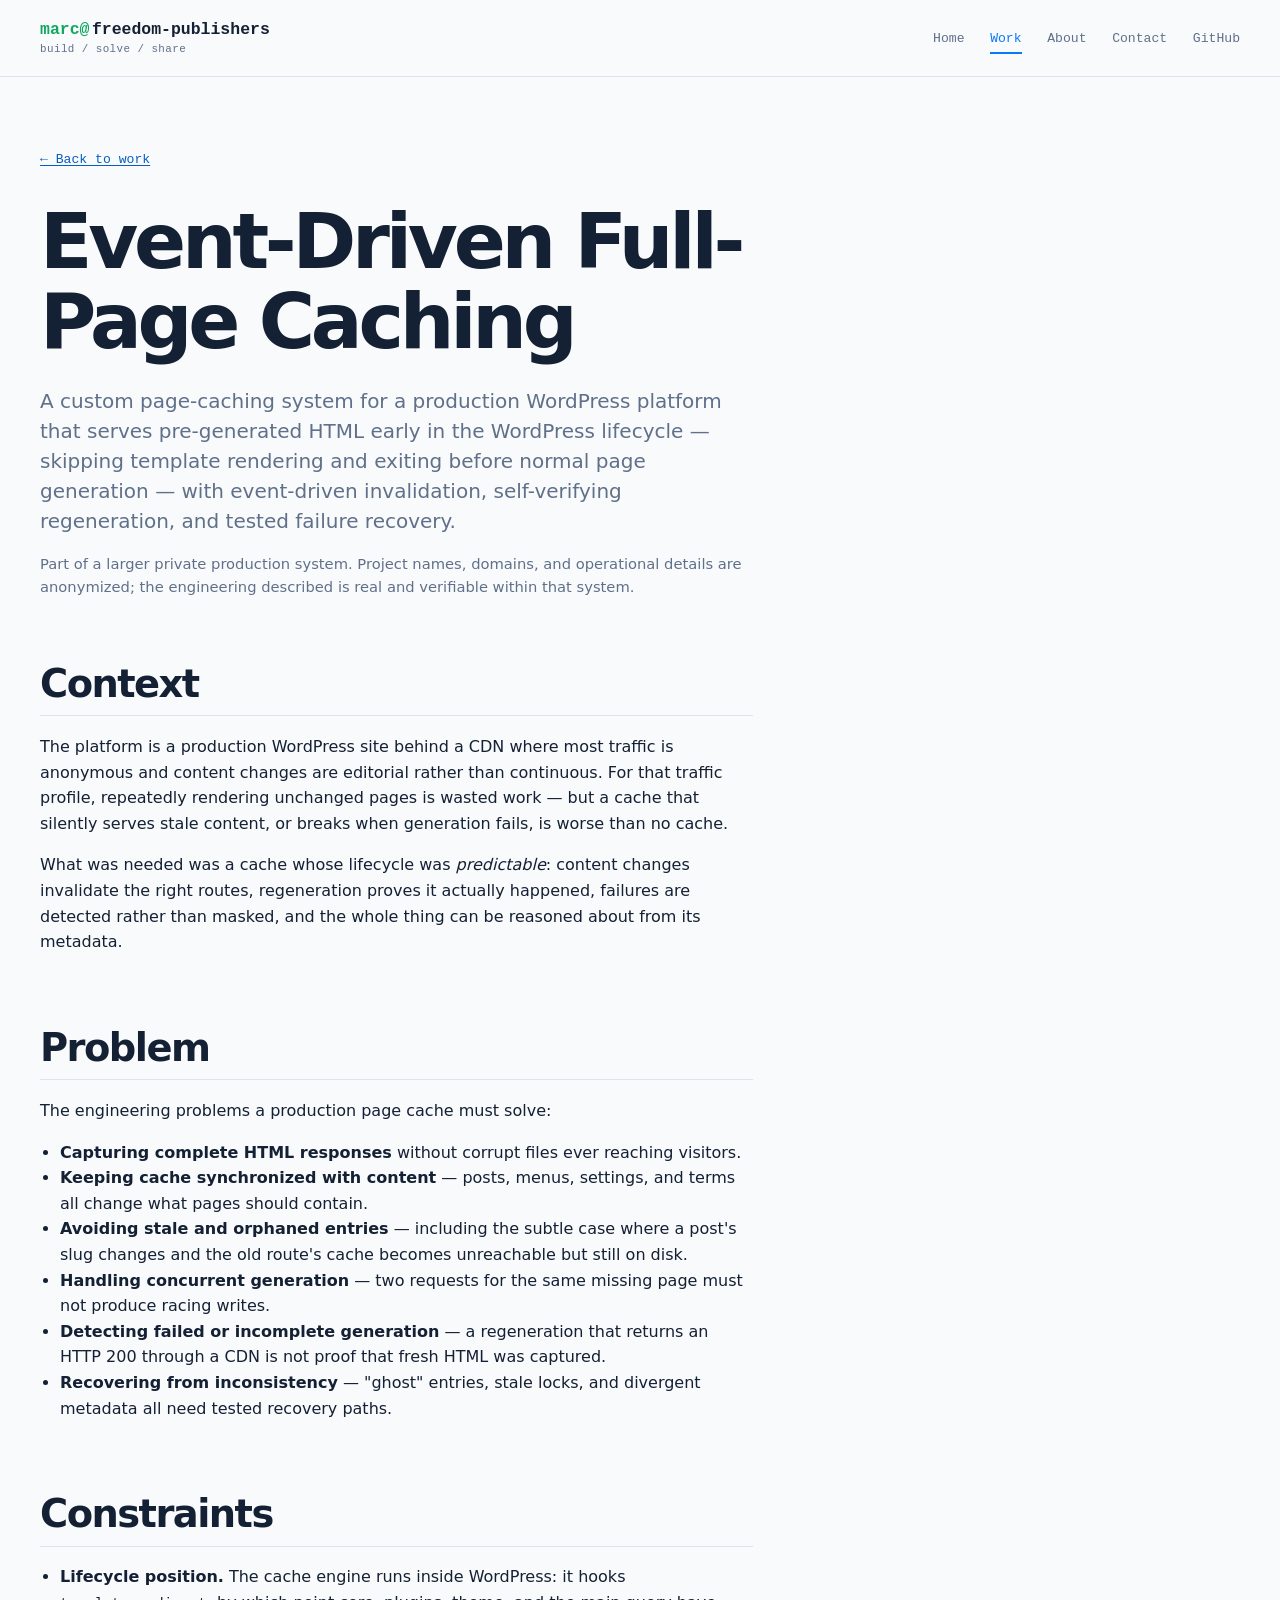
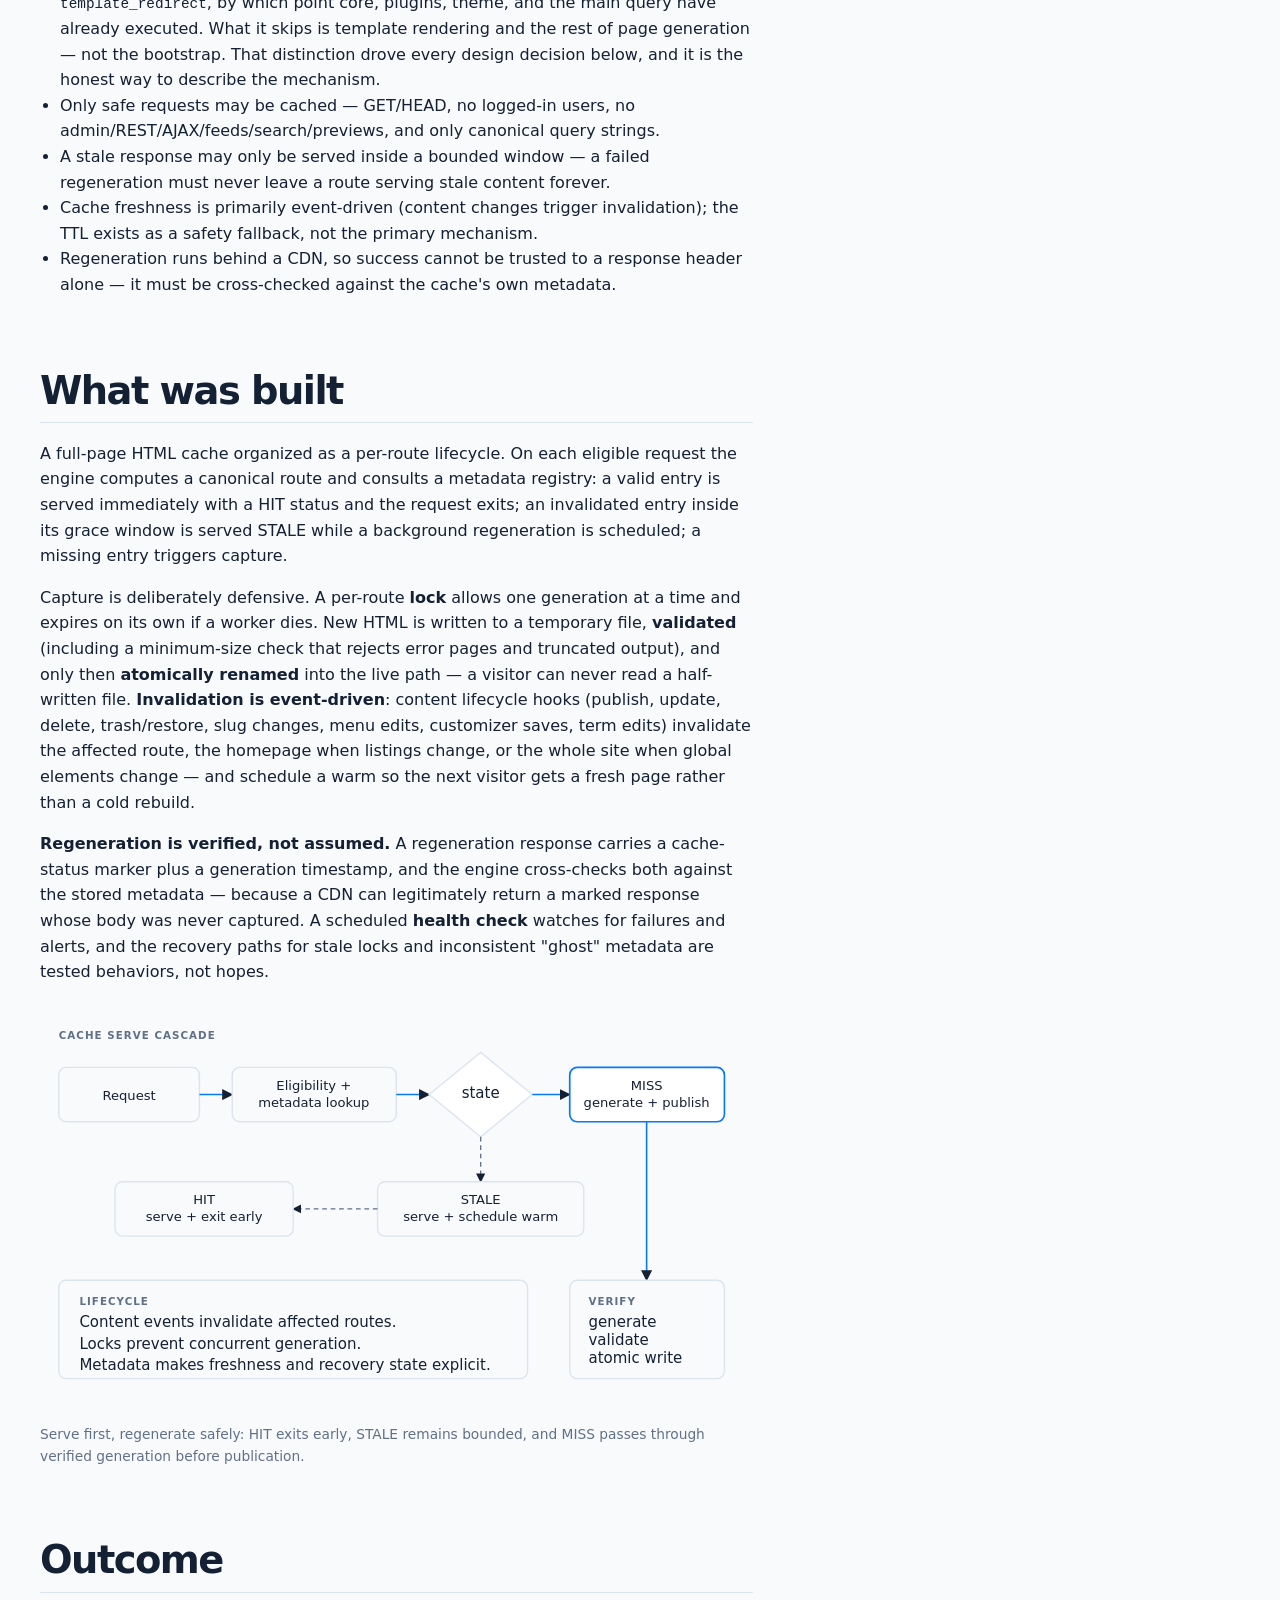
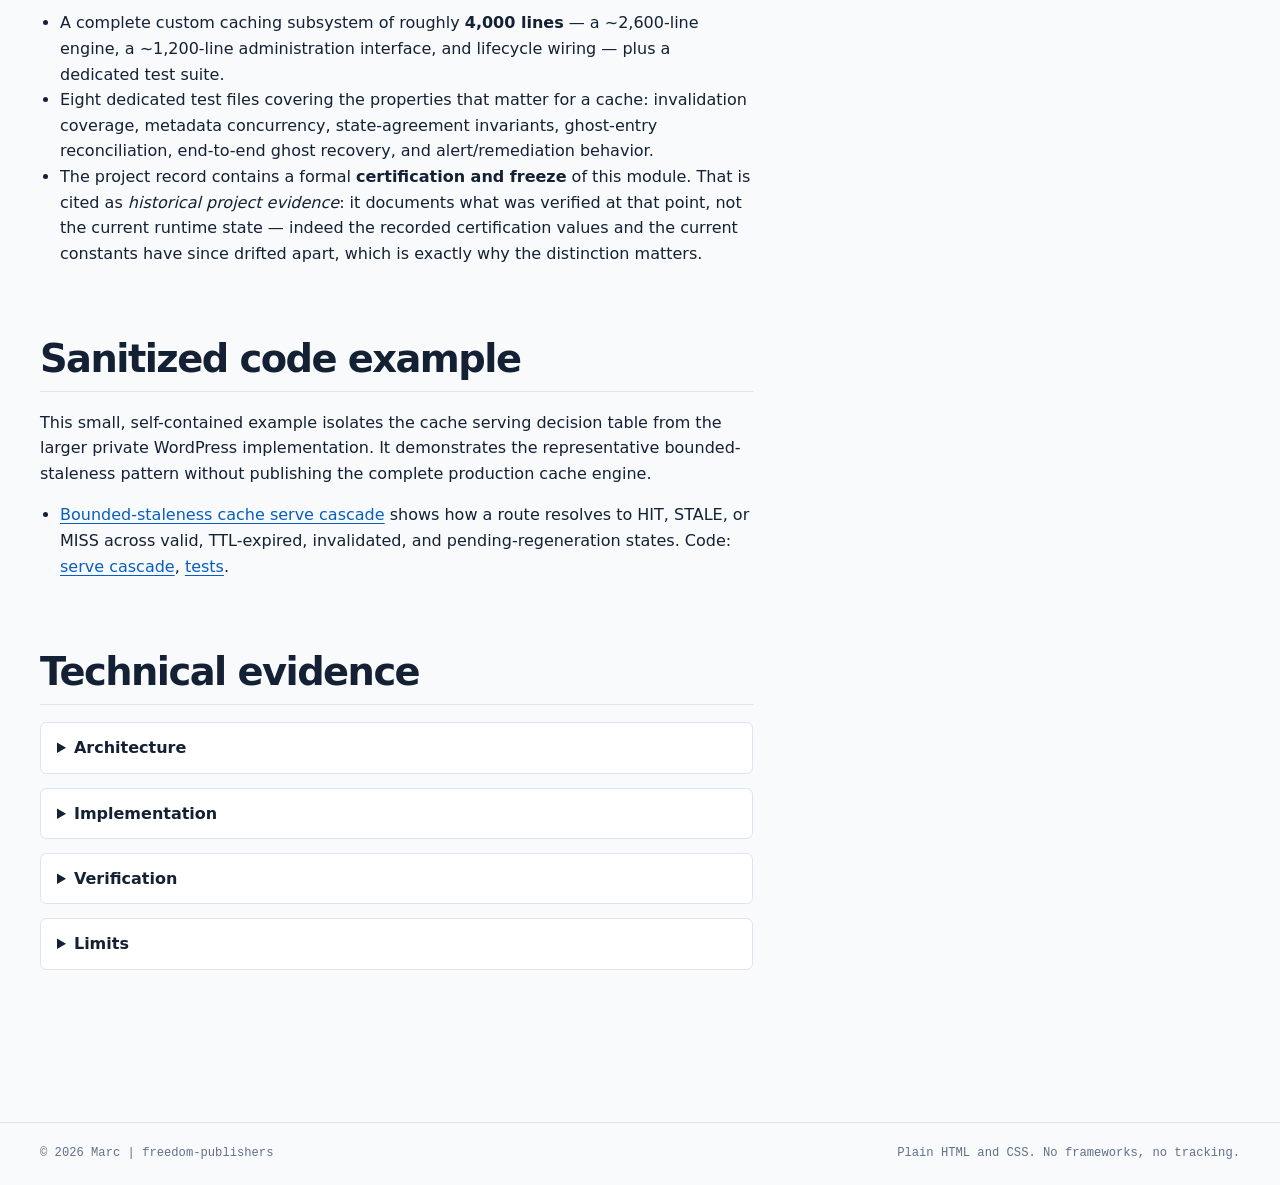
<file: case-studies/event-driven-full-page-cache.html>
<!doctype html>
<html lang="en">
<head>
<meta charset="utf-8">
<meta name="viewport" content="width=device-width, initial-scale=1">
<title>Event-Driven Full-Page Caching — Technical Engineering Portfolio</title>
<meta name="description" content="Case study: a custom event-driven full-page caching system for a production WordPress platform — atomic writes, capture locking, stale-while-revalidate, verified regeneration, and failure recovery.">
<link rel="stylesheet" href="../assets/css/site.css">
</head>
<body>
<a class="skip-link" href="#main">Skip to content</a>

<header class="site-header">
  <div class="wrap header-inner">
    <a class="site-brand" href="../index.html" aria-label="Marc, home">
      <span class="brand-prompt">marc@</span><span>freedom-publishers</span>
      <span class="brand-tagline">build / solve / share</span>
    </a>
    <nav aria-label="Primary">
      <ul class="nav-list">
        <li><a href="../index.html">Home</a></li>
        <li><a href="../index.html#work" aria-current="page">Work</a></li>
        <li><a href="../about.html">About</a></li>
        <li><a href="../about.html#contact">Contact</a></li>
        <li><a href="https://github.com/freedompublishers72/portfolio" target="_blank" rel="noopener noreferrer">GitHub<span class="sr-only"> (opens in a new tab)</span></a></li>
      </ul>
    </nav>
  </div>
</header>

<main id="main" class="wrap prose-page">

  <p class="breadcrumb"><a href="../index.html#work">&larr; Back to work</a></p>

  <article>
    <header>
      <h1>Event-Driven Full-Page Caching</h1>
      <p class="lede">
        A custom page-caching system for a production WordPress platform that
        serves pre-generated HTML early in the WordPress lifecycle — skipping
        template rendering and exiting before normal page generation — with
        event-driven invalidation, self-verifying regeneration, and tested
        failure recovery.
      </p>
      <p class="note">
        Part of a larger private production system. Project names, domains,
        and operational details are anonymized; the engineering described is
        real and verifiable within that system.
      </p>
    </header>

    <section aria-labelledby="context-heading">
      <h2 id="context-heading">Context</h2>
      <p>
        The platform is a production WordPress site behind a CDN where most
        traffic is anonymous and content changes are editorial rather than
        continuous. For that traffic profile, repeatedly rendering unchanged
        pages is wasted work — but a cache that silently serves stale content,
        or breaks when generation fails, is worse than no cache.
      </p>
      <p>
        What was needed was a cache whose lifecycle was <em>predictable</em>:
        content changes invalidate the right routes, regeneration proves it
        actually happened, failures are detected rather than masked, and the
        whole thing can be reasoned about from its metadata.
      </p>
    </section>

    <section aria-labelledby="problem-heading">
      <h2 id="problem-heading">Problem</h2>
      <p>The engineering problems a production page cache must solve:</p>
      <ul>
        <li><strong>Capturing complete HTML responses</strong> without corrupt files ever reaching visitors.</li>
        <li><strong>Keeping cache synchronized with content</strong> — posts, menus, settings, and terms all change what pages should contain.</li>
        <li><strong>Avoiding stale and orphaned entries</strong> — including the subtle case where a post's slug changes and the old route's cache becomes unreachable but still on disk.</li>
        <li><strong>Handling concurrent generation</strong> — two requests for the same missing page must not produce racing writes.</li>
        <li><strong>Detecting failed or incomplete generation</strong> — a regeneration that returns an HTTP 200 through a CDN is not proof that fresh HTML was captured.</li>
        <li><strong>Recovering from inconsistency</strong> — "ghost" entries, stale locks, and divergent metadata all need tested recovery paths.</li>
      </ul>
    </section>

    <section aria-labelledby="constraints-heading">
      <h2 id="constraints-heading">Constraints</h2>
      <ul>
        <li>
          <strong>Lifecycle position.</strong> The cache engine runs inside
          WordPress: it hooks <code>template_redirect</code>, by which point
          core, plugins, theme, and the main query have already executed. What
          it skips is template rendering and the rest of page generation — not
          the bootstrap. That distinction drove every design decision below,
          and it is the honest way to describe the mechanism.
        </li>
        <li>
          Only safe requests may be cached — GET/HEAD, no logged-in users, no
          admin/REST/AJAX/feeds/search/previews, and only canonical query
          strings.
        </li>
        <li>
          A stale response may only be served inside a bounded window — a
          failed regeneration must never leave a route serving stale content
          forever.
        </li>
        <li>
          Cache freshness is primarily event-driven (content changes trigger
          invalidation); the TTL exists as a safety fallback, not the primary
          mechanism.
        </li>
        <li>
          Regeneration runs behind a CDN, so success cannot be trusted to a
          response header alone — it must be cross-checked against the cache's
          own metadata.
        </li>
      </ul>
    </section>

    <section aria-labelledby="built-heading">
      <h2 id="built-heading">What was built</h2>
      <p>
        A full-page HTML cache organized as a per-route lifecycle. On each
        eligible request the engine computes a canonical route and consults a
        metadata registry: a valid entry is served immediately with a HIT
        status and the request exits; an invalidated entry inside its grace
        window is served STALE while a background regeneration is scheduled; a
        missing entry triggers capture.
      </p>
      <p>
        Capture is deliberately defensive. A per-route <strong>lock</strong>
        allows one generation at a time and expires on its own if a worker
        dies. New HTML is written to a temporary file, <strong>validated</strong>
        (including a minimum-size check that rejects error pages and truncated
        output), and only then <strong>atomically renamed</strong> into the
        live path — a visitor can never read a half-written file.
        <strong>Invalidation is event-driven</strong>: content lifecycle hooks
        (publish, update, delete, trash/restore, slug changes, menu edits,
        customizer saves, term edits) invalidate the affected route, the
        homepage when listings change, or the whole site when global elements
        change — and schedule a warm so the next visitor gets a fresh page
        rather than a cold rebuild.
      </p>
      <p>
        <strong>Regeneration is verified, not assumed.</strong> A regeneration
        response carries a cache-status marker plus a generation timestamp,
        and the engine cross-checks both against the stored metadata — because
        a CDN can legitimately return a marked response whose body was never
        captured. A scheduled <strong>health check</strong> watches for
        failures and alerts, and the recovery paths for stale locks and
        inconsistent "ghost" metadata are tested behaviors, not hopes.
      </p>

      <figure class="diagram diagram-system"><svg viewBox="0 0 760 430" role="img" aria-labelledby="cache-diagram-title cache-diagram-desc" xmlns="http://www.w3.org/2000/svg"><title id="cache-diagram-title">Cache serve and regeneration flow</title><desc id="cache-diagram-desc">A request reaches the cache engine at template redirect. Valid entries are served as hits, stale entries are served within a bounded window while regeneration is scheduled, and misses enter verified generation and atomic publication.</desc><defs><marker id="cache-arrow" viewBox="0 0 10 10" refX="9" refY="5" markerWidth="7" markerHeight="7" orient="auto"><path d="M0 0L10 5 0 10z" fill="currentColor"/></marker></defs><g font-family="inherit" fill="currentColor"><text x="20" y="28" class="diagram-label">CACHE SERVE CASCADE</text><g class="diagram-box"><rect x="20" y="58" width="150" height="58" rx="8"/><text x="95" y="93" text-anchor="middle">Request</text></g><path class="diagram-flow" d="M170 87H205" marker-end="url(#cache-arrow)"/><g class="diagram-box"><rect x="205" y="58" width="175" height="58" rx="8"/><text x="292" y="82" text-anchor="middle">Eligibility +</text><text x="292" y="100" text-anchor="middle">metadata lookup</text></g><path class="diagram-flow" d="M380 87H415" marker-end="url(#cache-arrow)"/><path class="diagram-decision" d="M470 42L525 87 470 132 415 87z"/><text x="470" y="91" text-anchor="middle">state</text><path class="diagram-flow" d="M525 87H565" marker-end="url(#cache-arrow)"/><g class="diagram-box diagram-key"><rect x="565" y="58" width="165" height="58" rx="8"/><text x="647" y="82" text-anchor="middle">MISS</text><text x="647" y="100" text-anchor="middle">generate + publish</text></g><path class="diagram-dash" d="M470 132V180" marker-end="url(#cache-arrow)"/><g class="diagram-box"><rect x="360" y="180" width="220" height="58" rx="8"/><text x="470" y="204" text-anchor="middle">STALE</text><text x="470" y="222" text-anchor="middle">serve + schedule warm</text></g><path class="diagram-dash" d="M360 209H270" marker-end="url(#cache-arrow)"/><g class="diagram-box"><rect x="80" y="180" width="190" height="58" rx="8"/><text x="175" y="204" text-anchor="middle">HIT</text><text x="175" y="222" text-anchor="middle">serve + exit early</text></g><path class="diagram-flow" d="M647 116V285" marker-end="url(#cache-arrow)"/><g class="diagram-note"><rect x="565" y="285" width="165" height="105" rx="8"/><text x="585" y="311" class="diagram-label">VERIFY</text><text x="585" y="335">generate</text><text x="585" y="354">validate</text><text x="585" y="373">atomic write</text></g><g class="diagram-note"><rect x="20" y="285" width="500" height="105" rx="8"/><text x="42" y="311" class="diagram-label">LIFECYCLE</text><text x="42" y="335">Content events invalidate affected routes.</text><text x="42" y="358">Locks prevent concurrent generation.</text><text x="42" y="381">Metadata makes freshness and recovery state explicit.</text></g></g></svg><figcaption>Serve first, regenerate safely: HIT exits early, STALE remains bounded, and MISS passes through verified generation before publication.</figcaption></figure>
    </section>

    <section aria-labelledby="outcome-heading">
      <h2 id="outcome-heading">Outcome</h2>
      <ul>
        <li>
          A complete custom caching subsystem of roughly <strong>4,000
          lines</strong> — a ~2,600-line engine, a ~1,200-line administration
          interface, and lifecycle wiring — plus a dedicated test suite.
        </li>
        <li>
          Eight dedicated test files covering the properties that matter for a
          cache: invalidation coverage, metadata concurrency, state-agreement
          invariants, ghost-entry reconciliation, end-to-end ghost recovery,
          and alert/remediation behavior.
        </li>
        <li>
          The project record contains a formal <strong>certification and
          freeze</strong> of this module. That is cited as <em>historical
          project evidence</em>: it documents what was verified at that point,
          not the current runtime state — indeed the recorded certification
          values and the current constants have since drifted apart, which is
          exactly why the distinction matters.
        </li>
      </ul>
    </section>

    <section aria-labelledby="demo-heading">
      <h2 id="demo-heading">Sanitized code example</h2>
      <p>
        This small, self-contained example isolates the cache serving decision
        table from the larger private WordPress implementation. It demonstrates
        the representative bounded-staleness pattern without publishing the
        complete production cache engine.
      </p>
      <ul>
        <li>
          <a href="../examples/bounded-staleness-cache/README.md">Bounded-staleness cache serve cascade</a>
          shows how a route resolves to HIT, STALE, or MISS across valid,
          TTL-expired, invalidated, and pending-regeneration states. Code:
          <a href="../examples/bounded-staleness-cache/cache_serve_cascade.php">serve cascade</a>,
          <a href="../examples/bounded-staleness-cache/test_cache_serve_cascade.php">tests</a>.
        </li>
      </ul>
    </section>

    <section aria-labelledby="evidence-heading">
      <h2 id="evidence-heading">Technical evidence</h2>

      <details>
        <summary>Architecture</summary>
        <ul>
          <li><strong>Eligibility layer</strong> — decides whether a request is cacheable at all (method, auth state, request class, canonical query string).</li>
          <li><strong>Route model</strong> — the cache is addressed by canonical route, not by URL accidentals.</li>
          <li><strong>Lifecycle position</strong> — delivery hooks <code>template_redirect</code>; WordPress has fully bootstrapped when the engine runs. It skips rendering, not bootstrap.</li>
          <li><strong>Store</strong> — generated HTML files plus a metadata registry recording generation time, duration, and invalidation state per route.</li>
          <li><strong>Concurrency</strong> — per-route capture locks with automatic stale-lock expiry.</li>
          <li><strong>Staleness policy</strong> — bounded stale-while-revalidate window; past the window a route regenerates rather than serving stale forever.</li>
          <li><strong>Edge cooperation</strong> — short browser/CDN cache lifetimes with stale-while-revalidate semantics, and an origin-bypass path for internal generation requests. Some requests are served by the CDN edge without reaching the origin — that is ordinary HTTP caching, separate from this engine.</li>
        </ul>
      </details>

      <details>
        <summary>Implementation</summary>
        <ul>
          <li><strong>Atomic capture</strong> — write to a temporary file, validate (including a minimum-length check that rejects error responses), then rename into place.</li>
          <li><strong>Capture locks</strong> — one generation per route; locks older than a fixed timeout are treated as dead and removed, so a crashed worker cannot wedge a route.</li>
          <li><strong>Event-driven invalidation</strong> — content hooks invalidate the affected route and the listing homepage; slug changes hard-clear the <em>old</em> route to prevent orphaned files; global changes (menus, customizer, front-page setting) invalidate all.</li>
          <li><strong>Verified regeneration</strong> — success requires the regeneration status marker <em>and</em> a generation timestamp <em>and</em> a metadata freshness check; the header alone is explicitly not trusted.</li>
          <li><strong>Health monitoring</strong> — a scheduled check plus alerting on generation failure.</li>
          <li><strong>Bounded storage</strong> — the cache log rotates within a capped line count on a deferred-rewrite threshold.</li>
        </ul>
      </details>

      <details>
        <summary>Verification</summary>
        <p>Evidence held in the private project record:</p>
        <ul>
          <li>Dedicated cache test suite — eight test files.</li>
          <li>Invalidation-coverage tests, a state-agreement invariant test, and metadata-concurrency tests.</li>
          <li>Ghost-entry reconciliation and end-to-end ghost-recovery tests.</li>
          <li>Alert/remediation regression tests.</li>
          <li>A formal certification and freeze record for the module.</li>
        </ul>
        <p>
          The certification is historical project documentation — it proves
          the system passed a formal gate when certified, and is not presented
          as live runtime verification. (The certification record and the
          current code already differ on at least one constant, which the
          project record itself documents.)
        </p>
      </details>

      <details>
        <summary>Limits</summary>
        <ul>
          <li><strong>The cache does not bypass the WordPress bootstrap.</strong> Serving happens at <code>template_redirect</code>, after core, plugins, theme, and the main query have run. The savings are in skipped template rendering and page generation, not in skipping WordPress.</li>
          <li>It is not a web-server static-file cache — no <code>advanced-cache.php</code> drop-in or nginx cache-serving configuration is part of this implementation.</li>
          <li>Edge-cache hits (CDN/browser) can bypass the origin entirely, but that is generic HTTP caching — not a property this engine claims.</li>
          <li>The production codebase is private; this page describes the system rather than publishing it.</li>
          <li>No performance percentages, throughput figures, or traffic outcomes are claimed — the evidence supports the engineering, not invented metrics.</li>
        </ul>
      </details>
    </section>

  </article>

</main>

<footer class="site-footer">
  <div class="wrap footer-inner">
    <p>&copy; 2026 Marc <span aria-hidden="true">|</span> freedom-publishers</p>
    <p>Plain HTML and CSS. No frameworks, no tracking.</p>
  </div>
</footer>

</body>
</html>
</file>
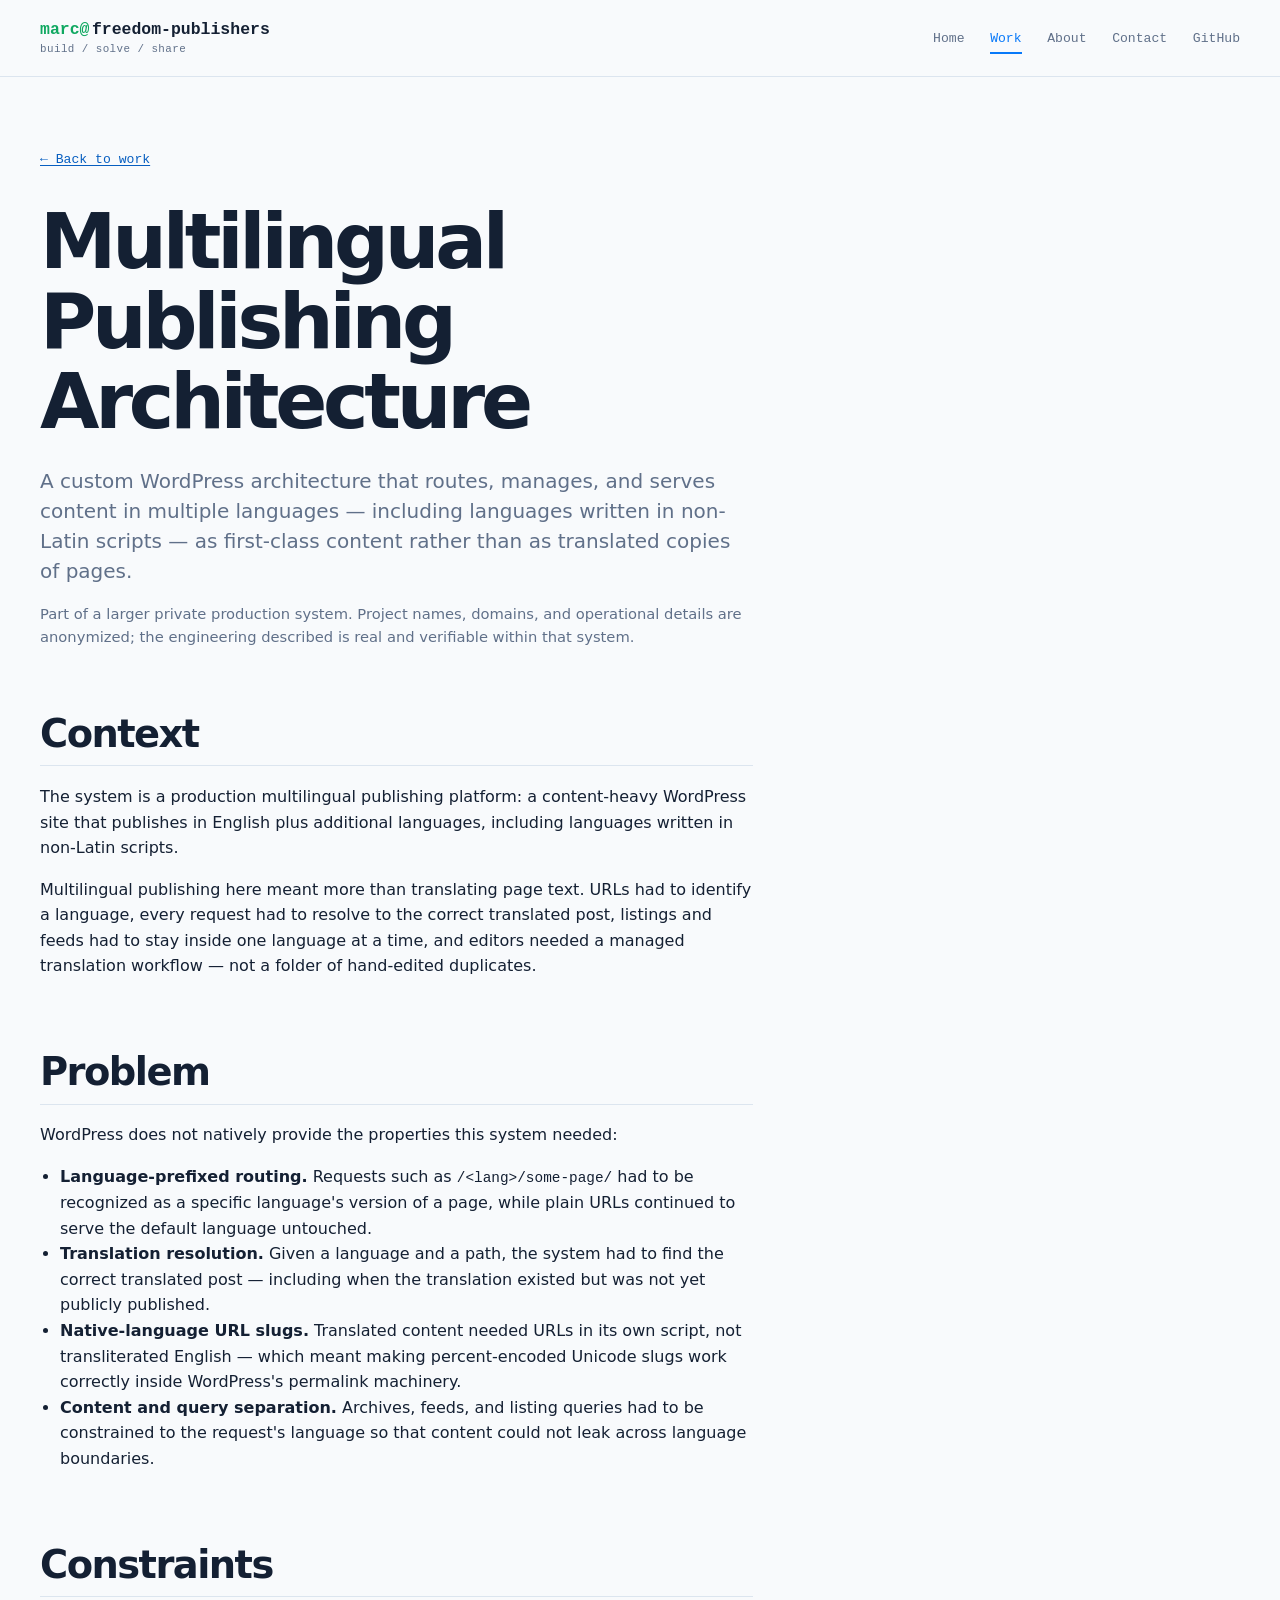
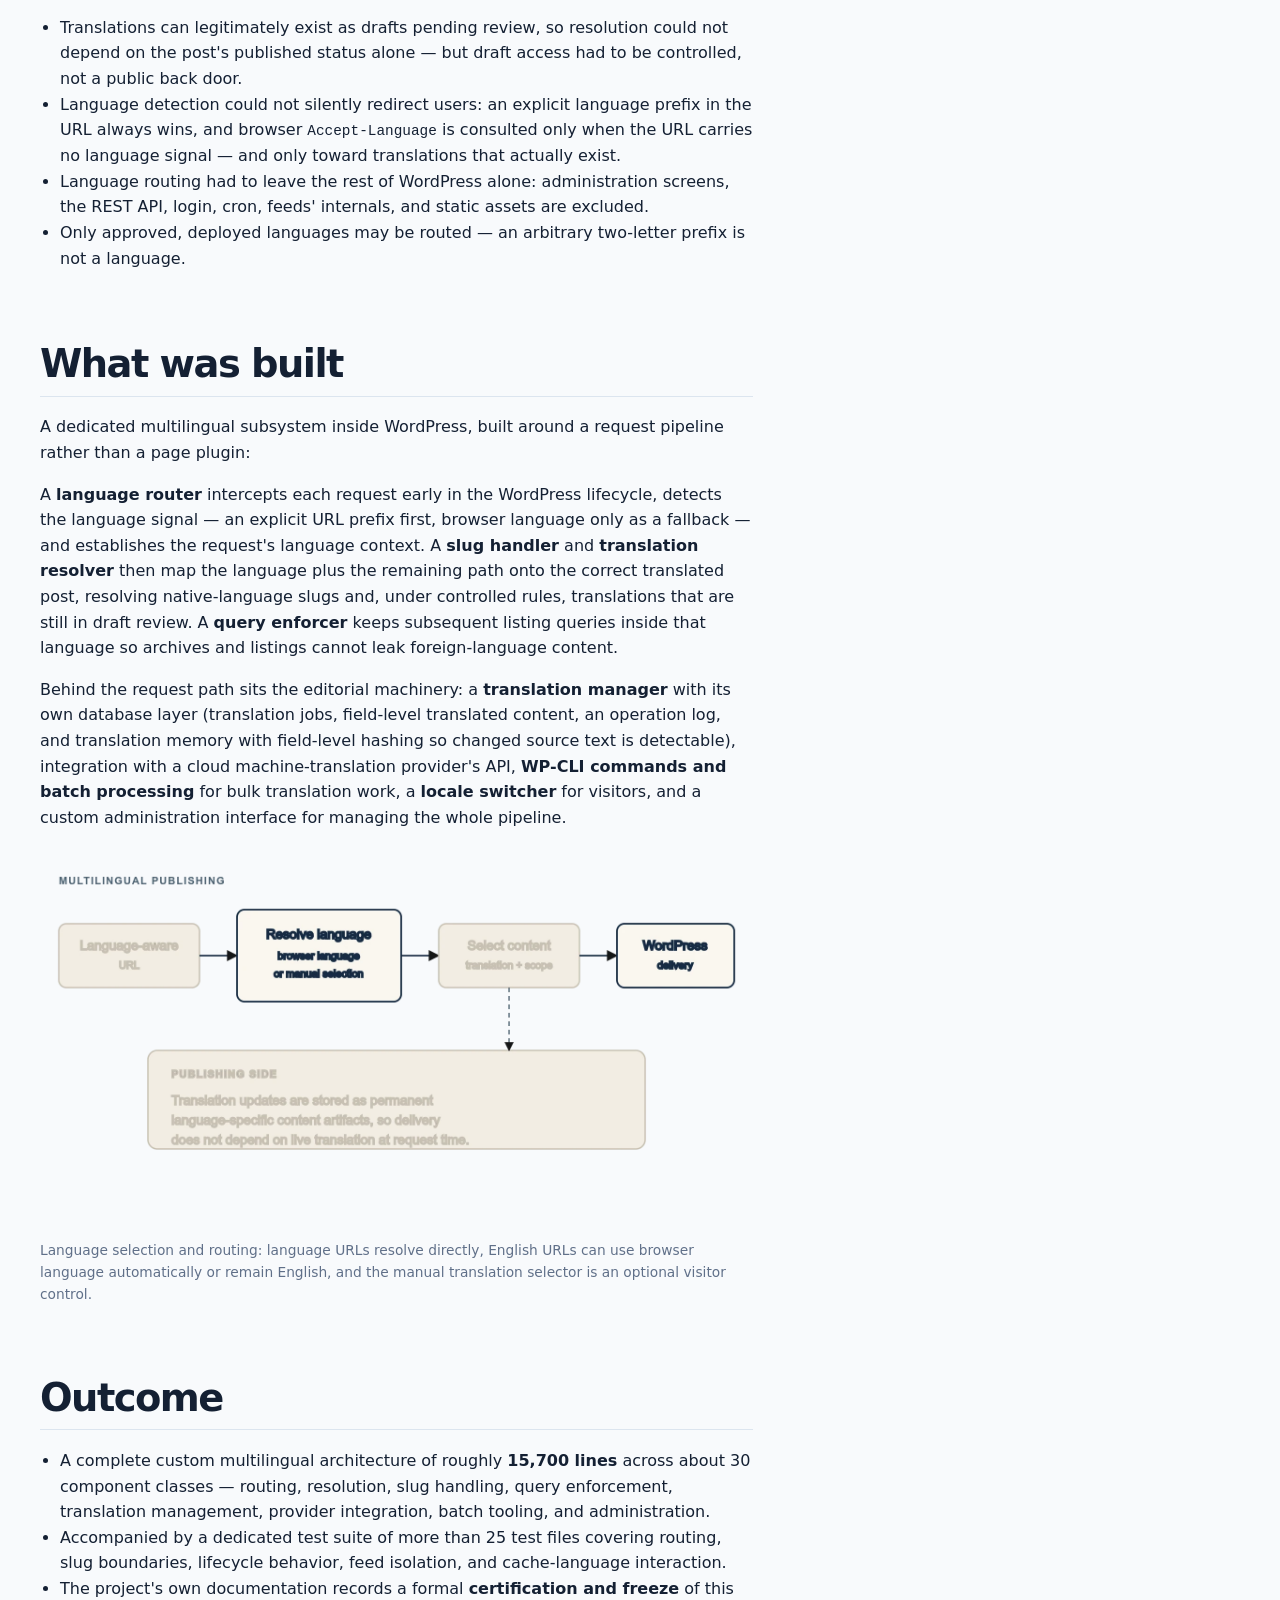
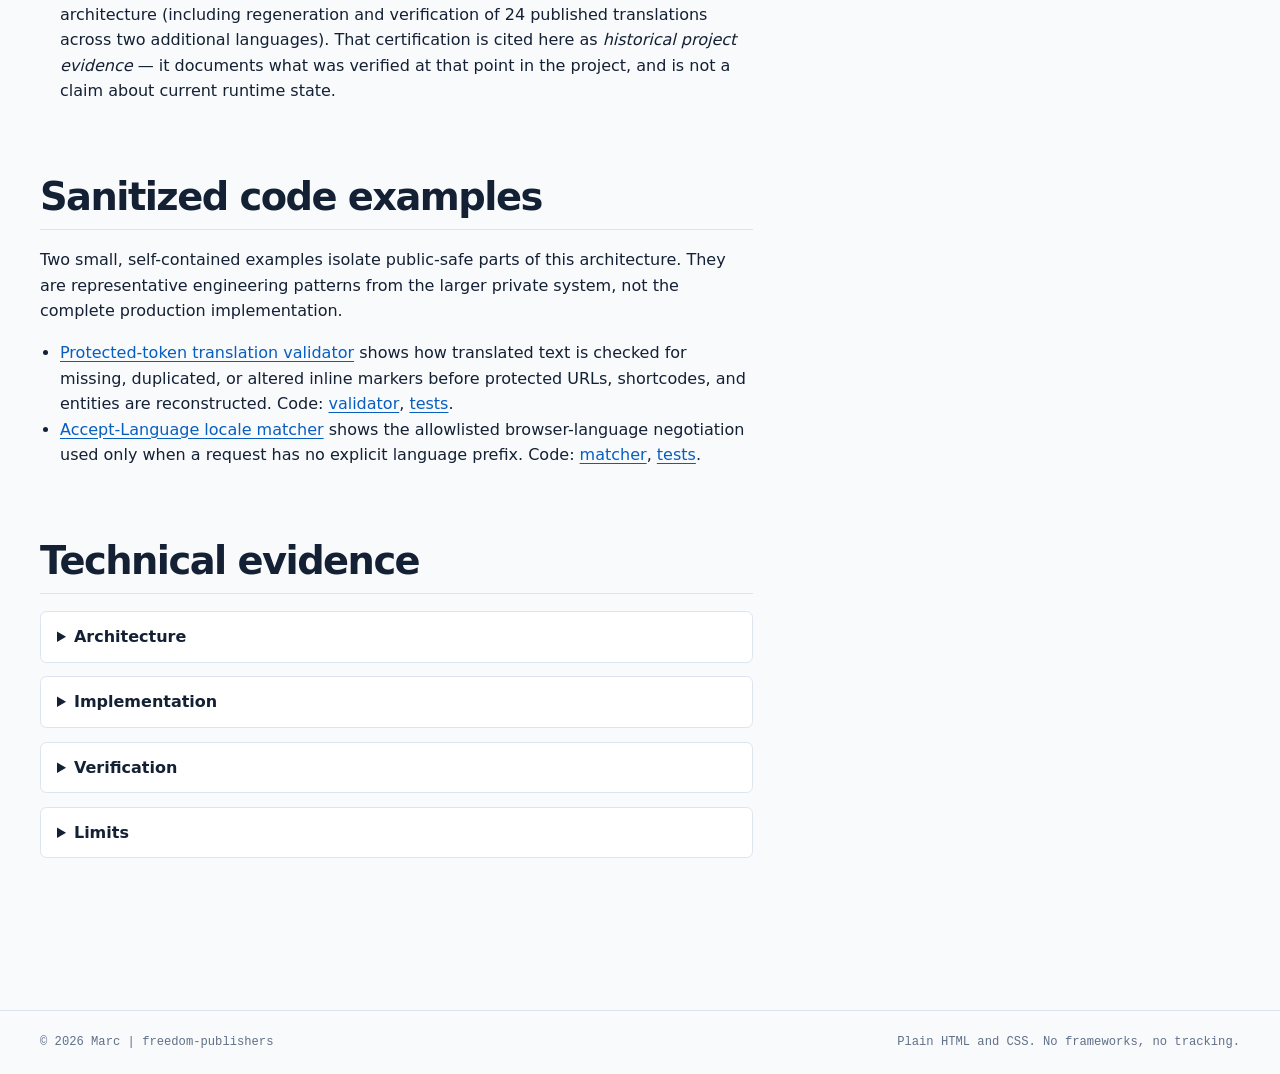
<file: case-studies/multilingual-publishing-architecture.html>
<!doctype html>
<html lang="en">
<head>
<meta charset="utf-8">
<meta name="viewport" content="width=device-width, initial-scale=1">
<title>Multilingual Publishing Architecture — Technical Engineering Portfolio</title>
<meta name="description" content="Case study: a custom multilingual WordPress architecture — language-prefixed routing, native-language URLs, translation management, and query enforcement for a production publishing platform.">
<link rel="stylesheet" href="../assets/css/site.css">
</head>
<body>
<a class="skip-link" href="#main">Skip to content</a>

<header class="site-header">
  <div class="wrap header-inner">
    <a class="site-brand" href="../index.html" aria-label="Marc, home">
      <span class="brand-prompt">marc@</span><span>freedom-publishers</span>
      <span class="brand-tagline">build / solve / share</span>
    </a>
    <nav aria-label="Primary">
      <ul class="nav-list">
        <li><a href="../index.html">Home</a></li>
        <li><a href="../index.html#work" aria-current="page">Work</a></li>
        <li><a href="../about.html">About</a></li>
        <li><a href="../about.html#contact">Contact</a></li>
        <li><a href="https://github.com/freedompublishers72/portfolio" target="_blank" rel="noopener noreferrer">GitHub<span class="sr-only"> (opens in a new tab)</span></a></li>
      </ul>
    </nav>
  </div>
</header>

<main id="main" class="wrap prose-page">

  <p class="breadcrumb"><a href="../index.html#work">&larr; Back to work</a></p>

  <article>
    <header>
      <h1>Multilingual Publishing Architecture</h1>
      <p class="lede">
        A custom WordPress architecture that routes, manages, and serves content
        in multiple languages — including languages written in non-Latin
        scripts — as first-class content rather than as translated copies of
        pages.
      </p>
      <p class="note">
        Part of a larger private production system. Project names, domains,
        and operational details are anonymized; the engineering described is
        real and verifiable within that system.
      </p>
    </header>

    <section aria-labelledby="context-heading">
      <h2 id="context-heading">Context</h2>
      <p>
        The system is a production multilingual publishing platform: a
        content-heavy WordPress site that publishes in English plus additional
        languages, including languages written in non-Latin scripts.
      </p>
      <p>
        Multilingual publishing here meant more than translating page text.
        URLs had to identify a language, every request had to resolve to the
        correct translated post, listings and feeds had to stay inside one
        language at a time, and editors needed a managed translation workflow —
        not a folder of hand-edited duplicates.
      </p>
    </section>

    <section aria-labelledby="problem-heading">
      <h2 id="problem-heading">Problem</h2>
      <p>WordPress does not natively provide the properties this system needed:</p>
      <ul>
        <li>
          <strong>Language-prefixed routing.</strong> Requests such as
          <code>/&lt;lang&gt;/some-page/</code> had to be recognized as a
          specific language's version of a page, while plain URLs continued to
          serve the default language untouched.
        </li>
        <li>
          <strong>Translation resolution.</strong> Given a language and a path,
          the system had to find the correct translated post — including when
          the translation existed but was not yet publicly published.
        </li>
        <li>
          <strong>Native-language URL slugs.</strong> Translated content needed
          URLs in its own script, not transliterated English — which meant
          making percent-encoded Unicode slugs work correctly inside
          WordPress's permalink machinery.
        </li>
        <li>
          <strong>Content and query separation.</strong> Archives, feeds, and
          listing queries had to be constrained to the request's language so
          that content could not leak across language boundaries.
        </li>
      </ul>
    </section>

    <section aria-labelledby="constraints-heading">
      <h2 id="constraints-heading">Constraints</h2>
      <ul>
        <li>
          Translations can legitimately exist as drafts pending review, so
          resolution could not depend on the post's published status alone —
          but draft access had to be controlled, not a public back door.
        </li>
        <li>
          Language detection could not silently redirect users: an explicit
          language prefix in the URL always wins, and browser
          <code>Accept-Language</code> is consulted only when the URL carries
          no language signal — and only toward translations that actually
          exist.
        </li>
        <li>
          Language routing had to leave the rest of WordPress alone:
          administration screens, the REST API, login, cron, feeds' internals,
          and static assets are excluded.
        </li>
        <li>
          Only approved, deployed languages may be routed — an arbitrary
          two-letter prefix is not a language.
        </li>
      </ul>
    </section>

    <section aria-labelledby="built-heading">
      <h2 id="built-heading">What was built</h2>
      <p>
        A dedicated multilingual subsystem inside WordPress, built around a
        request pipeline rather than a page plugin:
      </p>
      <p>
        A <strong>language router</strong> intercepts each request early in the
        WordPress lifecycle, detects the language signal — an explicit URL
        prefix first, browser language only as a fallback — and establishes
        the request's language context. A <strong>slug handler</strong> and
        <strong>translation resolver</strong> then map the language plus the
        remaining path onto the correct translated post, resolving
        native-language slugs and, under controlled rules, translations that
        are still in draft review. A <strong>query enforcer</strong> keeps
        subsequent listing queries inside that language so archives and
        listings cannot leak foreign-language content.
      </p>
      <p>
        Behind the request path sits the editorial machinery: a
        <strong>translation manager</strong> with its own database layer
        (translation jobs, field-level translated content, an operation log,
        and translation memory with field-level hashing so changed source
        text is detectable), integration with a cloud machine-translation
        provider's API, <strong>WP-CLI commands and batch processing</strong>
        for bulk translation work, a <strong>locale switcher</strong> for
        visitors, and a custom administration interface for managing the whole
        pipeline.
      </p>

      <figure class="diagram diagram-system">
        <img src="../assets/images/flowcharts/diagram-multilingual.webp" alt="Multilingual publishing architecture flowchart showing three ways language is chosen: a language URL resolves directly to that language; an English URL uses browser language automatically or remains English; and a manual translation selector can be used from either location. The resolved language then determines translated content and query scope before WordPress delivers the localized response." loading="lazy">
        <figcaption>Language selection and routing: language URLs resolve directly, English URLs can use browser language automatically or remain English, and the manual translation selector is an optional visitor control.</figcaption>
      </figure>
    </section>

    <section aria-labelledby="outcome-heading">
      <h2 id="outcome-heading">Outcome</h2>
      <ul>
        <li>
          A complete custom multilingual architecture of roughly
          <strong>15,700 lines</strong> across about 30 component classes —
          routing, resolution, slug handling, query enforcement, translation
          management, provider integration, batch tooling, and administration.
        </li>
        <li>
          Accompanied by a dedicated test suite of more than 25 test files
          covering routing, slug boundaries, lifecycle behavior, feed
          isolation, and cache-language interaction.
        </li>
        <li>
          The project's own documentation records a formal
          <strong>certification and freeze</strong> of this architecture
          (including regeneration and verification of 24 published
          translations across two additional languages). That certification is
          cited here as <em>historical project evidence</em> — it documents
          what was verified at that point in the project, and is not a claim
          about current runtime state.
        </li>
      </ul>
    </section>

    <section aria-labelledby="demo-heading">
      <h2 id="demo-heading">Sanitized code examples</h2>
      <p>
        Two small, self-contained examples isolate public-safe parts of this
        architecture. They are representative engineering patterns from the
        larger private system, not the complete production implementation.
      </p>
      <ul>
        <li>
          <a href="../examples/protected-token-validator/README.md">Protected-token translation validator</a>
          shows how translated text is checked for missing, duplicated, or
          altered inline markers before protected URLs, shortcodes, and
          entities are reconstructed. Code:
          <a href="../examples/protected-token-validator/token_validator.php">validator</a>,
          <a href="../examples/protected-token-validator/test_token_validator.php">tests</a>.
        </li>
        <li>
          <a href="../examples/accept-language-matcher/README.md">Accept-Language locale matcher</a>
          shows the allowlisted browser-language negotiation used only when a
          request has no explicit language prefix. Code:
          <a href="../examples/accept-language-matcher/accept_language.php">matcher</a>,
          <a href="../examples/accept-language-matcher/test_accept_language.php">tests</a>.
        </li>
      </ul>
    </section>

    <section aria-labelledby="evidence-heading">
      <h2 id="evidence-heading">Technical evidence</h2>

      <details>
        <summary>Architecture</summary>
        <p>Responsibilities are separated so each boundary is testable:</p>
        <ul>
          <li><strong>Language router</strong> — entry point; prefix detection, rewrite rules, language query var, fallback policy.</li>
          <li><strong>Language context</strong> — single source of truth for the request's language, consumed by every other component.</li>
          <li><strong>Query enforcer</strong> — constrains listing/archive queries to the resolved language.</li>
          <li><strong>Slug handler</strong> — generates, stores, and resolves native-language (percent-encoded Unicode) slugs.</li>
          <li><strong>Translation manager</strong> — the editorial workflow: job lifecycle, field-level content, staleness, review states.</li>
          <li><strong>Provider integration</strong> — adapter to a cloud machine-translation API behind an internal contract.</li>
          <li><strong>Translation database layer</strong> — four purpose-built tables: jobs, fields, operation log, translation memory.</li>
          <li><strong>Locale switcher</strong> — front-end language navigation between available translations.</li>
          <li><strong>WP-CLI operations</strong> — batch translation, remediation, and maintenance commands plus a scheduled bridge.</li>
        </ul>
      </details>

      <details>
        <summary>Implementation</summary>
        <p>Selected engineering decisions:</p>
        <ul>
          <li><strong>Prefix routing over query strings</strong> — a language-prefixed path is canonical, cacheable, and unambiguous; English URLs are never rewritten.</li>
          <li><strong>Explicit prefix beats browser language</strong> — <code>Accept-Language</code> is consulted only when the URL carries no prefix, and only redirects toward translations that exist, avoiding open redirects.</li>
          <li><strong>Native Unicode slugs</strong> — translated posts keep their own-script slugs, stored in WordPress's encoded form and resolved back at request time.</li>
          <li><strong>Resolution before rendering</strong> — language detection runs early in the request lifecycle, before template handling and before the page cache.</li>
          <li><strong>Controlled draft resolution</strong> — translations in review are resolvable through query-layer injection that does not alter the post's stored status.</li>
          <li><strong>Field-level infrastructure</strong> — translated content is tracked per field with hashing, so edits to source text mark exactly which translations went stale rather than invalidating whole posts.</li>
          <li><strong>Batch operations via WP-CLI</strong> — bulk translation runs as scripted commands with a scheduled bridge, not ad-hoc admin clicks.</li>
        </ul>
      </details>

      <details>
        <summary>Verification</summary>
        <p>
          Evidence held in the private project record includes:
        </p>
        <ul>
          <li>More than 25 dedicated multilingual test files — covering routing, slug-boundary behavior, lifecycle and staleness, feed isolation, cache-language interaction, hook ordering, and certification integrity.</li>
          <li>Formal certification and freeze artifacts for the architecture, produced under the project's documented verification workflow.</li>
          <li>A recorded regeneration exercise in which 24 stale translations were re-run through the pipeline and verified (field hashes, relationships, publication state).</li>
        </ul>
        <p>
          These are historical project documents: they establish that the work
          passed formal verification gates at the time, and are not presented
          as live runtime certification of the system today.
        </p>
      </details>

      <details>
        <summary>Limits</summary>
        <ul>
          <li>This is a purpose-built architecture for one production platform — not a plug-and-play multilingual product, and no claim is made that it drops into an arbitrary WordPress installation unchanged.</li>
          <li>The production codebase is private; this page describes the architecture rather than publishing it.</li>
          <li>Certification evidence cited above is historical — it should not be read as current runtime verification.</li>
          <li>No traffic, ranking, revenue, or accuracy outcomes are claimed; the evidence supports the engineering itself, not downstream business metrics.</li>
        </ul>
      </details>
    </section>

  </article>

</main>

<footer class="site-footer">
  <div class="wrap footer-inner">
    <p>&copy; 2026 Marc <span aria-hidden="true">|</span> freedom-publishers</p>
    <p>Plain HTML and CSS. No frameworks, no tracking.</p>
  </div>
</footer>

</body>
</html>
</file>
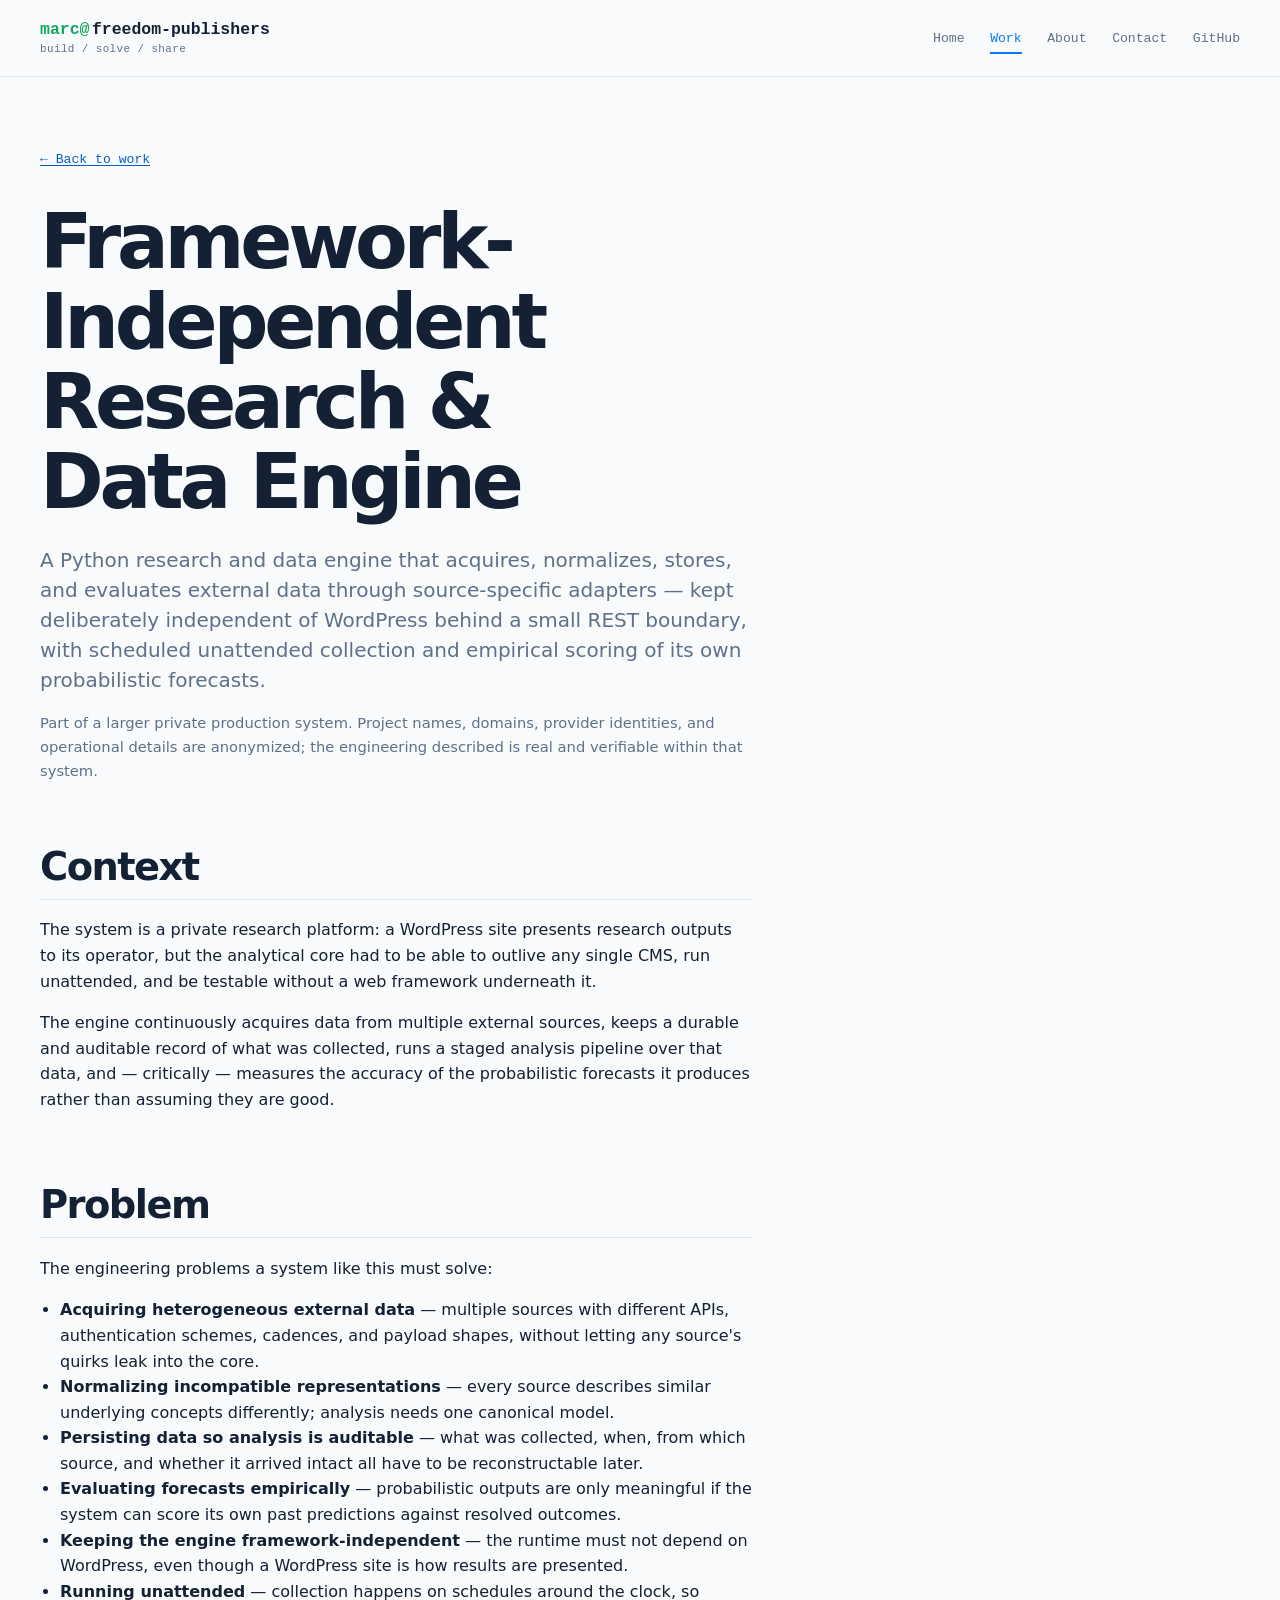
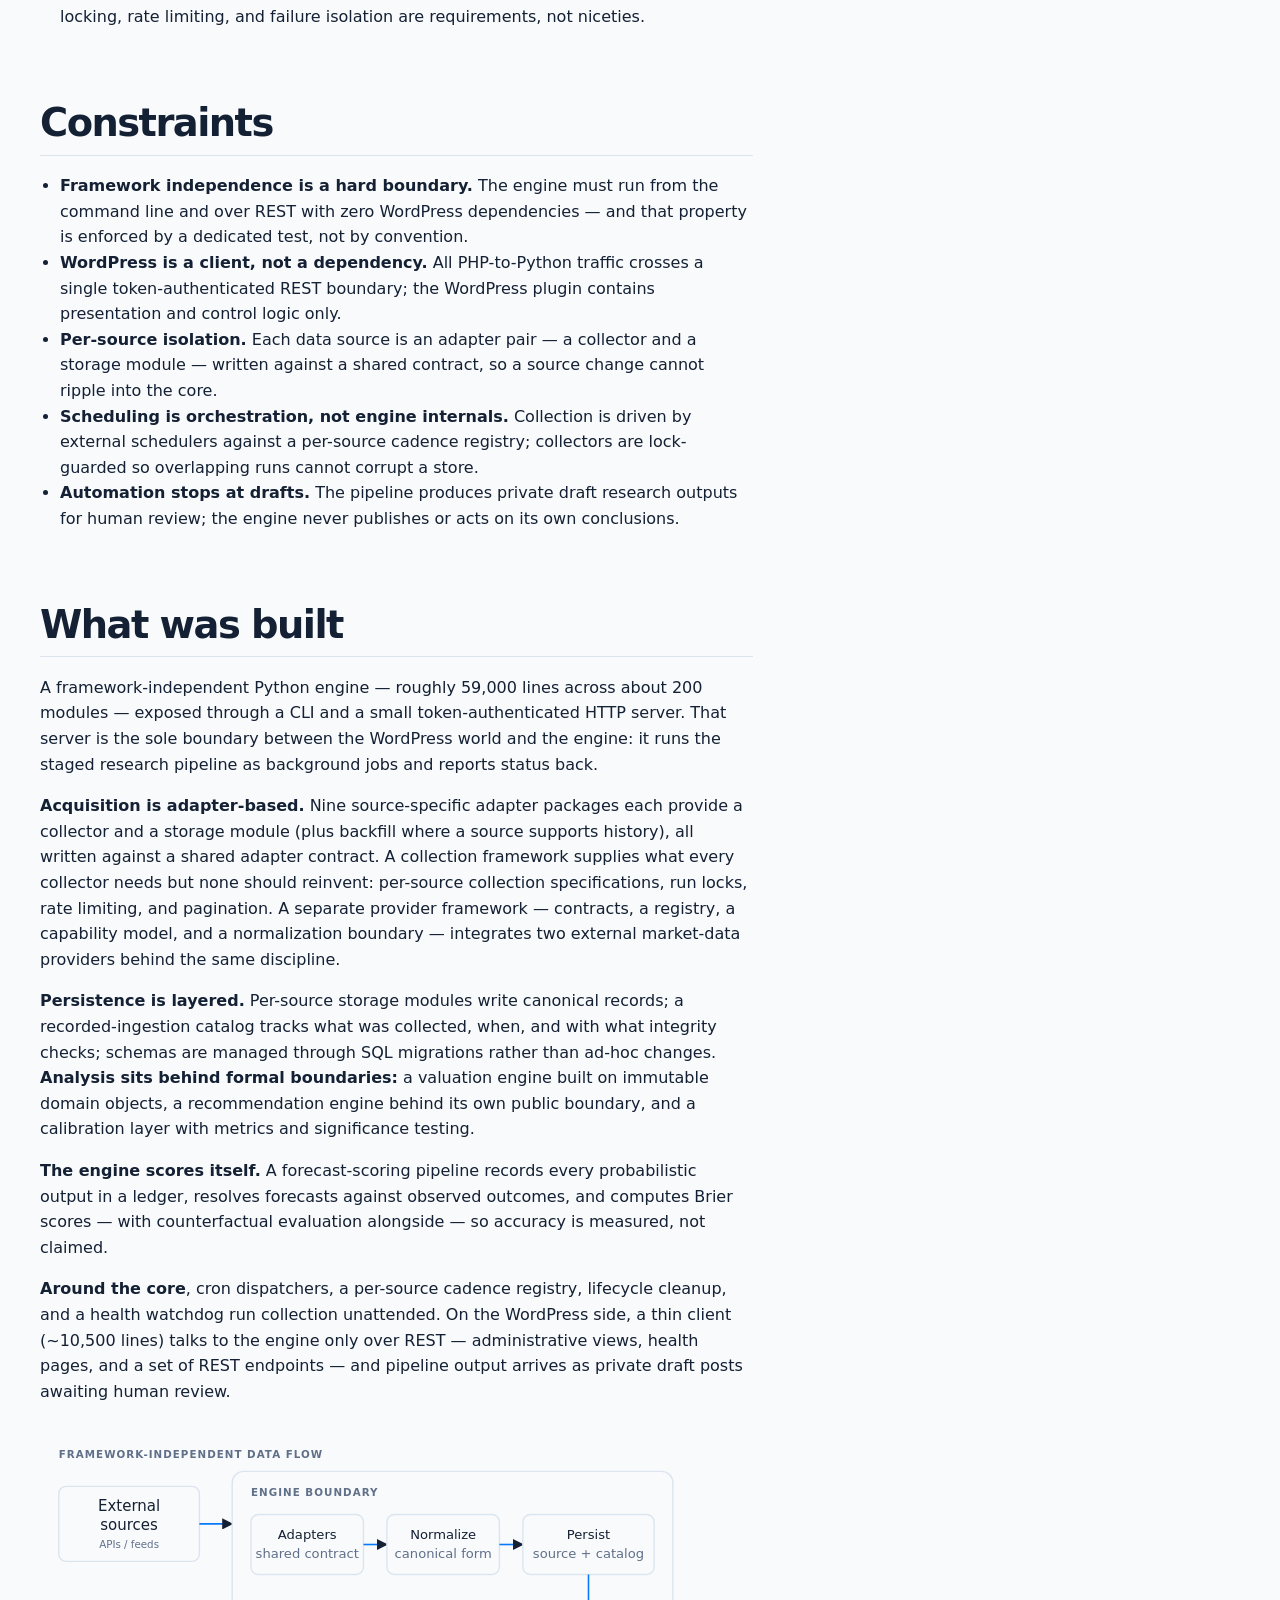
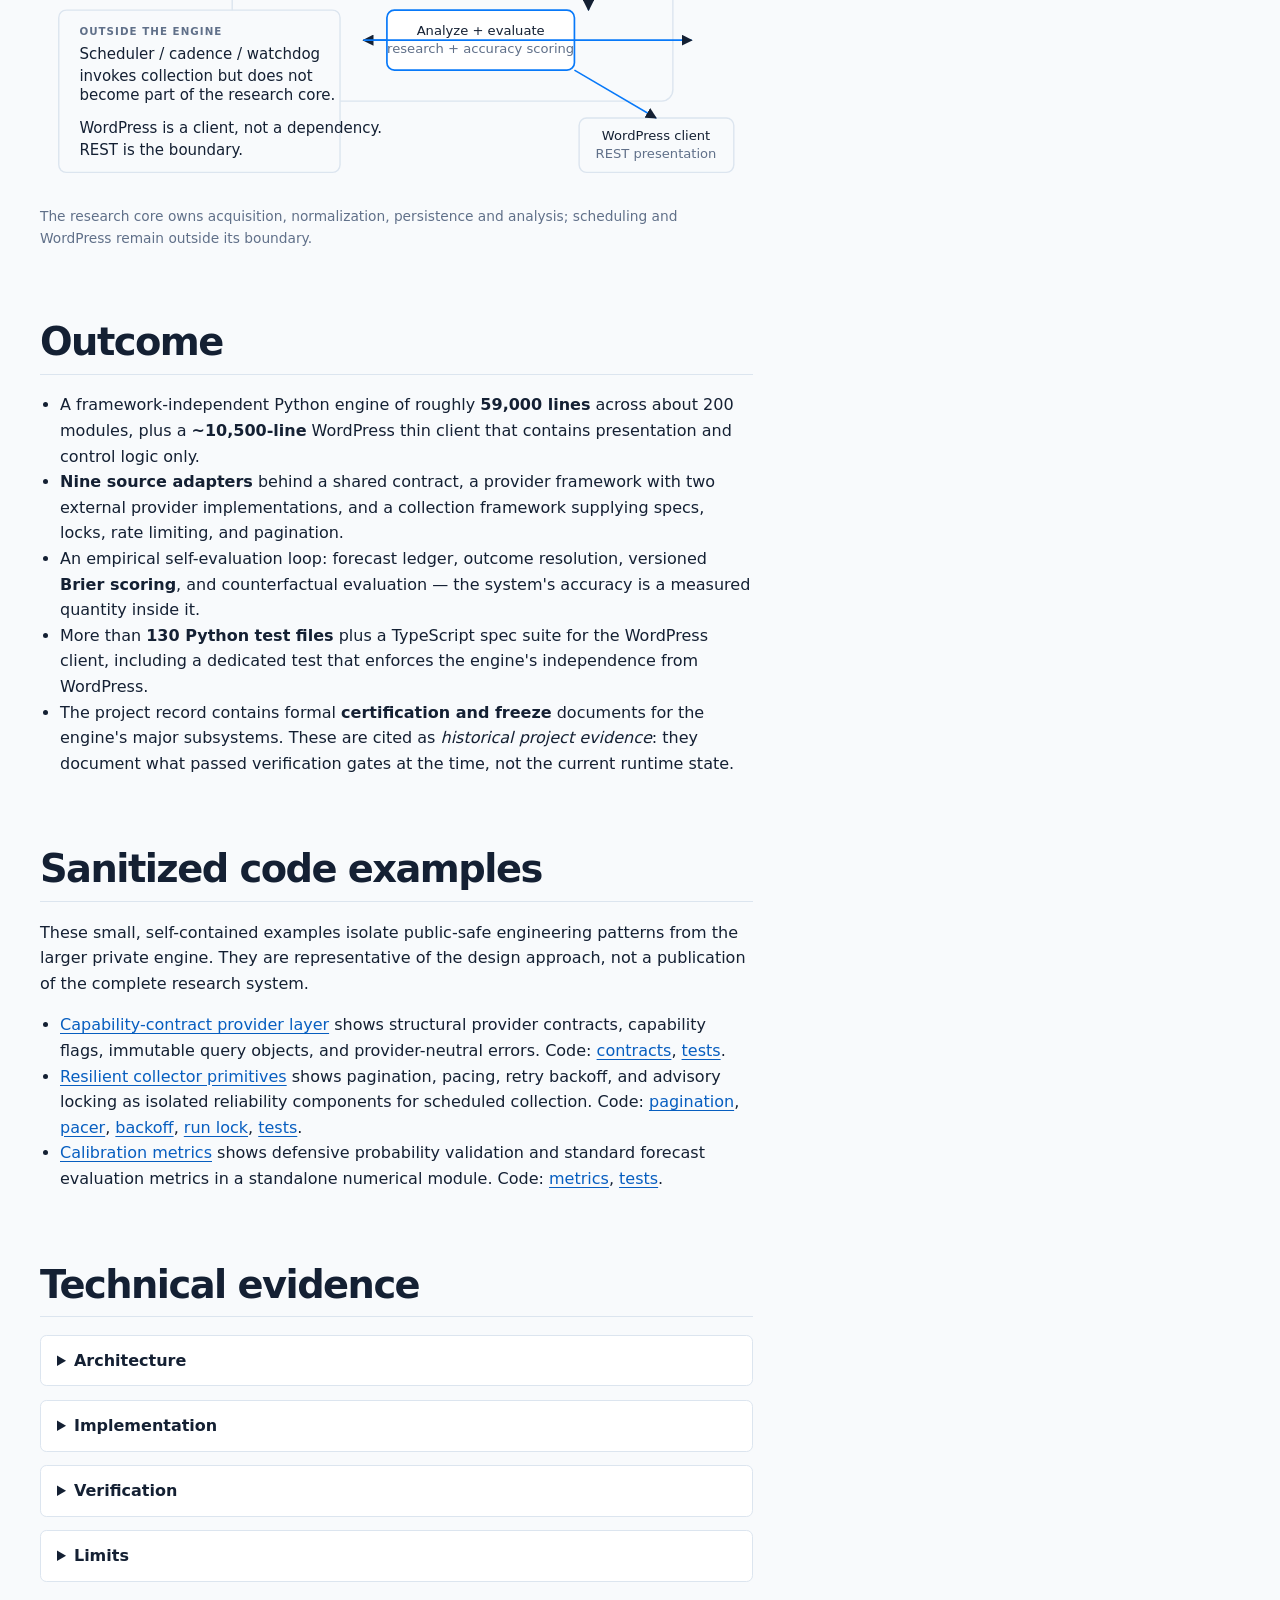
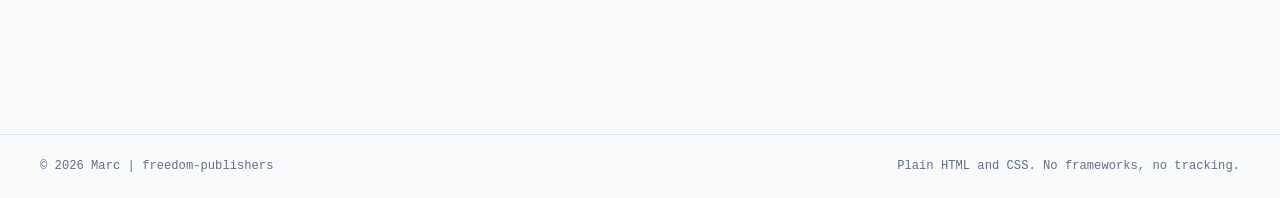
<file: case-studies/research-data-engine.html>
<!doctype html>
<html lang="en">
<head>
<meta charset="utf-8">
<meta name="viewport" content="width=device-width, initial-scale=1">
<title>Framework-Independent Research &amp; Data Engine — Technical Engineering Portfolio</title>
<meta name="description" content="Case study: a framework-independent Python research and data engine — source-specific acquisition adapters, normalization and persistence, staged analysis, empirical forecast scoring, scheduled collection, and a thin WordPress presentation client behind a REST boundary.">
<link rel="stylesheet" href="../assets/css/site.css">
</head>
<body>
<a class="skip-link" href="#main">Skip to content</a>

<header class="site-header">
  <div class="wrap header-inner">
    <a class="site-brand" href="../index.html" aria-label="Marc, home">
      <span class="brand-prompt">marc@</span><span>freedom-publishers</span>
      <span class="brand-tagline">build / solve / share</span>
    </a>
    <nav aria-label="Primary">
      <ul class="nav-list">
        <li><a href="../index.html">Home</a></li>
        <li><a href="../index.html#work" aria-current="page">Work</a></li>
        <li><a href="../about.html">About</a></li>
        <li><a href="../about.html#contact">Contact</a></li>
        <li><a href="https://github.com/freedompublishers72/portfolio" target="_blank" rel="noopener noreferrer">GitHub<span class="sr-only"> (opens in a new tab)</span></a></li>
      </ul>
    </nav>
  </div>
</header>

<main id="main" class="wrap prose-page">

  <p class="breadcrumb"><a href="../index.html#work">&larr; Back to work</a></p>

  <article>
    <header>
      <h1>Framework-Independent Research &amp; Data Engine</h1>
      <p class="lede">
        A Python research and data engine that acquires, normalizes, stores,
        and evaluates external data through source-specific adapters — kept
        deliberately independent of WordPress behind a small REST boundary,
        with scheduled unattended collection and empirical scoring of its
        own probabilistic forecasts.
      </p>
      <p class="note">
        Part of a larger private production system. Project names, domains,
        provider identities, and operational details are anonymized; the
        engineering described is real and verifiable within that system.
      </p>
    </header>

    <section aria-labelledby="context-heading">
      <h2 id="context-heading">Context</h2>
      <p>
        The system is a private research platform: a WordPress site presents
        research outputs to its operator, but the analytical core had to be
        able to outlive any single CMS, run unattended, and be testable
        without a web framework underneath it.
      </p>
      <p>
        The engine continuously acquires data from multiple external sources,
        keeps a durable and auditable record of what was collected, runs a
        staged analysis pipeline over that data, and — critically — measures
        the accuracy of the probabilistic forecasts it produces rather than
        assuming they are good.
      </p>
    </section>

    <section aria-labelledby="problem-heading">
      <h2 id="problem-heading">Problem</h2>
      <p>The engineering problems a system like this must solve:</p>
      <ul>
        <li><strong>Acquiring heterogeneous external data</strong> — multiple sources with different APIs, authentication schemes, cadences, and payload shapes, without letting any source's quirks leak into the core.</li>
        <li><strong>Normalizing incompatible representations</strong> — every source describes similar underlying concepts differently; analysis needs one canonical model.</li>
        <li><strong>Persisting data so analysis is auditable</strong> — what was collected, when, from which source, and whether it arrived intact all have to be reconstructable later.</li>
        <li><strong>Evaluating forecasts empirically</strong> — probabilistic outputs are only meaningful if the system can score its own past predictions against resolved outcomes.</li>
        <li><strong>Keeping the engine framework-independent</strong> — the runtime must not depend on WordPress, even though a WordPress site is how results are presented.</li>
        <li><strong>Running unattended</strong> — collection happens on schedules around the clock, so locking, rate limiting, and failure isolation are requirements, not niceties.</li>
      </ul>
    </section>

    <section aria-labelledby="constraints-heading">
      <h2 id="constraints-heading">Constraints</h2>
      <ul>
        <li>
          <strong>Framework independence is a hard boundary.</strong> The
          engine must run from the command line and over REST with zero
          WordPress dependencies — and that property is enforced by a
          dedicated test, not by convention.
        </li>
        <li>
          <strong>WordPress is a client, not a dependency.</strong> All
          PHP-to-Python traffic crosses a single token-authenticated REST
          boundary; the WordPress plugin contains presentation and control
          logic only.
        </li>
        <li>
          <strong>Per-source isolation.</strong> Each data source is an
          adapter pair — a collector and a storage module — written against
          a shared contract, so a source change cannot ripple into the core.
        </li>
        <li>
          <strong>Scheduling is orchestration, not engine internals.</strong>
          Collection is driven by external schedulers against a per-source
          cadence registry; collectors are lock-guarded so overlapping runs
          cannot corrupt a store.
        </li>
        <li>
          <strong>Automation stops at drafts.</strong> The pipeline produces
          private draft research outputs for human review; the engine never
          publishes or acts on its own conclusions.
        </li>
      </ul>
    </section>

    <section aria-labelledby="built-heading">
      <h2 id="built-heading">What was built</h2>
      <p>
        A framework-independent Python engine — roughly 59,000 lines across
        about 200 modules — exposed through a CLI and a small
        token-authenticated HTTP server. That server is the sole boundary
        between the WordPress world and the engine: it runs the staged
        research pipeline as background jobs and reports status back.
      </p>
      <p>
        <strong>Acquisition is adapter-based.</strong> Nine source-specific
        adapter packages each provide a collector and a storage module (plus
        backfill where a source supports history), all written against a
        shared adapter contract. A collection framework supplies what every
        collector needs but none should reinvent: per-source collection
        specifications, run locks, rate limiting, and pagination. A separate
        provider framework — contracts, a registry, a capability model, and
        a normalization boundary — integrates two external market-data
        providers behind the same discipline.
      </p>
      <p>
        <strong>Persistence is layered.</strong> Per-source storage modules
        write canonical records; a recorded-ingestion catalog tracks what
        was collected, when, and with what integrity checks; schemas are
        managed through SQL migrations rather than ad-hoc changes.
        <strong>Analysis sits behind formal boundaries:</strong> a valuation
        engine built on immutable domain objects, a recommendation engine
        behind its own public boundary, and a calibration layer with
        metrics and significance testing.
      </p>
      <p>
        <strong>The engine scores itself.</strong> A forecast-scoring
        pipeline records every probabilistic output in a ledger, resolves
        forecasts against observed outcomes, and computes Brier scores —
        with counterfactual evaluation alongside — so accuracy is measured,
        not claimed.
      </p>
      <p>
        <strong>Around the core</strong>, cron dispatchers, a per-source
        cadence registry, lifecycle cleanup, and a health watchdog run
        collection unattended. On the WordPress side, a thin client
        (~10,500 lines) talks to the engine only over REST — administrative
        views, health pages, and a set of REST endpoints — and pipeline
        output arrives as private draft posts awaiting human review.
      </p>

      <figure class="diagram diagram-system"><svg viewBox="0 0 760 390" role="img" aria-labelledby="rde-diagram-title rde-diagram-desc" xmlns="http://www.w3.org/2000/svg"><title id="rde-diagram-title">Research and data engine architecture</title><desc id="rde-diagram-desc">External sources feed source adapters inside a framework-independent engine. Data is normalized, persisted and analyzed before crossing a REST boundary to WordPress. Scheduling remains external.</desc><defs><marker id="rde-arrow" viewBox="0 0 10 10" refX="9" refY="5" markerWidth="7" markerHeight="7" orient="auto"><path d="M0 0L10 5 0 10z" fill="currentColor"/></marker></defs><g font-family="inherit" fill="currentColor"><text x="20" y="28" class="diagram-label">FRAMEWORK-INDEPENDENT DATA FLOW</text><g class="diagram-note"><rect x="20" y="58" width="150" height="80" rx="8"/><text x="95" y="84" text-anchor="middle">External</text><text x="95" y="104" text-anchor="middle">sources</text><text x="95" y="124" text-anchor="middle" class="diagram-small">APIs / feeds</text></g><path class="diagram-flow" d="M170 98H205" marker-end="url(#rde-arrow)"/><rect x="205" y="42" width="470" height="245" rx="12" class="diagram-boundary"/><text x="225" y="68" class="diagram-label">ENGINE BOUNDARY</text><g class="diagram-box"><rect x="225" y="88" width="120" height="64" rx="8"/><text x="285" y="114" text-anchor="middle">Adapters</text><text x="285" y="134" text-anchor="middle" class="diagram-small">shared contract</text></g><path class="diagram-flow" d="M345 120H370" marker-end="url(#rde-arrow)"/><g class="diagram-box"><rect x="370" y="88" width="120" height="64" rx="8"/><text x="430" y="114" text-anchor="middle">Normalize</text><text x="430" y="134" text-anchor="middle" class="diagram-small">canonical form</text></g><path class="diagram-flow" d="M490 120H515" marker-end="url(#rde-arrow)"/><g class="diagram-box"><rect x="515" y="88" width="140" height="64" rx="8"/><text x="585" y="114" text-anchor="middle">Persist</text><text x="585" y="134" text-anchor="middle" class="diagram-small">source + catalog</text></g><path class="diagram-flow" d="M585 152V190" marker-end="url(#rde-arrow)"/><g class="diagram-box diagram-key"><rect x="370" y="190" width="200" height="64" rx="8"/><text x="470" y="216" text-anchor="middle">Analyze + evaluate</text><text x="470" y="236" text-anchor="middle" class="diagram-small">research + accuracy scoring</text></g><path class="diagram-flow" d="M370 222H345" marker-end="url(#rde-arrow)"/><path class="diagram-flow" d="M345 222H695" marker-end="url(#rde-arrow)"/><g class="diagram-box"><rect x="575" y="305" width="165" height="58" rx="8"/><text x="657" y="329" text-anchor="middle">WordPress client</text><text x="657" y="348" text-anchor="middle" class="diagram-small">REST presentation</text></g><path class="diagram-flow" d="M570 254L657 305" marker-end="url(#rde-arrow)"/><g class="diagram-note"><rect x="20" y="190" width="300" height="173" rx="8"/><text x="42" y="217" class="diagram-label">OUTSIDE THE ENGINE</text><text x="42" y="242">Scheduler / cadence / watchdog</text><text x="42" y="266">invokes collection but does not</text><text x="42" y="286">become part of the research core.</text><text x="42" y="321">WordPress is a client, not a dependency.</text><text x="42" y="345">REST is the boundary.</text></g></g></svg><figcaption>The research core owns acquisition, normalization, persistence and analysis; scheduling and WordPress remain outside its boundary.</figcaption></figure>
    </section>

    <section aria-labelledby="outcome-heading">
      <h2 id="outcome-heading">Outcome</h2>
      <ul>
        <li>
          A framework-independent Python engine of roughly
          <strong>59,000 lines</strong> across about 200 modules, plus a
          <strong>~10,500-line</strong> WordPress thin client that contains
          presentation and control logic only.
        </li>
        <li>
          <strong>Nine source adapters</strong> behind a shared contract, a
          provider framework with two external provider implementations, and
          a collection framework supplying specs, locks, rate limiting, and
          pagination.
        </li>
        <li>
          An empirical self-evaluation loop: forecast ledger, outcome
          resolution, versioned <strong>Brier scoring</strong>, and
          counterfactual evaluation — the system's accuracy is a measured
          quantity inside it.
        </li>
        <li>
          More than <strong>130 Python test files</strong> plus a TypeScript
          spec suite for the WordPress client, including a dedicated test
          that enforces the engine's independence from WordPress.
        </li>
        <li>
          The project record contains formal <strong>certification and
          freeze</strong> documents for the engine's major subsystems. These
          are cited as <em>historical project evidence</em>: they document
          what passed verification gates at the time, not the current
          runtime state.
        </li>
      </ul>
    </section>

    <section aria-labelledby="demo-heading">
      <h2 id="demo-heading">Sanitized code examples</h2>
      <p>
        These small, self-contained examples isolate public-safe engineering
        patterns from the larger private engine. They are representative of
        the design approach, not a publication of the complete research
        system.
      </p>
      <ul>
        <li>
          <a href="../examples/capability-contracts/README.md">Capability-contract provider layer</a>
          shows structural provider contracts, capability flags, immutable
          query objects, and provider-neutral errors. Code:
          <a href="../examples/capability-contracts/contracts.py">contracts</a>,
          <a href="../examples/capability-contracts/test_contracts.py">tests</a>.
        </li>
        <li>
          <a href="../examples/resilient-collector-primitives/README.md">Resilient collector primitives</a>
          shows pagination, pacing, retry backoff, and advisory locking as
          isolated reliability components for scheduled collection. Code:
          <a href="../examples/resilient-collector-primitives/pagination.py">pagination</a>,
          <a href="../examples/resilient-collector-primitives/interval_pacer.py">pacer</a>,
          <a href="../examples/resilient-collector-primitives/backoff.py">backoff</a>,
          <a href="../examples/resilient-collector-primitives/run_lock.py">run lock</a>,
          <a href="../examples/resilient-collector-primitives/test_primitives.py">tests</a>.
        </li>
        <li>
          <a href="../examples/calibration-metrics/README.md">Calibration metrics</a>
          shows defensive probability validation and standard forecast
          evaluation metrics in a standalone numerical module. Code:
          <a href="../examples/calibration-metrics/metrics.py">metrics</a>,
          <a href="../examples/calibration-metrics/test_metrics.py">tests</a>.
        </li>
      </ul>
    </section>

    <section aria-labelledby="evidence-heading">
      <h2 id="evidence-heading">Technical evidence</h2>

      <details>
        <summary>Architecture</summary>
        <ul>
          <li><strong>Framework-independent core</strong> — the engine has no WordPress imports; it is operable from the CLI and over a token-authenticated HTTP interface that runs pipeline stages as background jobs.</li>
          <li><strong>Staged research pipeline</strong> — a canonical runtime executes ordered stages (discovery, qualification, evidence collection, analysis, recommendation, draft output) as discrete, inspectable units.</li>
          <li><strong>Adapter contract</strong> — each source supplies a collector/storage pair against a shared contract; indexers sit above the stores rather than inside collectors.</li>
          <li><strong>Collection framework</strong> — per-source collection specifications record each dataset's approved cadence and invocation mechanism; run locks and rate limiting are shared infrastructure.</li>
          <li><strong>Provider framework</strong> — contracts, a registry, a capability model, and a normalization boundary, with two provider implementations carrying their own authentication and normalization.</li>
          <li><strong>Analysis boundaries</strong> — valuation and recommendation each sit behind a formal public boundary object over immutable domain types; calibration contributes metrics and significance testing.</li>
          <li><strong>WordPress thin client</strong> — an engine client that speaks REST only, administration pages, REST endpoints, and a health-check framework; no engine logic lives in PHP.</li>
        </ul>
      </details>

      <details>
        <summary>Implementation</summary>
        <p>Selected engineering decisions:</p>
        <ul>
          <li><strong>One REST boundary</strong> — a single token-authenticated server is the only path between WordPress and the engine, so the framework boundary has exactly one door to audit.</li>
          <li><strong>Cadence as data</strong> — collection schedules live in a per-source registry with explicit due-checks; a frequent wake-up tick asks each dataset whether it is due rather than hard-coding intervals per job.</li>
          <li><strong>Lock-guarded collectors</strong> — overlapping runs of the same collector are prevented by design, so a slow source cannot corrupt its own store.</li>
          <li><strong>Recorded ingestion</strong> — acquisition is cataloged with integrity tracking, making later analysis auditable against what was actually collected.</li>
          <li><strong>Immutable domain objects</strong> — valuation inputs and results are modeled as immutable types, keeping analysis stages free of hidden mutation.</li>
          <li><strong>Versioned scoring</strong> — forecast scoring is implemented as a named, versioned method over a persistent forecast ledger, so scores are reproducible and the scoring rule itself is explicit.</li>
          <li><strong>Drafts, not decisions</strong> — the pipeline's last automated step produces a private draft for human review; editorial and action decisions stay outside the system.</li>
        </ul>
      </details>

      <details>
        <summary>Verification</summary>
        <p>Evidence held in the private project record:</p>
        <ul>
          <li>More than 130 dedicated Python test files across the engine, collection framework, providers, and workflow — including a test that verifies the engine carries no WordPress dependencies.</li>
          <li>A TypeScript spec suite covering the WordPress client.</li>
          <li>Formal certification and freeze records for major subsystems, produced under a documented lifecycle (designed → authorized → implemented → verified → certified → frozen).</li>
          <li>An extensive certification archive: verification reports, remediation records, and independent audit documents.</li>
        </ul>
        <p>
          These are historical project documents: they establish that the
          work passed formal verification gates when certified, and are not
          presented as a claim that every component or historical test is
          currently passing. Suite sizes are file counts from the project
          record — evidence of coverage breadth, not a runtime guarantee.
        </p>
      </details>

      <details>
        <summary>Limits</summary>
        <ul>
          <li>The production codebase is private; this page describes the architecture rather than publishing it.</li>
          <li>No accuracy percentages, performance benchmarks, or business outcomes are claimed — internal scoring exists, but this page does not publish its figures.</li>
          <li>Certification evidence is historical — it should not be read as current runtime verification.</li>
          <li>The collection cadences and source set are configured for one deployment; this is not a general-purpose product.</li>
          <li>The WordPress component is a thin client for this engine — not a portable plugin for arbitrary WordPress sites.</li>
        </ul>
      </details>
    </section>

  </article>

</main>

<footer class="site-footer">
  <div class="wrap footer-inner">
    <p>&copy; 2026 Marc <span aria-hidden="true">|</span> freedom-publishers</p>
    <p>Plain HTML and CSS. No frameworks, no tracking.</p>
  </div>
</footer>

</body>
</html>
</file>
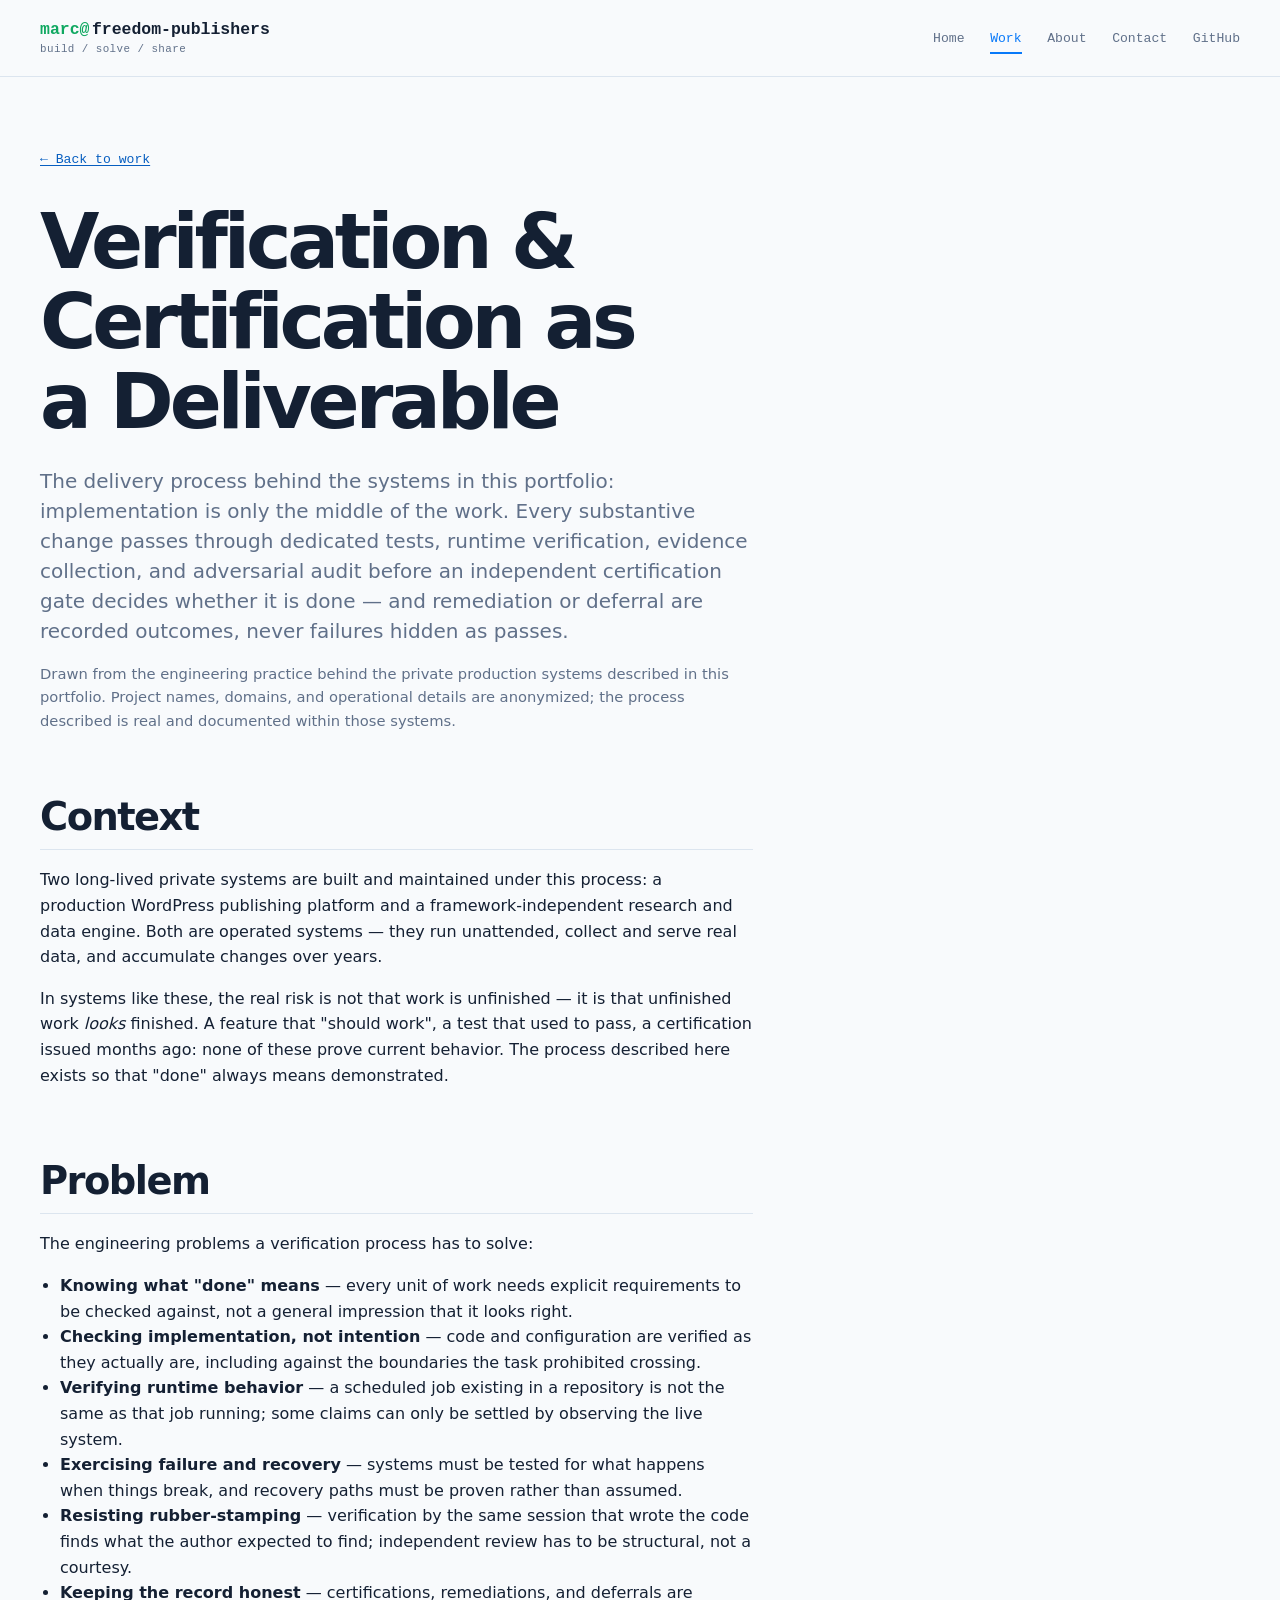
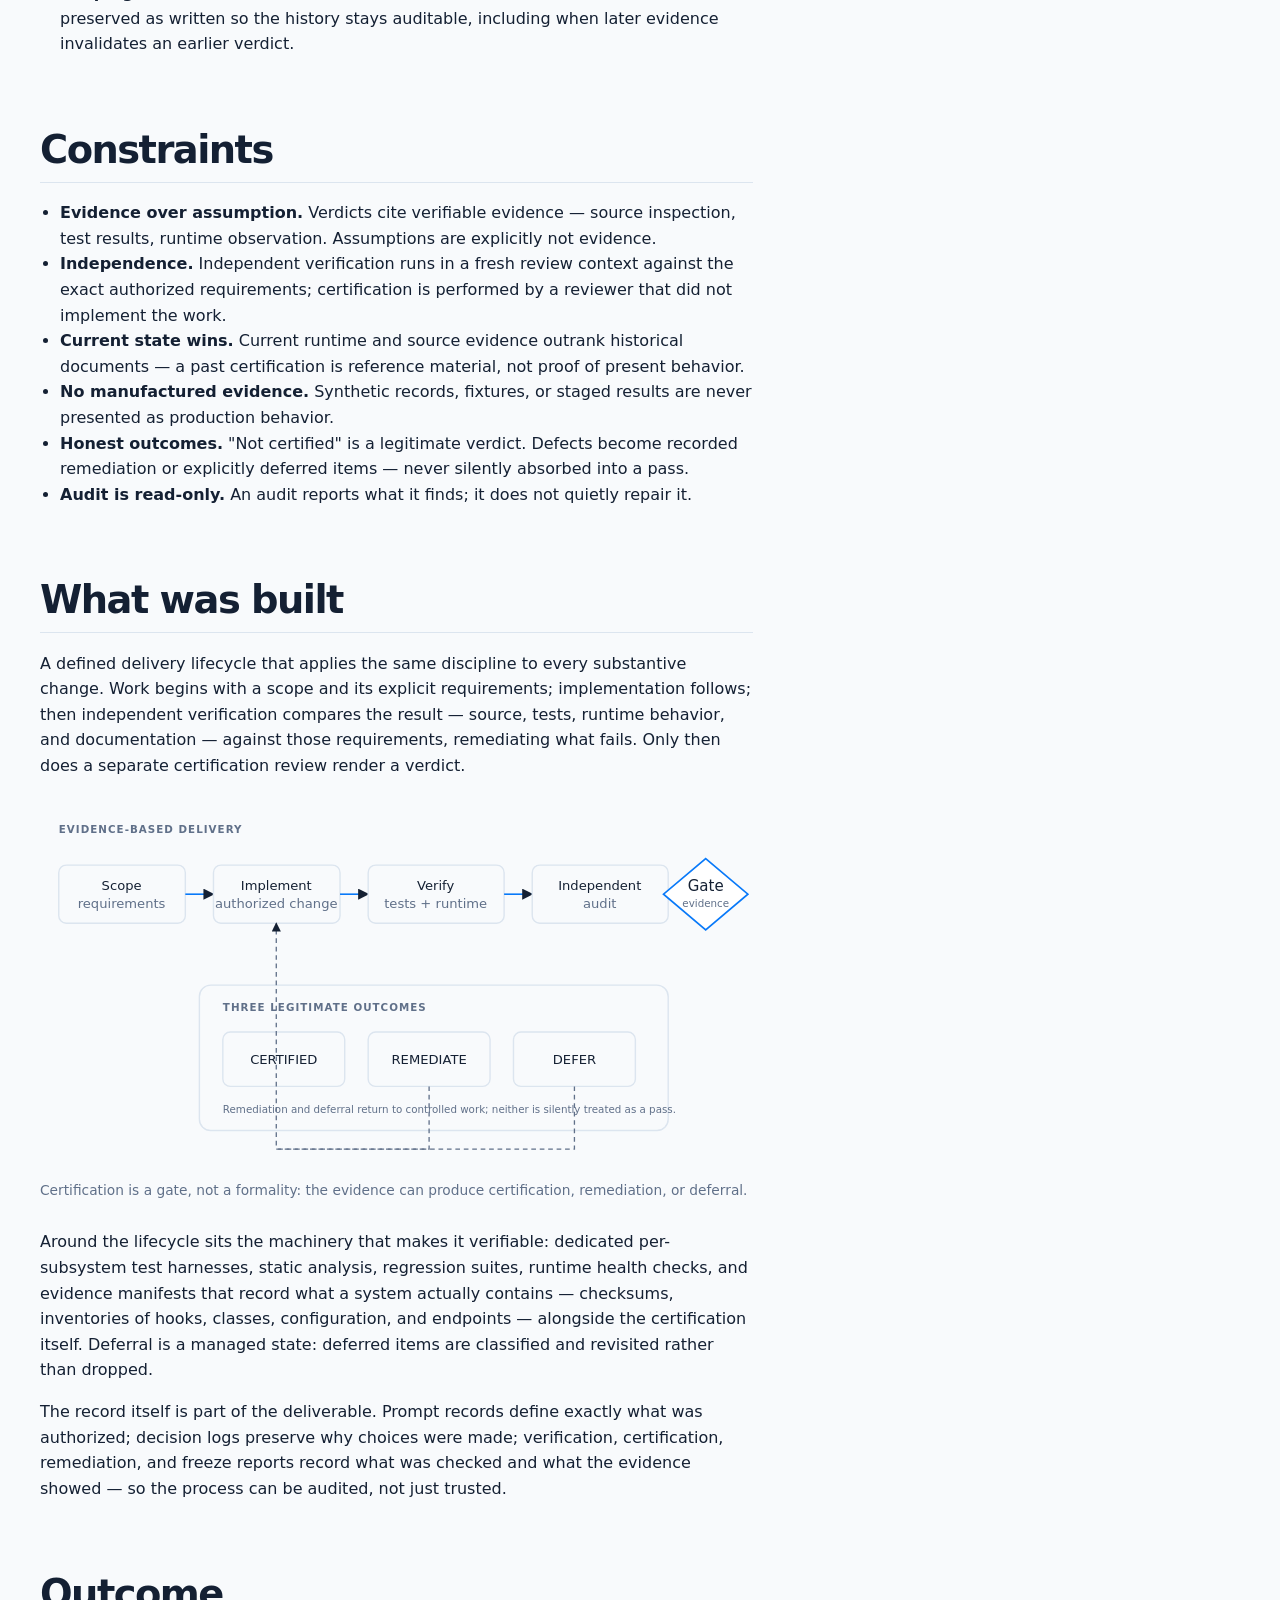
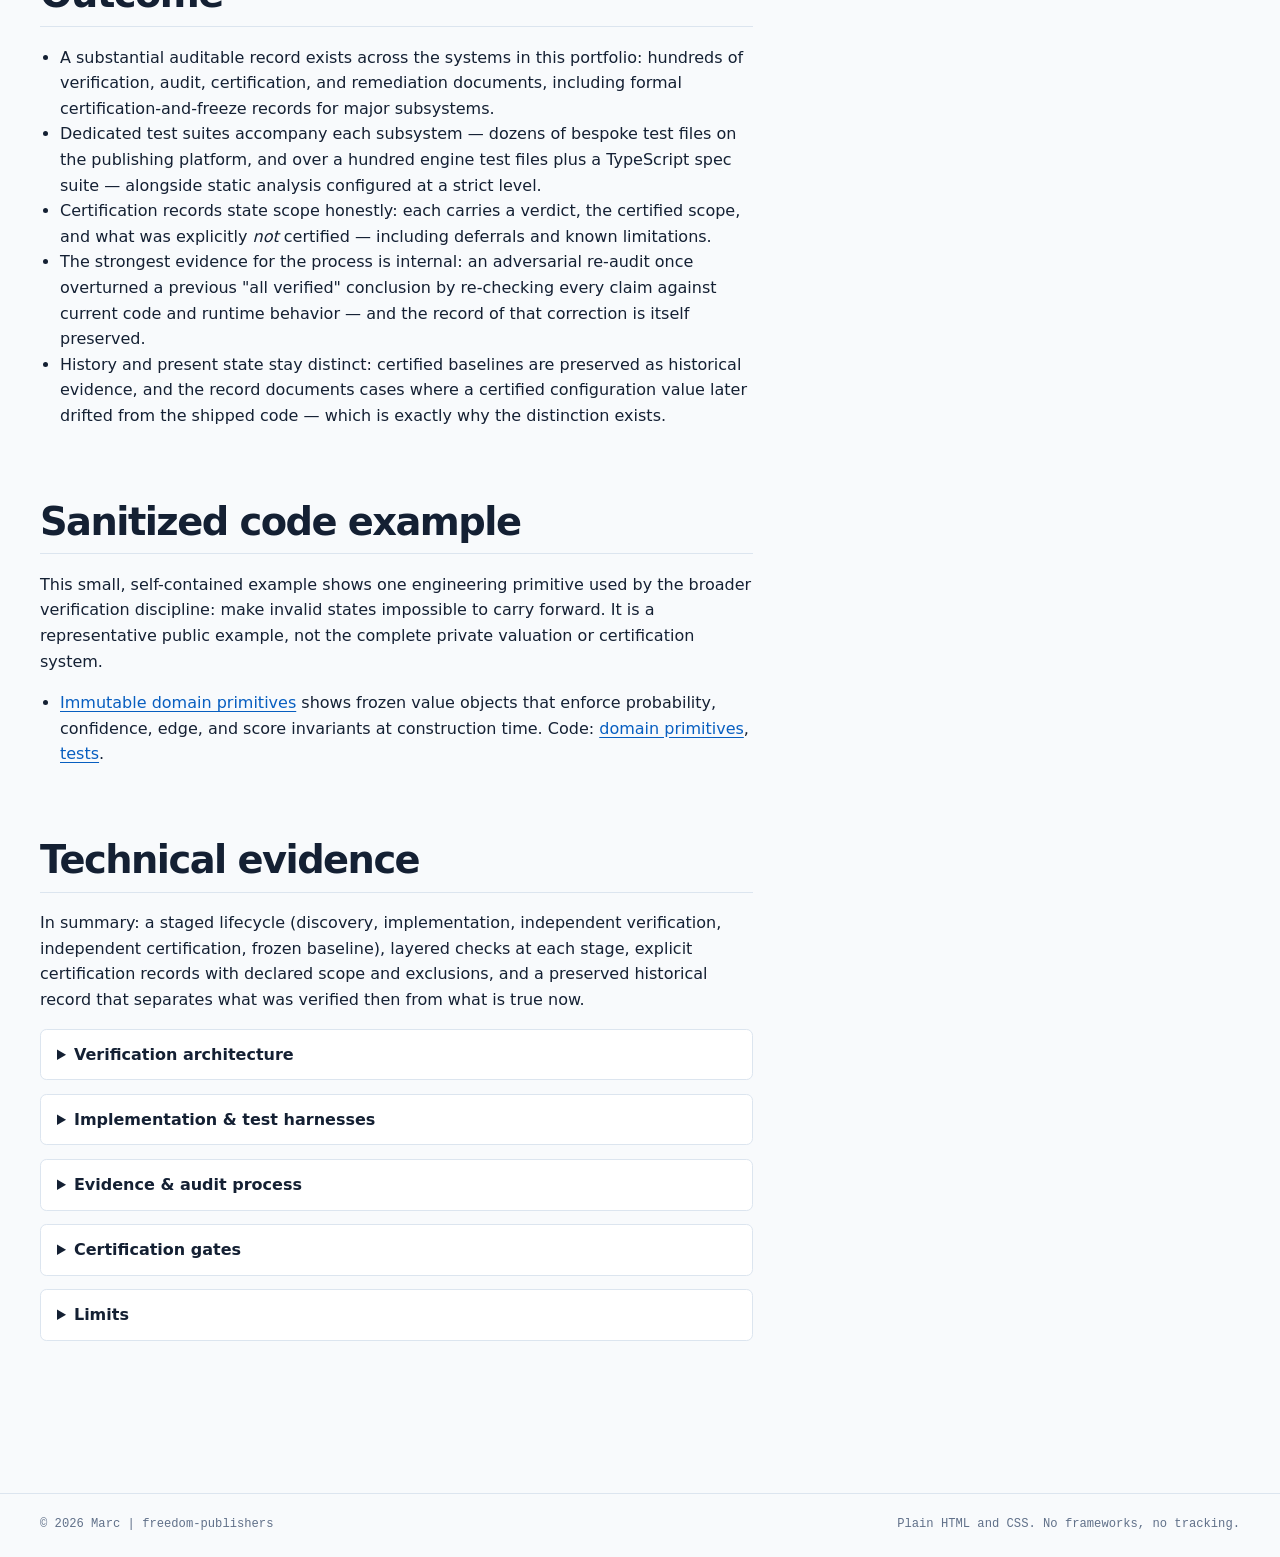
<file: case-studies/verification-and-certification.html>
<!doctype html>
<html lang="en">
<head>
<meta charset="utf-8">
<meta name="viewport" content="width=device-width, initial-scale=1">
<title>Verification &amp; Certification as a Deliverable — Technical Engineering Portfolio</title>
<meta name="description" content="Case study: the verification and certification process behind the systems in this portfolio — dedicated test harnesses, static analysis, runtime verification, evidence collection, adversarial audit, and explicit certification gates, with remediation and deferral as recorded outcomes.">
<link rel="stylesheet" href="../assets/css/site.css">
</head>
<body>
<a class="skip-link" href="#main">Skip to content</a>

<header class="site-header">
  <div class="wrap header-inner">
    <a class="site-brand" href="../index.html" aria-label="Marc, home">
      <span class="brand-prompt">marc@</span><span>freedom-publishers</span>
      <span class="brand-tagline">build / solve / share</span>
    </a>
    <nav aria-label="Primary">
      <ul class="nav-list">
        <li><a href="../index.html">Home</a></li>
        <li><a href="../index.html#work" aria-current="page">Work</a></li>
        <li><a href="../about.html">About</a></li>
        <li><a href="../about.html#contact">Contact</a></li>
        <li><a href="https://github.com/freedompublishers72/portfolio" target="_blank" rel="noopener noreferrer">GitHub<span class="sr-only"> (opens in a new tab)</span></a></li>
      </ul>
    </nav>
  </div>
</header>

<main id="main" class="wrap prose-page">

  <p class="breadcrumb"><a href="../index.html#work">&larr; Back to work</a></p>

  <article>
    <header>
      <h1>Verification &amp; Certification as a Deliverable</h1>
      <p class="lede">
        The delivery process behind the systems in this portfolio:
        implementation is only the middle of the work. Every substantive
        change passes through dedicated tests, runtime verification,
        evidence collection, and adversarial audit before an independent
        certification gate decides whether it is done — and remediation or
        deferral are recorded outcomes, never failures hidden as passes.
      </p>
      <p class="note">
        Drawn from the engineering practice behind the private production
        systems described in this portfolio. Project names, domains, and
        operational details are anonymized; the process described is real
        and documented within those systems.
      </p>
    </header>

    <section aria-labelledby="context-heading">
      <h2 id="context-heading">Context</h2>
      <p>
        Two long-lived private systems are built and maintained under this
        process: a production WordPress publishing platform and a
        framework-independent research and data engine. Both are operated
        systems — they run unattended, collect and serve real data, and
        accumulate changes over years.
      </p>
      <p>
        In systems like these, the real risk is not that work is unfinished —
        it is that unfinished work <em>looks</em> finished. A feature that
        "should work", a test that used to pass, a certification issued
        months ago: none of these prove current behavior. The process
        described here exists so that "done" always means demonstrated.
      </p>
    </section>

    <section aria-labelledby="problem-heading">
      <h2 id="problem-heading">Problem</h2>
      <p>The engineering problems a verification process has to solve:</p>
      <ul>
        <li><strong>Knowing what "done" means</strong> — every unit of work needs explicit requirements to be checked against, not a general impression that it looks right.</li>
        <li><strong>Checking implementation, not intention</strong> — code and configuration are verified as they actually are, including against the boundaries the task prohibited crossing.</li>
        <li><strong>Verifying runtime behavior</strong> — a scheduled job existing in a repository is not the same as that job running; some claims can only be settled by observing the live system.</li>
        <li><strong>Exercising failure and recovery</strong> — systems must be tested for what happens when things break, and recovery paths must be proven rather than assumed.</li>
        <li><strong>Resisting rubber-stamping</strong> — verification by the same session that wrote the code finds what the author expected to find; independent review has to be structural, not a courtesy.</li>
        <li><strong>Keeping the record honest</strong> — certifications, remediations, and deferrals are preserved as written so the history stays auditable, including when later evidence invalidates an earlier verdict.</li>
      </ul>
    </section>

    <section aria-labelledby="constraints-heading">
      <h2 id="constraints-heading">Constraints</h2>
      <ul>
        <li>
          <strong>Evidence over assumption.</strong> Verdicts cite verifiable
          evidence — source inspection, test results, runtime observation.
          Assumptions are explicitly not evidence.
        </li>
        <li>
          <strong>Independence.</strong> Independent verification runs in a
          fresh review context against the exact authorized requirements;
          certification is performed by a reviewer that did not implement
          the work.
        </li>
        <li>
          <strong>Current state wins.</strong> Current runtime and source
          evidence outrank historical documents — a past certification is
          reference material, not proof of present behavior.
        </li>
        <li>
          <strong>No manufactured evidence.</strong> Synthetic records,
          fixtures, or staged results are never presented as production
          behavior.
        </li>
        <li>
          <strong>Honest outcomes.</strong> "Not certified" is a legitimate
          verdict. Defects become recorded remediation or explicitly
          deferred items — never silently absorbed into a pass.
        </li>
        <li>
          <strong>Audit is read-only.</strong> An audit reports what it
          finds; it does not quietly repair it.
        </li>
      </ul>
    </section>

    <section aria-labelledby="built-heading">
      <h2 id="built-heading">What was built</h2>
      <p>
        A defined delivery lifecycle that applies the same discipline to
        every substantive change. Work begins with a scope and its explicit
        requirements; implementation follows; then independent verification
        compares the result — source, tests, runtime behavior, and
        documentation — against those requirements, remediating what fails.
        Only then does a separate certification review render a verdict.
      </p>

      <figure class="diagram diagram-system"><svg viewBox="0 0 760 390" role="img" aria-labelledby="vc-diagram-title vc-diagram-desc" xmlns="http://www.w3.org/2000/svg"><title id="vc-diagram-title">Verification and certification lifecycle</title><desc id="vc-diagram-desc">Authorized work moves through implementation, focused testing, runtime verification and independent audit to a certification gate. Certification, remediation and deferral are distinct outcomes.</desc><defs><marker id="vc-arrow" viewBox="0 0 10 10" refX="9" refY="5" markerWidth="7" markerHeight="7" orient="auto"><path d="M0 0L10 5 0 10z" fill="currentColor"/></marker></defs><g font-family="inherit" fill="currentColor"><text x="20" y="28" class="diagram-label">EVIDENCE-BASED DELIVERY</text><g class="diagram-box"><rect x="20" y="62" width="135" height="62" rx="8"/><text x="87" y="88" text-anchor="middle">Scope</text><text x="87" y="108" text-anchor="middle" class="diagram-small">requirements</text></g><path class="diagram-flow" d="M155 93H185" marker-end="url(#vc-arrow)"/><g class="diagram-box"><rect x="185" y="62" width="135" height="62" rx="8"/><text x="252" y="88" text-anchor="middle">Implement</text><text x="252" y="108" text-anchor="middle" class="diagram-small">authorized change</text></g><path class="diagram-flow" d="M320 93H350" marker-end="url(#vc-arrow)"/><g class="diagram-box"><rect x="350" y="62" width="145" height="62" rx="8"/><text x="422" y="88" text-anchor="middle">Verify</text><text x="422" y="108" text-anchor="middle" class="diagram-small">tests + runtime</text></g><path class="diagram-flow" d="M495 93H525" marker-end="url(#vc-arrow)"/><g class="diagram-box"><rect x="525" y="62" width="145" height="62" rx="8"/><text x="597" y="88" text-anchor="middle">Independent</text><text x="597" y="108" text-anchor="middle" class="diagram-small">audit</text></g><path class="diagram-flow" d="M670 93H710" marker-end="url(#vc-arrow)"/><g class="diagram-key"><path class="diagram-decision" d="M710 55L755 93 710 131 665 93z"/><text x="710" y="90" text-anchor="middle">Gate</text><text x="710" y="107" text-anchor="middle" class="diagram-small">evidence</text></g><g class="diagram-note"><rect x="170" y="190" width="500" height="155" rx="12"/><text x="195" y="218" class="diagram-label">THREE LEGITIMATE OUTCOMES</text><g class="diagram-box"><rect x="195" y="240" width="130" height="58" rx="8"/><text x="260" y="274" text-anchor="middle">CERTIFIED</text></g><g class="diagram-box"><rect x="350" y="240" width="130" height="58" rx="8"/><text x="415" y="274" text-anchor="middle">REMEDIATE</text></g><g class="diagram-box"><rect x="505" y="240" width="130" height="58" rx="8"/><text x="570" y="274" text-anchor="middle">DEFER</text></g><text x="195" y="326" class="diagram-small">Remediation and deferral return to controlled work; neither is silently treated as a pass.</text></g><path class="diagram-dash" d="M415 298V365H252V124" marker-end="url(#vc-arrow)"/><path class="diagram-dash" d="M570 298V365H252" /></g></svg><figcaption>Certification is a gate, not a formality: the evidence can produce certification, remediation, or deferral.</figcaption></figure>

      <p>
        Around the lifecycle sits the machinery that makes it verifiable:
        dedicated per-subsystem test harnesses, static analysis, regression
        suites, runtime health checks, and evidence manifests that record
        what a system actually contains — checksums, inventories of hooks,
        classes, configuration, and endpoints — alongside the certification
        itself. Deferral is a managed state: deferred items are classified
        and revisited rather than dropped.
      </p>
      <p>
        The record itself is part of the deliverable. Prompt records define
        exactly what was authorized; decision logs preserve why choices were
        made; verification, certification, remediation, and freeze reports
        record what was checked and what the evidence showed — so the
        process can be audited, not just trusted.
      </p>
    </section>

    <section aria-labelledby="outcome-heading">
      <h2 id="outcome-heading">Outcome</h2>
      <ul>
        <li>
          A substantial auditable record exists across the systems in this
          portfolio: hundreds of verification, audit, certification, and
          remediation documents, including formal certification-and-freeze
          records for major subsystems.
        </li>
        <li>
          Dedicated test suites accompany each subsystem — dozens of bespoke
          test files on the publishing platform, and over a hundred engine
          test files plus a TypeScript spec suite — alongside static
          analysis configured at a strict level.
        </li>
        <li>
          Certification records state scope honestly: each carries a verdict,
          the certified scope, and what was explicitly <em>not</em>
          certified — including deferrals and known limitations.
        </li>
        <li>
          The strongest evidence for the process is internal: an adversarial
          re-audit once overturned a previous "all verified" conclusion by
          re-checking every claim against current code and runtime behavior —
          and the record of that correction is itself preserved.
        </li>
        <li>
          History and present state stay distinct: certified baselines are
          preserved as historical evidence, and the record documents cases
          where a certified configuration value later drifted from the
          shipped code — which is exactly why the distinction exists.
        </li>
      </ul>
    </section>

    <section aria-labelledby="demo-heading">
      <h2 id="demo-heading">Sanitized code example</h2>
      <p>
        This small, self-contained example shows one engineering primitive
        used by the broader verification discipline: make invalid states
        impossible to carry forward. It is a representative public example,
        not the complete private valuation or certification system.
      </p>
      <ul>
        <li>
          <a href="../examples/immutable-domain-primitives/README.md">Immutable domain primitives</a>
          shows frozen value objects that enforce probability, confidence,
          edge, and score invariants at construction time. Code:
          <a href="../examples/immutable-domain-primitives/domain_primitives.py">domain primitives</a>,
          <a href="../examples/immutable-domain-primitives/test_domain_primitives.py">tests</a>.
        </li>
      </ul>
    </section>

    <section aria-labelledby="evidence-heading">
      <h2 id="evidence-heading">Technical evidence</h2>
      <p>
        In summary: a staged lifecycle (discovery, implementation,
        independent verification, independent certification, frozen
        baseline), layered checks at each stage, explicit certification
        records with declared scope and exclusions, and a preserved
        historical record that separates what was verified then from what is
        true now.
      </p>

      <details>
        <summary>Verification architecture</summary>
        <ul>
          <li><strong>Staged lifecycle</strong> — discovery establishes scope, evidence, and decisions (no implementation); implementation makes only the authorized changes; independent verification checks the result against the exact requirements and remediates failures; independent certification renders the verdict; certified work becomes a frozen baseline.</li>
          <li><strong>Structural independence</strong> — verification runs in a fresh review context; certification is performed by a reviewer that did not implement the work, and a material defect found at certification returns the work to verification rather than being passed through.</li>
          <li><strong>Requirements-to-evidence checking</strong> — verification walks an explicit requirements matrix, including negative boundaries: what the authorized work prohibited.</li>
          <li><strong>Evidence classification</strong> — findings are classified (documented, source-verified, runtime-verified, test-verified, engineering hypothesis, or blocked on insufficient evidence); a hypothesis is never presented as an established cause.</li>
          <li><strong>Operational evidence levels</strong> — for anything claimed to run automatically, evidence is tiered: declared, installed, enabled, executed organically, persisted. A configuration file in a repository proves nothing about runtime.</li>
          <li><strong>Current-system truth standard</strong> — when evidence conflicts, current observed behavior outranks prior certification; superseded verdicts are preserved as history rather than rewritten.</li>
        </ul>
      </details>

      <details>
        <summary>Implementation &amp; test harnesses</summary>
        <ul>
          <li><strong>Per-subsystem suites</strong> — dedicated test harnesses per subsystem rather than one catch-all suite: bespoke PHP harnesses and PHPUnit tests on the publishing platform; a Python test suite plus a TypeScript spec suite for the client on the engine.</li>
          <li><strong>Property-targeted tests</strong> — invalidation coverage, state-agreement invariants, concurrency, reconciliation, end-to-end recovery, and alert/remediation behavior each have dedicated tests.</li>
          <li><strong>Boundaries enforced by test</strong> — architectural boundaries carry dedicated tests (for example, a test that the engine has no framework dependencies), not just conventions.</li>
          <li><strong>Static analysis</strong> — a configured strictness level on the publishing platform's theme; certification audits additionally run dependency/import scans to detect prohibited coupling.</li>
          <li><strong>Regression discipline</strong> — certification requires focused tests and relevant broader regressions to pass; reopened components are regression-tested and runtime-validated before recertification.</li>
          <li><strong>Counts are breadth, not health</strong> — suite sizes cited on this site are file counts from the project record: evidence of coverage breadth, not a claim that every historical suite passes today.</li>
        </ul>
      </details>

      <details>
        <summary>Evidence &amp; audit process</summary>
        <ul>
          <li><strong>Prompt records</strong> — each unit of work begins from a recorded prompt stating exactly what was authorized; verification compares evidence against that scope.</li>
          <li><strong>Evidence manifests</strong> — certifications ship with artifact inventories: checksums, hook/class/configuration inventories, endpoint inventories, and dependency graphs — "what the system contains" is itself recorded evidence.</li>
          <li><strong>Independent audits</strong> — the record includes formal independent audits of major subsystems, including a dedicated reconciliation audit.</li>
          <li><strong>Hostile re-audits</strong> — audits are specifically instructed to attack prior conclusions; one re-audit re-checked every claim of an earlier "all verified" report and downgraded what current evidence did not support, and that correction remains in the record.</li>
          <li><strong>Failure and recovery verification</strong> — dedicated tests exercise failed generation, stale state, orphaned entries, alerting, and end-to-end recovery; recovery is a tested behavior, not a hope.</li>
          <li><strong>Runtime evidence</strong> — health checks and a watchdog observe the running systems; claims that a mechanism runs automatically require proof it was installed, enabled, executed by the scheduler itself, and produced its durable output.</li>
          <li><strong>Decision preservation</strong> — a decision log records each significant decision with context, alternatives, and rationale; prompt records and phase archives keep authorized scope and engineering history auditable.</li>
        </ul>
      </details>

      <details>
        <summary>Certification gates</summary>
        <ul>
          <li><strong>Explicit verdicts</strong> — a gate renders certified, not certified, or blocked; certification is never implied by completed code.</li>
          <li><strong>Gate requirements</strong> — implementation complete, focused tests and relevant regressions passing, runtime verification where required, integrity checks, current documentation, and a clean version-control state.</li>
          <li><strong>Scoped records</strong> — each certification record states its verdict, the certified scope, and what was explicitly not certified; exclusions are part of the record, not an omission.</li>
          <li><strong>Freeze and reopening</strong> — freeze documents close a baseline; reopening requires authorized scope, preserves the prior certification as history, and ends in regression testing, runtime validation, and recertification.</li>
          <li><strong>Managed deferral</strong> — outstanding items are classified (verified production risk, deferred improvement, technical debt, intentional divergence) with impact and justification; carry-over is reviewed at subsequent gates.</li>
          <li><strong>Two distinct statuses</strong> — implementation status ("the change exists") and certification status ("the change passed its gate at a recorded point") are tracked separately, and only the second may be cited as certification.</li>
        </ul>
      </details>

      <details>
        <summary>Limits</summary>
        <ul>
          <li><strong>Certification is a point-in-time record.</strong> The archive documents what passed a gate when it ran; it is not a claim that every component or historical test suite is currently healthy — and the record itself documents values that later drifted from what was certified.</li>
          <li>Suite sizes describe coverage breadth, not a guarantee of passing state.</li>
          <li>The process is heavyweight by design — proportionate for long-lived production systems, deliberately heavy for trivial changes.</li>
          <li>Much of the verification is scripted harnesses invoked within the lifecycle rather than a third-party CI pipeline; the discipline lives in the gates, not in a status badge.</li>
          <li>The systems and their records are private. This page describes the process without publishing internal reports, and omits names, identifiers, and operational data.</li>
        </ul>
      </details>
    </section>

  </article>

</main>

<footer class="site-footer">
  <div class="wrap footer-inner">
    <p>&copy; 2026 Marc <span aria-hidden="true">|</span> freedom-publishers</p>
    <p>Plain HTML and CSS. No frameworks, no tracking.</p>
  </div>
</footer>

</body>
</html>
</file>
<file: assets/css/site.css>
/* Technical Engineering Portfolio — one design system.
   Layer order: shared tokens → base elements → shared components →
   homepage (body:has(.home-main--simple)) → subpage prose/diagrams →
   consolidated breakpoints → final responsive rules. */

/* ─── Tokens: base site palette (subpages) ─────────────────────────────── */

:root {
  --ink: #142033;
  --ink-muted: #607089;
  --paper: #f8fafc;
  --surface: #ffffff;
  --surface-blue: #eff7ff;
  --night: #13263d;
  --accent: #0879f9;
  --accent-dark: #075ec0;
  --link-hover: #2e5e79;
  --green: #10a861;
  --purple: #7656b8;
  --rule: #dce5ef;
  --rule-strong: #c5d2e1;
  --measure: 75rem;
  --prose: 70ch;
}

@media (prefers-color-scheme: dark) {
  :root {
    --ink: #e8eef7;
    --ink-muted: #aebbd0;
    --paper: #101820;
    --surface: #172331;
    --surface-blue: #14283d;
    --night: #0b1725;
    --accent: #66adff;
    --accent-dark: #93c6ff;
    --green: #54d393;
    --purple: #c2a9ff;
    --rule: #293a4d;
    --rule-strong: #3a5067;
  }
}

/* ─── Base reset ───────────────────────────────────────────────────────── */

*,
*::before,
*::after {
  box-sizing: border-box;
}

html {
  scroll-behavior: smooth;
}

body {
  margin: 0;
  font-family: system-ui, -apple-system, "Segoe UI", Roboto, "Helvetica Neue",
    Arial, sans-serif;
  font-size: 1rem;
  line-height: 1.6;
  color: var(--ink);
  background: var(--paper);
  -webkit-text-size-adjust: 100%;
}

img,
svg {
  max-width: 100%;
}

/* ─── Layout (shared) ──────────────────────────────────────────────────── */

.wrap {
  width: min(100% - 2.5rem, var(--measure));
  margin-inline: auto;
}

main {
  padding-block: 4.5rem 5rem;
}

section {
  margin-block-end: 7rem;
}

.prose-page > article {
  max-width: var(--prose);
}

/* ─── Header & navigation (shared) ─────────────────────────────────────── */

.site-header {
  border-bottom: 1px solid var(--rule);
  background: color-mix(in srgb, var(--paper) 94%, transparent);
}

.header-inner {
  display: flex;
  align-items: center;
  justify-content: space-between;
  gap: 2rem;
  min-height: 4.75rem;
}

.site-brand {
  display: inline-flex;
  flex-wrap: wrap;
  align-items: baseline;
  gap: 0 0.15em;
  color: var(--ink);
  font-family: ui-monospace, SFMono-Regular, Menlo, Consolas,
    "Liberation Mono", monospace;
  font-size: 1.03rem;
  font-weight: 700;
  line-height: 1.2;
  text-decoration: none;
  white-space: nowrap;
}

.site-brand:visited {
  color: var(--ink);
}

.brand-prompt {
  color: var(--green);
}

.brand-tagline {
  flex-basis: 100%;
  margin-top: 0.22rem;
  color: var(--ink-muted);
  font-size: 0.68rem;
  font-weight: 400;
  letter-spacing: 0.04em;
}

.nav-list {
  display: flex;
  flex-wrap: wrap;
  justify-content: flex-end;
  gap: 0.35rem 1.6rem;
  margin: 0;
  padding: 0;
  list-style: none;
}

.nav-list a {
  display: inline-block;
  padding-block: 0.35rem;
  color: var(--ink-muted);
  font-family: ui-monospace, SFMono-Regular, Menlo, Consolas,
    "Liberation Mono", monospace;
  font-size: 0.82rem;
  text-decoration: none;
}

.nav-list a:hover,
.nav-list a[aria-current] {
  color: var(--accent);
}

.nav-list a[aria-current] {
  box-shadow: inset 0 -2px 0 var(--accent);
}

/* ─── Typography (shared base — subpages) ──────────────────────────────── */

h1,
h2,
h3 {
  color: var(--ink);
  text-wrap: balance;
}

h1,
h2,
h3,
p {
  margin-top: 0;
}

h1 {
  font-size: clamp(2.5rem, 6vw, 5.2rem);
  line-height: 1.04;
  letter-spacing: -0.055em;
  margin-bottom: 1.5rem;
}

h2 {
  font-size: clamp(1.85rem, 3vw, 3rem);
  line-height: 1.08;
  letter-spacing: -0.04em;
  margin-bottom: 1.1rem;
}

h3 {
  font-size: 1.25rem;
  line-height: 1.2;
  margin-bottom: 0.65rem;
}

p {
  margin-bottom: 1rem;
}

a {
  color: var(--accent-dark);
  text-underline-offset: 0.18em;
}

a:visited {
  color: var(--purple);
}

a:hover {
  color: var(--link-hover);
  text-decoration-thickness: 2px;
}

.eyebrow {
  margin-bottom: 0.75rem;
  color: var(--ink-muted);
  font-family: ui-monospace, SFMono-Regular, Menlo, Consolas,
    "Liberation Mono", monospace;
  font-size: 0.73rem;
  font-weight: 700;
  letter-spacing: 0.14em;
  text-transform: uppercase;
}

.eyebrow {
  color: var(--accent-dark);
}

/* ─── Buttons and links (shared) ───────────────────────────────────────── */

.button {
  display: inline-flex;
  align-items: center;
  justify-content: center;
  gap: 0.55rem;
  min-height: 2.9rem;
  padding: 0.65rem 1rem;
  border: 1px solid color-mix(in srgb, currentColor 35%, transparent);
  border-radius: 999px;
  background: rgba(255, 255, 255, 0.18);
  color: var(--ink);
  font-weight: 700;
  line-height: 1.2;
  text-decoration: none;
  box-shadow: none;
  -webkit-backdrop-filter: blur(8px);
  backdrop-filter: blur(8px);
  transition:
    border-color var(--motion, 180ms ease-out),
    background-color var(--motion, 180ms ease-out),
    color var(--motion, 180ms ease-out);
}

.button:visited,
.button:hover {
  color: var(--ink);
}

.button:hover {
  background: rgba(255, 255, 255, 0.3);
  border-color: currentColor;
  text-decoration: none;
}

.button:focus-visible {
  outline: 2px solid var(--accent);
  outline-offset: 3px;
}

.text-link {
  font-weight: 700;
  text-decoration: none;
}

.text-link:hover {
  color: var(--link-hover);
  text-decoration: underline;
  text-decoration-thickness: 2px;
}

/* ─── Footer (shared) ──────────────────────────────────────────────────── */

.site-footer {
  border-top: 1px solid var(--rule);
  padding-block: 1.35rem;
  color: var(--ink-muted);
  font-family: ui-monospace, SFMono-Regular, Menlo, Consolas,
    "Liberation Mono", monospace;
  font-size: 0.76rem;
}

.footer-inner {
  display: flex;
  flex-wrap: wrap;
  justify-content: space-between;
  gap: 0.5rem 2rem;
}

.site-footer p {
  margin: 0;
}

/* ─── Back to top ─────────────────────────────────────────────────────────── */

.back-to-top {
  position: fixed;
  right: 1.25rem;
  bottom: 1.25rem;
  z-index: 30;
  display: inline-flex;
  align-items: center;
  gap: 0.4rem;
  min-height: 2.75rem;
  padding: 0.5rem 0.9rem;
  border: 1px solid var(--rule-strong);
  border-radius: 0.35rem;
  background: var(--surface);
  color: var(--ink);
  font-family: var(--font-mono, ui-monospace, SFMono-Regular, Menlo, Consolas,
    "Liberation Mono", monospace);
  font-size: var(--label, 0.73rem);
  font-weight: 700;
  letter-spacing: var(--ls-label, 0.12em);
  line-height: 1;
  text-transform: uppercase;
  cursor: pointer;
  box-shadow: var(--elev-control, 0 1px 2px rgba(21, 43, 67, 0.2),
    0 4px 10px rgba(21, 43, 67, 0.13));
  opacity: 0;
  visibility: hidden;
  transform: translateY(0.375rem);
  transition:
    opacity var(--motion, 200ms ease-out),
    transform var(--motion, 200ms ease-out),
    visibility var(--motion, 200ms ease-out);
}

.back-to-top:hover {
  translate: 0 var(--lift-control, -2px);
  box-shadow: var(--elev-control-hover, 0 2px 4px rgba(21, 43, 67, 0.2),
    0 9px 18px rgba(21, 43, 67, 0.17));
}

.back-to-top--visible {
  opacity: 1;
  visibility: visible;
  transform: none;
}

/* Home palette floats over light and dark surfaces; ochre keeps the focus
   ring legible on both. */
body:has(.home-main--simple) .back-to-top:focus-visible {
  outline-color: var(--home-ochre);
}

/* ─── Accessibility (shared) ───────────────────────────────────────────── */

.skip-link {
  position: absolute;
  left: -9999px;
  top: 0;
  z-index: 10;
  padding: 0.5rem 1rem;
  background: var(--ink);
  color: var(--paper);
}

.skip-link:focus {
  left: 0;
}

.sr-only {
  position: absolute;
  width: 1px;
  height: 1px;
  padding: 0;
  margin: -1px;
  overflow: hidden;
  clip: rect(0, 0, 0, 0);
  white-space: nowrap;
  border: 0;
}

:focus-visible {
  outline: 2px solid var(--accent);
  outline-offset: 3px;
}

/* ─── Case-study page components (subpages) ────────────────────────────── */

.prose-page h1 {
  max-width: 18ch;
}

.prose-page article > header {
  margin-bottom: 4rem;
}

.prose-page .lede {
  max-width: 58ch;
  color: var(--ink-muted);
  font-size: 1.25rem;
  line-height: 1.5;
}

.prose-page section {
  max-width: var(--prose);
  margin-bottom: 4.5rem;
}

.prose-page section h2 {
  padding-bottom: 0.7rem;
  border-bottom: 1px solid var(--rule);
}

.prose-page ul {
  padding-left: 1.25rem;
}

.breadcrumb {
  margin: 0 0 2rem;
  color: var(--ink-muted);
  font-family: ui-monospace, SFMono-Regular, Menlo, Consolas,
    "Liberation Mono", monospace;
  font-size: 0.82rem;
}

.note {
  color: var(--ink-muted);
  font-size: 0.92rem;
}

code {
  font-family: ui-monospace, SFMono-Regular, Menlo, Consolas,
    "Liberation Mono", monospace;
  font-size: 0.9em;
}

details {
  margin-block: 0.85rem;
  padding: 0.75rem 1rem;
  background: var(--surface);
  border: 1px solid var(--rule);
  border-radius: 0.4rem;
}

summary {
  font-weight: 700;
  cursor: pointer;
}

figure {
  margin: 1.75rem 0;
}

figcaption {
  margin-top: 0.45rem;
  color: var(--ink-muted);
  font-size: 0.86rem;
}

.diagram svg {
  display: block;
  height: auto;
  margin-inline: auto;
  color: var(--ink);
}

/* ─── Preserved architecture-diagram treatment (subpages) ──────────────── */

.diagram-system svg {
  width: 100%;
  max-width: 760px;
}

.diagram-system .diagram-box rect,
.diagram-system .diagram-note rect,
.diagram-system .diagram-boundary {
  fill: var(--paper);
  stroke: var(--rule);
  stroke-width: 1.5;
}

.diagram-system .diagram-key rect,
.diagram-system .diagram-key .diagram-decision {
  fill: var(--surface);
  stroke: var(--accent);
  stroke-width: 1.8;
}

.diagram-system .diagram-decision {
  fill: var(--surface);
  stroke: var(--rule);
  stroke-width: 1.5;
}

.diagram-system .diagram-flow {
  fill: none;
  stroke: var(--accent);
  stroke-width: 1.7;
}

.diagram-system .diagram-dash {
  fill: none;
  stroke: var(--ink-muted);
  stroke-width: 1.4;
  stroke-dasharray: 5 4;
}

.diagram-system .diagram-label {
  fill: var(--ink-muted);
  font-size: 11px;
  font-weight: 700;
  letter-spacing: 0.1em;
}

.diagram-system .diagram-small {
  fill: var(--ink-muted);
  font-size: 11px;
}

.diagram-system .diagram-box text {
  font-size: 14px;
}

/* ─── Offer ticker strip (home chrome) ───────────────────────────────────
   Thin console-style offer strip pinned to the bottom of the sticky header.
   The track holds identical sequences; animating -50% → 0 moves the
   content left → right and loops seamlessly because the first half of the
   track is identical to the second half.
*/
.offer-ticker {
  display: flex;
  align-items: stretch;
  width: 100%;
  height: 25px;
  overflow: hidden;
  background: #000;
  color: #00ff41;
  font-family: ui-monospace, SFMono-Regular, Menlo, Consolas,
    "Liberation Mono", monospace;
  font-size: 11px;
  line-height: 1;
}

.offer-ticker__viewport {
  flex: 1 1 auto;
  min-width: 0;
  overflow: hidden;
}

.offer-ticker__track {
  display: flex;
  align-items: center;
  width: max-content;
  height: 100%;
  white-space: nowrap;
  animation: offer-ticker-scroll 144s linear infinite;
}

.offer-ticker__sequence {
  display: flex;
  flex: none;
  align-items: center;
  height: 100%;
}

.offer-ticker__sequence span {
  display: inline-block;
  padding-inline: 3.5rem;
  font-size: 19px;
  line-height: 1;
  transform: scaleX(-1);
}

.offer-ticker__sequence span:nth-child(4) {
  filter: hue-rotate(115deg);
}

.offer-ticker__sequence span:nth-child(5) {
  filter: hue-rotate(200deg);
}

.offer-ticker__sequence span:nth-child(6) {
  filter: hue-rotate(290deg);
}

@keyframes offer-ticker-scroll {
  from {
    transform: translate3d(-50%, 0, 0);
  }

  to {
    transform: translate3d(0, 0, 0);
  }
}

.offer-ticker__action,
.offer-ticker__action:visited {
  display: flex;
  flex: none;
  align-items: center;
  padding-inline: 0.9rem;
  border-left: 1px solid rgba(0, 255, 65, 0.35);
  background: #0a3d1f;
  color: #00ff41;
  letter-spacing: 0.08em;
  text-decoration: none;
  text-transform: uppercase;
  white-space: nowrap;
}

.offer-ticker__action:hover {
  color: #00ff41;
  text-decoration: underline;
  text-decoration-thickness: 1px;
}

.offer-ticker__action:focus-visible {
  outline: 1px solid #00ff41;
  outline-offset: -2px;
}

/* ═══════════════════════════════════════════════════════════════════════
   HOMEPAGE — modernist editorial system
   Scoped under body:has(.home-main--simple). Token groups:
   palette → type scale → structure → elevation → motion.
   ═══════════════════════════════════════════════════════════════════════ */

body:has(.home-main--simple) {
  /* Palette (zone architecture per section-architecture audit) */
  --home-paper: #f2ede3;
  --home-canvas: #a07c33;
  --home-steel: #5a7180;
  --home-steel-line: #3f5563;
  --home-hero-bg: #2e5e79;
  --home-surface: #faf7ef;
  --home-ink: #151719;
  --home-navy: #152b43;
  --home-blue: #4c6272;
  --home-ochre: #bd8d32;
  --home-red: #a34a42;
  --home-blue-wash: #e2e9e9;
  --home-rule: #c8c0b3;
  --home-rule-strong: #8e877d;
  --on-dark-muted: #c8d2d2;
  --home-texture: url("data:image/svg+xml,%3Csvg xmlns='http://www.w3.org/2000/svg' width='18' height='18' viewBox='0 0 18 18'%3E%3Ccircle cx='3' cy='4' r='.45' fill='%23151719' fill-opacity='.08'/%3E%3Ccircle cx='13' cy='11' r='.35' fill='%23151719' fill-opacity='.06'/%3E%3Ccircle cx='8' cy='16' r='.3' fill='%23151719' fill-opacity='.05'/%3E%3C/svg%3E");

  /* Shared-component bridge: base rules that reference the generic token
     names resolve to the home palette inside the home scope. */
  --accent: var(--home-navy);
  --accent-dark: var(--home-ink);
  --purple: var(--home-red);
  --ink: var(--home-ink);
  --ink-muted: var(--home-blue);
  --paper: var(--home-paper);
  --surface: var(--home-surface);
  --surface-blue: var(--home-blue-wash);
  --night: var(--home-navy);
  --rule: var(--home-rule);
  --rule-strong: var(--home-rule-strong);
  --green: var(--home-ochre);

  /* Type scale */
  --font-sans: "Helvetica Neue", "Avenir Next", "Segoe UI", Arial, sans-serif;
  --font-mono: ui-monospace, SFMono-Regular, Menlo, Consolas,
    "Liberation Mono", monospace;
  --h1: clamp(2.5rem, 8vw, 4rem);
  --h2: clamp(1.75rem, 4.5vw, 3rem);
  --h3: 1.375rem;
  --label: 0.73rem;
  --body: 1rem;
  --lede: 1.125rem;
  --lede-lg: 1.5rem;
  --small: 0.78rem;
  --ls-tight: -0.04em;
  --ls-label: 0.12em;
  --lh-display: 1.05;
  --lh-body: 1.6;
  --lh-label: 1.4;
  --lh-code: 1.55;
  --lh-lede: 1.5;

  /* Structure */
  --home-measure: 75rem;
  --gutter: clamp(1.25rem, 7vw, 9rem);
  --section-pad: clamp(4rem, 9vw, 8rem);

  /* Elevation */
  --elev-edge: rgba(21, 43, 67, 0.24);
  --elev-highlight: inset 0 1px 0 rgba(255, 255, 255, 0.55);
  --elev-card:
    0 1px 2px rgba(21, 43, 67, 0.16),
    0 5px 14px rgba(21, 43, 67, 0.10),
    0 22px 44px rgba(21, 43, 67, 0.13);
  --elev-card-hover:
    0 2px 4px rgba(21, 43, 67, 0.17),
    0 12px 28px rgba(21, 43, 67, 0.14),
    0 36px 64px rgba(21, 43, 67, 0.17);
  --elev-control:
    0 1px 2px rgba(21, 43, 67, 0.20),
    0 4px 10px rgba(21, 43, 67, 0.13);
  --elev-control-hover:
    0 2px 4px rgba(21, 43, 67, 0.20),
    0 9px 18px rgba(21, 43, 67, 0.17);

  /* Motion */
  --motion: 200ms ease-out;
  --lift-card: -5px;
  --lift-control: -2px;

  background-color: var(--home-canvas);
  background-image: var(--home-texture);
  background-size: 18px 18px;
  color: var(--home-ink);
  font-family: var(--font-sans);
}

/* Anchor offset follows the real header height. */
html:has(.home-main--simple) {
  --header-h: 7rem;
  scroll-padding-top: calc(var(--header-h) + 1rem);
}

body:has(.home-main--simple) #home,
body:has(.home-main--simple) #work,
body:has(.home-main--simple) #performance-evidence,
body:has(.home-main--simple) #systems,
body:has(.home-main--simple) #about,
body:has(.home-main--simple) #contact {
  scroll-margin-top: calc(var(--header-h) + 1rem);
}

/* ─── Home layout: one container system ──────────────────────────────────
   .wrap (header/footer) and section padding resolve to the same content
   column: min(100vw - 2·gutter, measure). */

body:has(.home-main--simple) .wrap {
  width: min(100% - 2 * var(--gutter), var(--home-measure));
}

body:has(.home-main--simple) .title-section,
body:has(.home-main--simple) .feature-section,
body:has(.home-main--simple) .performance-evidence-section,
body:has(.home-main--simple) .workflow-section,
body:has(.home-main--simple) .systems-section,
body:has(.home-main--simple) .about-section,
body:has(.home-main--simple) .contact-section--simple {
  padding-inline: max(var(--gutter), (100% - var(--home-measure)) / 2);
}

body:has(.home-main--simple) .home-main {
  width: 100%;
  max-width: none;
  margin: 0;
  padding: 0;
}

body:has(.home-main--simple) .home-main > section {
  margin: 0;
}

/* ─── Home chrome: sticky header ───────────────────────────────────────── */

body:has(.home-main--simple) .site-header {
  position: sticky;
  top: 0;
  z-index: 20;
  border-bottom: 1px solid var(--home-steel-line);
  background: var(--home-steel);
}

body:has(.home-main--simple) .header-inner {
  min-height: 5rem;
  padding: 0;
}

body:has(.home-main--simple) .site-brand {
  display: flex;
  flex-direction: column;
  gap: 0.2rem;
  font-family: inherit;
  font-size: 1rem;
  font-weight: 700;
  letter-spacing: 0.02em;
  line-height: 1;
  text-transform: uppercase;
}

body:has(.home-main--simple) .site-brand--freedom {
  flex: none;
}

body:has(.home-main--simple) .brand-logo {
  display: block;
  width: 190px;
  height: auto;
}

body:has(.home-main--simple) .site-brand:visited {
  color: var(--home-paper);
}

body:has(.home-main--simple) .brand-name {
  color: #fff;
}

body:has(.home-main--simple) .brand-descriptor {
  color: #fff;
  font-size: 0.62rem;
  font-weight: 600;
  letter-spacing: var(--ls-label);
}

body:has(.home-main--simple) .nav-list {
  gap: 0 1rem;
}

body:has(.home-main--simple) .nav-list .nav-item {
  display: inline-flex;
  align-items: center;
  gap: 1rem;
}

body:has(.home-main--simple) .nav-list a {
  padding-block: 0.45rem;
  color: #fff;
  font-family: inherit;
  font-size: 0.8125rem;
  letter-spacing: var(--ls-label);
  text-transform: uppercase;
  transition: color var(--motion);
}

body:has(.home-main--simple) .nav-list a:hover {
  color: #fff;
}

body:has(.home-main--simple) .nav-list .nav-separator {
  align-self: center;
  color: #fff;
  font-family: inherit;
  font-size: 0.8125rem;
  line-height: 1;
  user-select: none;
}

body:has(.home-main--simple) .nav-external {
  margin-left: 0.75rem;
  padding-left: 1rem;
  border-left: 1px solid rgba(242, 237, 227, 0.32);
}

/* ─── Home: hero ───────────────────────────────────────────────────────── */

body:has(.home-main--simple) .portfolio-hero {
  display: grid;
  grid-template-columns: repeat(2, minmax(0, 1fr));
  width: 100%;
  min-height: clamp(30rem, 72vh, 36rem);
  margin-top: 0;
  padding-block: 0;
  overflow: visible;
  background: var(--home-hero-bg) url("../images/hero/hero-artwork.jpg") 55% center / 100% no-repeat;
}

body:has(.home-main--simple) .portfolio-hero__copy {
  display: flex;
  flex-direction: column;
  align-items: flex-start;
  justify-content: center;
  padding-block: 3rem;
  padding-right: 3rem;
}

body:has(.home-main--simple) .portfolio-hero h1 {
  max-width: none;
  margin: 0 0 1.5rem;
  color: var(--home-blue-wash);
  font-size: var(--h1);
  font-weight: 700;
  letter-spacing: var(--ls-tight);
  line-height: var(--lh-display);
  text-shadow: 0 2px 5px rgba(0, 0, 0, 0.35);
  text-wrap: wrap;
}

body:has(.home-main--simple) .portfolio-hero h1 .title-main {
  font-size: 2em;
}

@media (min-width: 48rem) {
  body:has(.home-main--simple) .portfolio-hero h1 .title-line {
    white-space: nowrap;
  }
}

/* ─── Home: capability strip — single technical signature row ──────────── */

body:has(.home-main--simple) .capability-strip {
  display: block;
  width: 100%;
  margin: 0;
  padding: 1.1rem max(var(--gutter), (100% - var(--home-measure)) / 2);
  background: var(--home-paper);
}

body:has(.home-main--simple) .tech-strip {
  display: flex;
  flex-wrap: wrap;
  align-items: center;
  justify-content: center;
  row-gap: 0.6rem;
  max-width: var(--home-measure);
  margin: 0 auto;
  padding: 0;
  list-style: none;
  color: var(--home-navy);
}

body:has(.home-main--simple) .tech-strip__item {
  display: inline-flex;
  align-items: center;
  gap: 0.4rem;
  font-family: var(--font-mono);
  font-size: 0.68rem;
  font-weight: 700;
  letter-spacing: var(--ls-label);
  line-height: 1;
  white-space: nowrap;
}

body:has(.home-main--simple) .tech-strip__item + .tech-strip__item {
  margin-left: 0.65rem;
}

body:has(.home-main--simple) .tech-strip__item:not(:last-child)::after {
  content: "|";
  margin-left: 0.65rem;
  color: rgba(21, 43, 67, 0.35);
}

body:has(.home-main--simple) .tech-strip__icon {
  width: 0.95rem;
  height: 0.95rem;
  flex: none;
  fill: currentColor;
}

/* ─── Home: shared control system ────────────────────────────────────────
   One spec; colour variants per surface. */

body:has(.home-main--simple) .button,
body:has(.home-main--simple) .portfolio-hero__action {
  display: inline-flex;
  align-items: center;
  justify-content: center;
  min-height: 3rem;
  padding: 0.75rem 1.25rem;
  border: 1px solid rgba(21, 43, 67, 0.34);
  border-radius: 999px;
  background: rgba(250, 247, 239, 0.4);
  color: var(--home-ink);
  font-size: 1rem;
  font-weight: 700;
  letter-spacing: 0.01em;
  line-height: 1.2;
  text-decoration: none;
  transition:
    border-color var(--motion, 180ms ease-out),
    background-color var(--motion, 180ms ease-out),
    color var(--motion, 180ms ease-out);
}

body:has(.home-main--simple) .portfolio-hero .button,
body:has(.home-main--simple) .about-section .button,
body:has(.home-main--simple) .contact-section--simple .button {
  border-color: rgba(242, 237, 227, 0.52);
  background: rgba(21, 43, 67, 0.2);
  color: var(--home-surface);
}

body:has(.home-main--simple) .feature-project-copy .button,
body:has(.home-main--simple) .performance-evidence-cta,
body:has(.home-main--simple) .whitepapers-cta {
  border-color: rgba(21, 43, 67, 0.34);
  background: rgba(250, 247, 239, 0.42);
  color: var(--home-navy);
}

body:has(.home-main--simple) .button:hover,
body:has(.home-main--simple) .button:visited:hover,
body:has(.home-main--simple) .portfolio-hero__action:hover,
body:has(.home-main--simple) .portfolio-hero__action:visited:hover,
body:has(.home-main--simple) .feature-project-copy .button:hover,
body:has(.home-main--simple) .feature-project-copy .button:visited:hover,
body:has(.home-main--simple) .performance-evidence-cta:hover,
body:has(.home-main--simple) .performance-evidence-cta:visited:hover,
body:has(.home-main--simple) .whitepapers-cta:hover,
body:has(.home-main--simple) .whitepapers-cta:visited:hover {
  border-color: var(--home-ochre);
  background-color: rgba(189, 141, 50, 0.18);
}

body:has(.home-main--simple) .portfolio-hero .button:hover,
body:has(.home-main--simple) .portfolio-hero .button:visited:hover,
body:has(.home-main--simple) .about-section .button:hover,
body:has(.home-main--simple) .about-section .button:visited:hover,
body:has(.home-main--simple) .contact-section--simple .button:hover,
body:has(.home-main--simple) .contact-section--simple .button:visited:hover {
  background-color: rgba(21, 43, 67, 0.38);
  color: var(--home-surface);
}

body:has(.home-main--simple) .portfolio-hero__offers {
  display: grid;
  grid-template-columns: repeat(3, minmax(0, 1fr));
  gap: 0.75rem;
  width: min(100%, 600px);
}

body:has(.home-main--simple) .portfolio-hero__offers .portfolio-hero__action:nth-child(3) {
  min-width: 11rem;
  padding-inline: 1.6rem;
  white-space: nowrap;
}

/* ─── Home: section headings ───────────────────────────────────────────── */

body:has(.home-main--simple) .simple-section-heading {
  position: relative;
  max-width: 70rem;
  margin: 0 0 clamp(2rem, 4vw, 3rem);
}

body:has(.home-main--simple) .simple-section-heading::before {
  display: block;
  width: clamp(3rem, 7vw, 7rem);
  height: 0.3rem;
  margin-bottom: 1.5rem;
  background: var(--home-ochre);
  content: "";
}

body:has(.home-main--simple) .simple-section-heading h2 {
  max-width: 18ch;
  margin: 0 0 1rem;
  color: var(--home-ink);
  font-size: var(--h2);
  font-weight: 600;
  letter-spacing: var(--ls-tight);
  line-height: var(--lh-display);
}

body:has(.home-main--simple) .simple-section-heading > p:last-child {
  max-width: 45rem;
  margin: 0;
  color: var(--home-blue);
  font-size: var(--lede);
  line-height: var(--lh-lede);
}

body:has(.home-main--simple) #systems .simple-section-heading > p:last-child {
  max-width: none;
  color: var(--home-navy);
}

/* ─── Home: labels and links ───────────────────────────────────────────── */

body:has(.home-main--simple) .eyebrow {
  color: var(--home-red);
  font-size: var(--label);
  letter-spacing: var(--ls-label);
}

body:has(.home-main--simple) .text-link {
  color: var(--home-red);
  transition: color var(--motion);
}

/* ─── Home: feature section (page canvas zone) ─────────────────────────── */

body:has(.home-main--simple) .feature-section {
  padding-top: var(--section-pad);
  padding-bottom: var(--section-pad);
  /* Quiet structural rule at the hero/feature boundary. */
  border-top: 1px solid var(--home-steel-line);
  background-color: transparent;
}

body:has(.home-main--simple) .feature-project {
  display: grid;
  grid-template-areas:
    "heading heading"
    "image copy";
  grid-template-columns: minmax(0, 2.2fr) minmax(20rem, 0.8fr);
  align-items: start;
  gap: clamp(1.5rem, 3vw, 3rem);
  padding: clamp(1.5rem, 4vw, 4rem);
  border-radius: 0.4rem;
  background: var(--home-surface);
}

body:has(.home-main--simple) .feature-project .simple-section-heading {
  grid-area: heading;
  max-width: none;
  margin: 0;
}

body:has(.home-main--simple) .feature-project .simple-section-heading h2 {
  max-width: none;
  margin-bottom: 0;
  color: var(--home-ink);
  white-space: nowrap;
}

body:has(.home-main--simple) .feature-project-copy {
  grid-area: copy;
  padding: clamp(0.25rem, 1vw, 0.75rem) 0 clamp(0.25rem, 1vw, 0.75rem) clamp(1.5rem, 3vw, 2.75rem);
  border-inline-start: 0;
}

body:has(.home-main--simple) .feature-project-copy h3 {
  margin: 0.3rem 0 1.25rem;
  color: var(--home-ink);
  font-size: var(--h3);
  font-weight: 600;
  letter-spacing: var(--ls-tight);
  line-height: 1.15;
}

body:has(.home-main--simple) .feature-project-copy h3 a,
body:has(.home-main--simple) .feature-project-copy h3 a:visited {
  color: var(--home-ink);
}

body:has(.home-main--simple) .feature-project-copy h3 a:hover {
  color: var(--home-steel);
}

body:has(.home-main--simple) .feature-project-copy h3::after {
  display: block;
  width: 3rem;
  height: 0.3rem;
  margin-top: 0.85rem;
  background: var(--home-ochre);
  content: "";
}

body:has(.home-main--simple) .feature-project-copy > p:not(.project-facts) {
  max-width: 48rem;
  margin-bottom: 0;
  color: var(--home-navy);
  font-size: var(--lede);
  line-height: var(--lh-lede);
}

body:has(.home-main--simple) .feature-project-copy .project-facts {
  max-width: 52rem;
  margin: 2rem 0 1.5rem;
  border-color: var(--home-rule-strong);
  color: var(--home-navy);
}

body:has(.home-main--simple) .feature-project-image {
  grid-area: image;
  position: relative;
  background: var(--home-navy);
}

body:has(.home-main--simple) .feature-project-image img {
  display: block;
  width: 100%;
  height: auto;
  filter: saturate(0.82) contrast(1.04);
}

body:has(.home-main--simple) .feature-project-image-link {
  display: block;
}

/* ─── Home: measured performance evidence ─────────────────────────────── */

body:has(.home-main--simple) .performance-evidence-section {
  padding-top: var(--section-pad);
  padding-bottom: var(--section-pad);
  border-top: 1px solid var(--home-rule-strong);
  border-bottom: 1px solid var(--home-rule-strong);
  background-color: var(--home-paper);
  background-image: var(--home-texture);
  background-size: 18px 18px;
}

body:has(.home-main--simple) .performance-evidence-heading {
  max-width: 70rem;
  margin-bottom: clamp(2rem, 4vw, 3rem);
}

body:has(.home-main--simple) .performance-evidence-heading h2 {
  max-width: 32ch;
  color: var(--home-ink);
}

body:has(.home-main--simple) .performance-evidence-heading > p:last-child {
  max-width: 62rem;
  color: var(--home-navy);
}

body:has(.home-main--simple) .performance-evidence-figure {
  max-width: 70rem;
  margin: 0 auto;
}

body:has(.home-main--simple) .performance-evidence-figure img {
  display: block;
  width: 100%;
  height: auto;
  border: 1px solid var(--home-rule-strong);
  background: var(--home-surface);
}

body:has(.home-main--simple) .performance-evidence-figure figcaption {
  margin-top: 0.75rem;
  color: var(--home-blue);
  font-family: var(--font-mono);
  font-size: var(--small);
  line-height: var(--lh-body);
}

body:has(.home-main--simple) .performance-evidence-cta {
  display: flex;
  width: fit-content;
  margin: clamp(1.5rem, 3vw, 2.5rem) 0 0 auto;
}

/* Keep the project presentation intact and return to a single column at the
   established mobile breakpoint. */
@media (max-width: 48rem) {
  body:has(.home-main--simple) .feature-project {
    grid-template-areas:
      "heading"
      "image"
      "copy";
    grid-template-columns: 1fr;
    gap: 1.75rem;
  }

  body:has(.home-main--simple) .feature-project-copy {
    padding: 0;
    border-inline-start: 0;
  }
}

.project-facts {
  display: flex;
  flex-wrap: wrap;
  gap: 0.45rem 0.8rem;
  margin: 0;
  padding: 0.85rem 0;
  border-top: 1px solid var(--rule);
  border-bottom: 1px solid var(--rule);
  color: var(--ink-muted);
  font-family: var(--font-mono);
  font-size: var(--small);
  list-style: none;
}

/* ─── Home: systems section (light zone) ───────────────────────────────── */

body:has(.home-main--simple) .systems-section {
  padding-top: var(--section-pad);
  padding-bottom: var(--section-pad);
  /* Quiet structural rule: same-colour neighbour below (about). */
  border-bottom: 1px solid var(--home-rule-strong);
  background-color: #8f9470;
  background-image: var(--home-texture);
  background-size: 18px 18px;
}

body:has(.home-main--simple) #systems .simple-section-heading::before {
  background: var(--home-navy);
}

body:has(.home-main--simple) .systems-section .whitepapers-cta {
  border-color: rgba(21, 43, 67, 0.5);
  background: rgba(250, 247, 239, 0.55);
}

body:has(.home-main--simple) .case-study-list {
  display: grid;
  grid-template-columns: minmax(0, 1fr);
  gap: 1.5rem;
  margin-inline: auto;
}

body:has(.home-main--simple) .whitepapers-cta {
  display: flex;
  width: fit-content;
  margin: clamp(2rem, 4vw, 3rem) 0 0 auto;
}

body:has(.home-main--simple) .case-study {
  margin: 0;
  padding: 0 1.5rem;
  border: 0;
  border-radius: 0;
  background: var(--home-surface);
}

body:has(.home-main--simple) .case-study__summary {
  position: relative;
  display: flex;
  flex-wrap: wrap;
  align-items: baseline;
  gap: 0.35rem 1.25rem;
  padding: 1.15rem 2rem 1.15rem 0;
  color: var(--home-ink);
  font-size: var(--h3);
  font-weight: 600;
  letter-spacing: var(--ls-tight);
  line-height: 1.15;
  list-style: none;
  cursor: pointer;
}

/* Paragraph descriptions remain semantic content while participating in the
   summary's flex row. */
body:has(.home-main--simple) .accordion-description {
  font-size: 0.9em;
  font-weight: normal;
}

body:has(.home-main--simple) .case-study__summary::-webkit-details-marker {
  display: none;
}

body:has(.home-main--simple) .case-study__summary::after {
  position: absolute;
  top: 50%;
  right: 0;
  color: var(--home-blue);
  font-family: var(--font-mono);
  font-size: 1rem;
  font-weight: 400;
  content: "+";
  transform: translateY(-50%);
}

body:has(.home-main--simple) .case-study[open] .case-study__summary::after {
  content: "–";
}

body:has(.home-main--simple) .case-study__name {
  color: var(--home-steel);
  transition: color var(--motion);
}

body:has(.home-main--simple) .case-study__summary:hover .case-study__name {
  color: var(--home-steel);
}

body:has(.home-main--simple) .case-study__index {
  color: var(--home-steel);
  font-family: var(--font-mono);
  font-size: var(--label);
  font-weight: 700;
  letter-spacing: var(--ls-label);
}

body:has(.home-main--simple) .case-study__meta {
  margin-left: auto;
  color: var(--home-steel);
  font-family: var(--font-mono);
  font-size: var(--small);
  font-weight: 500;
  letter-spacing: 0.06em;
}

body:has(.home-main--simple) .case-study__body {
  max-width: 62rem;
  padding: 0.1rem 0 1.9rem;
}

/* Integrated case-study content stays inside the parent disclosure. */

body:has(.home-main--simple) .case-study__full {
  margin-top: 1.6rem;
  padding-top: 1.35rem;
  border-top: 1px solid var(--home-rule);
}

body:has(.home-main--simple) .case-study__full .case-study__toc {
  max-width: 58rem;
  margin: 0 0 1.2rem;
  padding: 0.75rem 0;
  border-bottom: 1px solid var(--home-rule);
}

body:has(.home-main--simple) .case-study__full .case-study__toc-title {
  margin: 0 0 0.4rem;
  color: var(--home-blue);
  font-family: var(--font-mono);
  font-size: var(--small);
  font-weight: 600;
  letter-spacing: 0.06em;
  text-transform: uppercase;
}

body:has(.home-main--simple) .case-study__full .case-study__toc ul {
  display: flex;
  flex-wrap: wrap;
  gap: 0.25rem 1rem;
  margin: 0;
  padding: 0;
  list-style: none;
}

body:has(.home-main--simple) .case-study__full .case-study__toc a,
body:has(.home-main--simple) .case-study__full .case-study__toc a:visited {
  color: var(--home-steel);
  text-decoration: none;
}

body:has(.home-main--simple) .case-study__full .case-study__toc a:hover {
  color: var(--home-steel);
  text-decoration: underline;
}

body:has(.home-main--simple) .case-study__full .case-study__section {
  margin-top: 1.35rem;
}

body:has(.home-main--simple) .case-study__full .case-study__section h2 {
  margin-bottom: 0.5rem;
}

body:has(.home-main--simple) .case-study__full .case-study__section p,
body:has(.home-main--simple) .case-study__full .case-study__section ul {
  margin-bottom: 0.55rem;
}

body:has(.home-main--simple) .case-study__full .case-study__section li {
  margin-bottom: 0.25rem;
}

body:has(.home-main--simple) .case-study__full .case-study__section .note {
  color: var(--home-blue);
  font-size: var(--small);
  line-height: var(--lh-body);
}

body:has(.home-main--simple) .case-study__full .diagram {
  margin-top: 1rem;
}

body:has(.home-main--simple) .case-study__full figcaption {
  margin-top: 0.35rem;
}

body:has(.home-main--simple) .case-study__section {
  max-width: 58rem;
  margin: 2.15rem 0 0;
}

body:has(.home-main--simple) .case-study__section h2 {
  margin: 0 0 0.7rem;
  color: var(--home-ink);
  font-family: var(--font-mono);
  font-size: var(--h3);
  font-weight: 600;
  letter-spacing: var(--ls-tight);
  line-height: 1.15;
}

body:has(.home-main--simple) .case-study__section p,
body:has(.home-main--simple) .case-study__section ul {
  max-width: 56rem;
  margin: 0 0 0.8rem;
  font-size: var(--body);
  line-height: var(--lh-body);
}

body:has(.home-main--simple) .case-study__section ul {
  padding-left: 1.25rem;
}

body:has(.home-main--simple) .case-study__section li {
  margin-bottom: 0.4rem;
}

body:has(.home-main--simple) .case-study__section li:last-child {
  margin-bottom: 0;
}

body:has(.home-main--simple) .case-study__section code {
  padding: 0.05em 0.3em;
  border: 1px solid var(--home-rule);
  background: var(--home-surface);
  font-family: var(--font-mono);
  font-size: 0.84em;
}

body:has(.home-main--simple) .case-study__full a,
body:has(.home-main--simple) .case-study__full a:visited {
  color: var(--home-steel);
  text-decoration: none;
}

body:has(.home-main--simple) .case-study__full a:hover {
  color: var(--home-steel);
  text-decoration: underline;
}

body:has(.home-main--simple) .case-study__full .diagram {
  max-width: 58rem;
  margin: 1.5rem 0 0;
  overflow-x: auto;
}

body:has(.home-main--simple) .case-study__full .diagram img,
body:has(.home-main--simple) .case-study__full .diagram svg {
  width: 100%;
  min-width: 0;
}

body:has(.home-main--simple) .case-study__full .diagram img {
  height: auto;
}

body:has(.home-main--simple) .case-study__full figcaption {
  max-width: 54rem;
  color: var(--home-blue);
  font-size: var(--small);
  line-height: var(--lh-body);
}


body:has(.home-main--simple) .travel-bonanza-image img {
  display: block;
  width: 100%;
  height: auto;
  margin-inline: auto;
}

/* ─── Home: about section (dark zone) ──────────────────────────────────── */

body:has(.home-main--simple) .about-section {
  padding-top: var(--section-pad);
  padding-bottom: var(--section-pad);
  background-color: #2E5E79;
  background-image: var(--home-texture);
  background-size: 18px 18px;
}

body:has(.home-main--simple) .about-section .simple-section-heading h2 {
  color: var(--home-paper);
}

body:has(.home-main--simple) .about-lede {
  max-width: 62rem;
  margin-bottom: clamp(2.5rem, 5vw, 4.5rem);
}

body:has(.home-main--simple) .about-lede p {
  max-width: 58rem;
  margin: 0;
  color: var(--home-paper);
  font-size: var(--lede-lg);
  line-height: 1.3;
}

body:has(.home-main--simple) .about-profile {
  display: grid;
  grid-template-columns: minmax(16rem, 0.8fr) minmax(0, 1.2fr);
  align-items: center;
  gap: clamp(2rem, 7vw, 7rem);
  max-width: 70rem;
  margin-bottom: clamp(3.5rem, 7vw, 6rem);
}

body:has(.home-main--simple) .about-profile__portrait {
  width: min(100%, 22rem);
  aspect-ratio: 1;
  margin-inline: auto;
  overflow: hidden;
  border-radius: 50%;
}

body:has(.home-main--simple) .about-profile__portrait img {
  display: block;
  width: 100%;
  height: 100%;
  object-fit: cover;
}

body:has(.home-main--simple) .about-profile__copy h3,
body:has(.home-main--simple) .about-column h3 {
  margin: 0 0 0.65rem;
  color: var(--home-paper);
  font-size: var(--h3);
  font-weight: 600;
  letter-spacing: var(--ls-tight);
  line-height: 1.15;
}

body:has(.home-main--simple) .about-profile__tagline {
  margin: 0;
  color: var(--on-dark-muted);
  font-family: var(--font-mono);
  font-size: var(--small);
  font-weight: 600;
  letter-spacing: var(--ls-label);
}

body:has(.home-main--simple) .about-profile__accent {
  display: block;
  width: 3rem;
  height: 0.3rem;
  margin: 1.25rem 0 1.5rem;
  background: var(--home-ochre);
}

body:has(.home-main--simple) .about-profile__copy > p:last-child,
body:has(.home-main--simple) .about-column p,
body:has(.home-main--simple) .about-column li {
  color: var(--on-dark-muted);
  font-size: var(--body);
}

body:has(.home-main--simple) .about-profile__copy > p:last-child,
body:has(.home-main--simple) .about-column p {
  line-height: var(--lh-body);
}

body:has(.home-main--simple) .about-columns {
  display: grid;
  grid-template-columns: repeat(3, minmax(0, 1fr));
  max-width: 70rem;
}

body:has(.home-main--simple) .about-column {
  min-width: 0;
  padding-inline: clamp(1rem, 3vw, 2.5rem);
}

body:has(.home-main--simple) .about-column:first-child {
  padding-left: 0;
}

body:has(.home-main--simple) .about-column + .about-column {
  border-left: 1px solid rgba(242, 237, 227, 0.28);
}

body:has(.home-main--simple) .about-column ul {
  display: grid;
  gap: 0.35rem;
  margin: 0.9rem 0 0;
  padding: 0;
  list-style: none;
}

body:has(.home-main--simple) .about-cta {
  display: flex;
  width: fit-content;
  margin: clamp(2rem, 4vw, 3rem) 0 0 auto;
}

/* ─── Home: link colours by surface ────────────────────────────────────── */

body:has(.home-main--simple) .site-header .nav-list a,
body:has(.home-main--simple) .site-header .nav-list a:visited,
body:has(.home-main--simple) .site-header .nav-list a:hover {
  color: #fff;
}

body:has(.home-main--simple) .offer-ticker__action,
body:has(.home-main--simple) .offer-ticker__action:visited,
body:has(.home-main--simple) .offer-ticker__action:hover,
body:has(.home-main--simple) .offer-ticker__action:focus-visible {
  color: var(--home-paper);
}

body:has(.home-main--simple) .about-section a,
body:has(.home-main--simple) .about-section a:visited {
  color: var(--home-paper);
}

body:has(.home-main--simple) .about-section a:hover {
  color: #fff;
  text-decoration-thickness: 2px;
}

body:has(.home-main--simple) .feature-project-copy .text-link,
body:has(.home-main--simple) .feature-project-copy .text-link:visited {
  color: var(--home-steel);
}

body:has(.home-main--simple) .feature-project-copy .button,
body:has(.home-main--simple) .feature-project-copy .button:visited,
body:has(.home-main--simple) .feature-project-copy .button:hover {
  color: var(--home-navy);
  text-decoration: none;
}

body:has(.home-main--simple) .site-header :focus-visible,
body:has(.home-main--simple) .about-section :focus-visible,
body:has(.home-main--simple) .contact-section--simple :focus-visible {
  outline-color: #fff;
}

/* ─── Home: interstitial divider (canvas band between About and CTA) ────── */

body:has(.home-main--simple) .pacman-wrap {
  position: relative;
  display: block;
  width: 100%;
  height: 7rem;
  margin: 0;
}

body:has(.home-main--simple) .pacman-wrap::before {
  position: absolute;
  top: 50%;
  right: 7%;
  left: 7%;
  height: 1px;
  background: var(--home-navy);
  content: "";
}

body:has(.home-main--simple) .pacman-wrap::after {
  position: absolute;
  top: 50%;
  left: 18%;
  width: 5rem;
  height: 5rem;
  border: 1px solid var(--home-red);
  border-right-color: transparent;
  border-radius: 50%;
  box-shadow: 8rem 0 0 -2.2rem var(--home-ochre);
  content: "";
  transform: translateY(-50%) rotate(-24deg);
}

/* ─── Home: contact / CTA (ochre band) ─────────────────────────────────── */

body:has(.home-main--simple) .contact-section--simple {
  position: relative;
  display: grid;
  min-height: 25rem;
  grid-template-columns: minmax(0, 1.1fr) minmax(18rem, 0.9fr);
  align-items: center;
  gap: clamp(3rem, 6vw, 7rem);
  overflow: hidden;
  margin: 0;
  padding-top: clamp(4rem, 7vw, 6rem);
  padding-bottom: clamp(4rem, 7vw, 6rem);
  background: #A07C33;
  color: var(--home-paper);
}

body:has(.home-main--simple) .contact-section--simple::after {
  position: absolute;
  right: -12rem;
  bottom: -18rem;
  width: clamp(28rem, 54vw, 58rem);
  aspect-ratio: 1;
  border: 1px solid rgba(242, 237, 227, 0.45);
  border-radius: 50%;
  content: "";
}

body:has(.home-main--simple) .contact-section--simple > * {
  position: relative;
  z-index: 1;
}

body:has(.home-main--simple) .contact-section--simple .eyebrow {
  color: var(--home-ochre);
}

body:has(.home-main--simple) .contact-section--simple h2 {
  max-width: 16ch;
  color: var(--home-paper);
  font-size: clamp(2.5rem, 5vw, 5.5rem);
  line-height: 0.9;
}

body:has(.home-main--simple) .contact-section--simple p:not(.eyebrow) {
  max-width: 42ch;
  color: var(--on-dark-muted);
}

body:has(.home-main--simple) .contact-resource-index {
  display: grid;
  width: min(100%, 27rem);
  margin-inline: auto;
}

body:has(.home-main--simple) .contact-resource-group {
  padding: 0.9rem 0;
  border-bottom: 1px solid rgba(242, 237, 227, 0.45);
}

body:has(.home-main--simple) .contact-resource-group:first-child {
  padding-top: 0;
}

body:has(.home-main--simple) .contact-resource-group:last-child {
  padding-bottom: 0;
  border-bottom: 0;
}

body:has(.home-main--simple) .contact-section--simple .contact-resource-label {
  margin: 0 0 0.75rem;
  color: var(--home-paper);
  font-family: var(--font-mono);
  font-size: 0.8rem;
  font-weight: 700;
  letter-spacing: var(--ls-label);
  line-height: var(--lh-label);
  text-transform: uppercase;
}

body:has(.home-main--simple) .contact-resource-list {
  display: grid;
  gap: 0;
  margin: 0;
  padding: 0;
  list-style: none;
}

body:has(.home-main--simple) .contact-resource-list li + li {
  border-top: 1px solid rgba(242, 237, 227, 0.45);
}

body:has(.home-main--simple) .contact-resource-link,
body:has(.home-main--simple) .contact-resource-link:visited {
  display: grid;
  grid-template-columns: 2.5rem minmax(0, 1fr) auto;
  align-items: center;
  gap: 0.85rem;
  min-width: 0;
  padding: 0.7rem 0.9rem;
  color: var(--home-paper);
  font-size: var(--body);
  font-weight: 700;
  line-height: var(--lh-body);
  text-decoration: none;
  text-wrap: balance;
}

body:has(.home-main--simple) .contact-resource-link:hover {
  color: #fff;
  text-decoration: none;
}

body:has(.home-main--simple) .contact-resource-link img {
  display: block;
  width: 2.5rem;
  height: 2.5rem;
}

body:has(.home-main--simple) .contact-resource-link__icon {
  display: flex;
  width: 2.5rem;
  height: 2.5rem;
  align-items: center;
  justify-content: center;
  font-size: 2.25rem;
  line-height: 1;
}

body:has(.home-main--simple) .contact-resource-link__icon--upwork {
  color: #6FDA44;
}

body:has(.home-main--simple) .contact-resource-link__text {
  min-width: 0;
  overflow-wrap: anywhere;
}

/* ─── Home: footer on canvas ───────────────────────────────────────────── */

body:has(.home-main--simple) .site-footer {
  border-top-color: var(--home-rule-strong);
  color: var(--home-ink);
}

/* ─── Home: elevation ──────────────────────────────────────────────────── */

body:has(.home-main--simple) .elevated {
  border: 1px solid var(--elev-edge);
  box-shadow: var(--elev-highlight), var(--elev-card);
  transform: translateY(0);
  transition: transform var(--motion), box-shadow var(--motion);
}

@media (hover: hover) and (pointer: fine) {
  body:has(.home-main--simple) .elevated:hover {
    transform: translateY(var(--lift-card));
    box-shadow: var(--elev-highlight), var(--elev-card-hover);
  }

}

/* ─── Home: per-surface focus ──────────────────────────────────────────── */

body:has(.home-main--simple) :focus-visible {
  outline-color: var(--home-red);
}

body:has(.home-main--simple) .site-header :focus-visible,
body:has(.home-main--simple) .portfolio-hero :focus-visible,
body:has(.home-main--simple) .feature-section :focus-visible,
body:has(.home-main--simple) .contact-section--simple :focus-visible {
  outline-color: var(--home-ochre);
}

body:has(.home-main--simple) .site-header .header-inner :focus-visible,
body:has(.home-main--simple) .portfolio-hero :focus-visible,
body:has(.home-main--simple) .contact-section--simple :focus-visible {
  outline-color: #fff;
}

body:has(.home-main--simple) .feature-project-copy :focus-visible {
  outline-color: var(--home-steel);
}

body:has(.home-main--simple) .feature-project-image-link:focus-visible {
  outline-color: #fff;
}

/* ─── Home: responsive ───────────────────────────────────────────────────
   Three breakpoints: ≤64rem tablet, ≤48rem mobile stack, ≤38rem small. */

@media (max-width: 64rem) {
  body:has(.home-main--simple) .portfolio-hero {
    grid-template-columns: minmax(0, 1.1fr) minmax(20rem, 0.9fr);
    min-height: 32rem;
  }

  body:has(.home-main--simple) .portfolio-hero__copy {
    padding-right: 2rem;
  }
}

@media (max-width: 54rem) {
  .header-inner {
    align-items: flex-start;
    flex-direction: column;
    gap: 0.65rem;
    padding-block: 1rem;
  }

  .nav-list {
    justify-content: flex-start;
    gap: 0.25rem 1rem;
  }

  .footer-inner {
    display: block;
  }

  .footer-inner p + p {
    margin-top: 0.4rem;
  }
}

@media (max-width: 48rem) {
  html:has(.home-main--simple) {
    --header-h: 9.5rem;
  }

  body:has(.home-main--simple) .header-inner {
    align-items: flex-start;
    flex-direction: column;
    min-height: 0;
    padding-block: 0.9rem;
  }

  body:has(.home-main--simple) .nav-list {
    gap: 0.25rem 1rem;
  }

  body:has(.home-main--simple) .nav-list .nav-item {
    gap: 1rem;
  }

  body:has(.home-main--simple) .nav-external {
    margin-left: 0;
    padding-left: 0;
    border-left: 0;
  }

  body:has(.home-main--simple) .portfolio-hero {
    grid-template-columns: 1fr;
    min-height: 0;
    overflow: hidden;
    padding-top: 4rem;
    padding-bottom: 15rem;
    background-size: auto 15rem;
    background-position: 100% 100%;
  }

  body:has(.home-main--simple) .portfolio-hero__copy {
    padding: 0;
  }

  body:has(.home-main--simple) .portfolio-hero__offers {
    grid-template-columns: 1fr;
    width: min(100%, 20rem);
  }

  body:has(.home-main--simple) .contact-section--simple {
    grid-template-columns: 1fr;
    gap: 2rem;
  }

  body:has(.home-main--simple) .about-profile {
    grid-template-columns: 1fr;
    gap: 2rem;
  }

  body:has(.home-main--simple) .about-columns {
    grid-template-columns: 1fr;
  }

  body:has(.home-main--simple) .about-column,
  body:has(.home-main--simple) .about-column:first-child {
    padding: 1.5rem 0;
  }

  body:has(.home-main--simple) .about-column:first-child {
    padding-top: 0;
  }

  body:has(.home-main--simple) .about-column + .about-column {
    border-top: 1px solid rgba(242, 237, 227, 0.28);
    border-left: 0;
  }
}

@media (max-width: 38rem) {
  body:has(.home-main--simple) {
    --gutter: 1.25rem;
  }

  body:has(.home-main--simple) .contact-resource-link {
    font-size: 0.95rem;
  }

  body:has(.home-main--simple) .contact-resource-link__text {
    overflow-wrap: break-word;
  }

  body:has(.home-main--simple) .site-brand {
    font-size: 0.9375rem;
  }

  body:has(.home-main--simple) .brand-descriptor {
    font-size: 0.5625rem;
  }

  body:has(.home-main--simple) .nav-list a {
    font-size: 0.75rem;
  }

  body:has(.home-main--simple) .portfolio-hero {
    padding-top: 3rem;
  }

  body:has(.home-main--simple) .case-study {
    padding-inline: 1rem;
  }

  body:has(.home-main--simple) .case-study__summary {
    gap: 0.3rem 0.9rem;
    padding-right: 2rem;
  }

  body:has(.home-main--simple) .case-study__meta {
    flex-basis: 100%;
    margin-left: 0;
  }

  body:has(.home-main--simple) .offer-ticker {
    font-size: 10px;
  }

  body:has(.home-main--simple) .offer-ticker__sequence span {
    padding-inline: 1.5rem;
  }

  body:has(.home-main--simple) .offer-ticker__action {
    padding-inline: 0.6rem;
    letter-spacing: 0.05em;
  }
}

/* ─── Reduced motion (all pages) ───────────────────────────────────────── */

@media (prefers-reduced-motion: reduce) {
  html {
    scroll-behavior: auto;
  }

  .back-to-top {
    transition: none;
    transform: none;
  }

  .back-to-top:hover {
    translate: none;
  }

  .offer-ticker__viewport {
    overflow-x: auto;
    scrollbar-width: none;
  }

  .offer-ticker__viewport::-webkit-scrollbar {
    display: none;
  }

  .offer-ticker__track {
    animation: none;
    transform: none;
  }

  body:has(.home-main--simple) .elevated,
  body:has(.home-main--simple) .portfolio-hero__action,
  body:has(.home-main--simple) .nav-list a,
  body:has(.home-main--simple) .text-link,
  body:has(.home-main--simple) .case-study__name {
    transform: none;
    transition: none;
  }
}


/* ─── Home: engineering workflow ───────────────────────────────────────── */
body:has(.home-main--simple) .workflow-section {
  padding-top: var(--section-pad);
  padding-bottom: var(--section-pad);
  background: var(--home-paper);
}

body:has(.home-main--simple) .workflow-section .simple-section-heading {
  max-width: 62rem;
  margin-bottom: 2.5rem;
}

body:has(.home-main--simple) .workflow-section .simple-section-heading > p:last-child {
  max-width: 60rem;
  color: var(--home-blue);
  font-size: var(--lede);
  line-height: var(--lh-lede);
}

body:has(.home-main--simple) .workflow {
  max-width: 75rem;
  margin: 0;
  padding: clamp(1.25rem, 3vw, 2rem);
  background: var(--home-surface);
}

body:has(.home-main--simple) .workflow__steps {
  display: grid;
  grid-template-columns: repeat(6, minmax(0, 1fr));
  gap: 0;
  margin: 0;
  padding: 0;
  list-style: none;
}

body:has(.home-main--simple) .workflow__steps li {
  display: flex;
  min-width: 0;
  flex-direction: column;
  gap: 0.55rem;
  padding: 0.5rem clamp(0.65rem, 1.5vw, 1.25rem);
}

body:has(.home-main--simple) .workflow__steps li + li {
  border-left: 1px solid var(--home-rule);
}

body:has(.home-main--simple) .workflow__number {
  color: var(--home-steel);
  font-family: var(--font-mono);
  font-size: var(--small);
  font-weight: 700;
  letter-spacing: var(--ls-label);
}

body:has(.home-main--simple) .workflow__steps strong {
  color: var(--home-ink);
  font-family: var(--font-mono);
  font-size: 0.9rem;
  letter-spacing: -0.02em;
}

body:has(.home-main--simple) .workflow__steps li > span:last-child {
  color: var(--home-blue);
  font-size: var(--small);
  line-height: 1.45;
}

@media (max-width: 64rem) {
  body:has(.home-main--simple) .workflow__steps {
    grid-template-columns: repeat(3, minmax(0, 1fr));
    row-gap: 1.25rem;
  }

  body:has(.home-main--simple) .workflow__steps li:nth-child(4) {
    border-left: 0;
  }
}

@media (max-width: 48rem) {
  body:has(.home-main--simple) .workflow__steps {
    grid-template-columns: 1fr;
  }

  body:has(.home-main--simple) .workflow__steps li + li,
  body:has(.home-main--simple) .workflow__steps li:nth-child(4) {
    border-top: 1px solid var(--home-rule);
    border-left: 0;
  }

  body:has(.home-main--simple) .workflow__steps li {
    padding: 1rem 0;
  }

  body:has(.home-main--simple) .workflow__steps li:first-child {
    padding-top: 0.5rem;
  }

  body:has(.home-main--simple) .workflow__steps li:last-child {
    padding-bottom: 0.5rem;
  }
}

/* Keep the contact prompt on one line at desktop widths; allow wrapping on small screens. */
body:has(.home-main--simple) .contact-section--simple > div > p:last-child {
  max-width: none;
  white-space: nowrap;
}

@media (max-width: 48rem) {
  body:has(.home-main--simple) .contact-section--simple > div > p:last-child {
    white-space: normal;
  }
}
</file>
